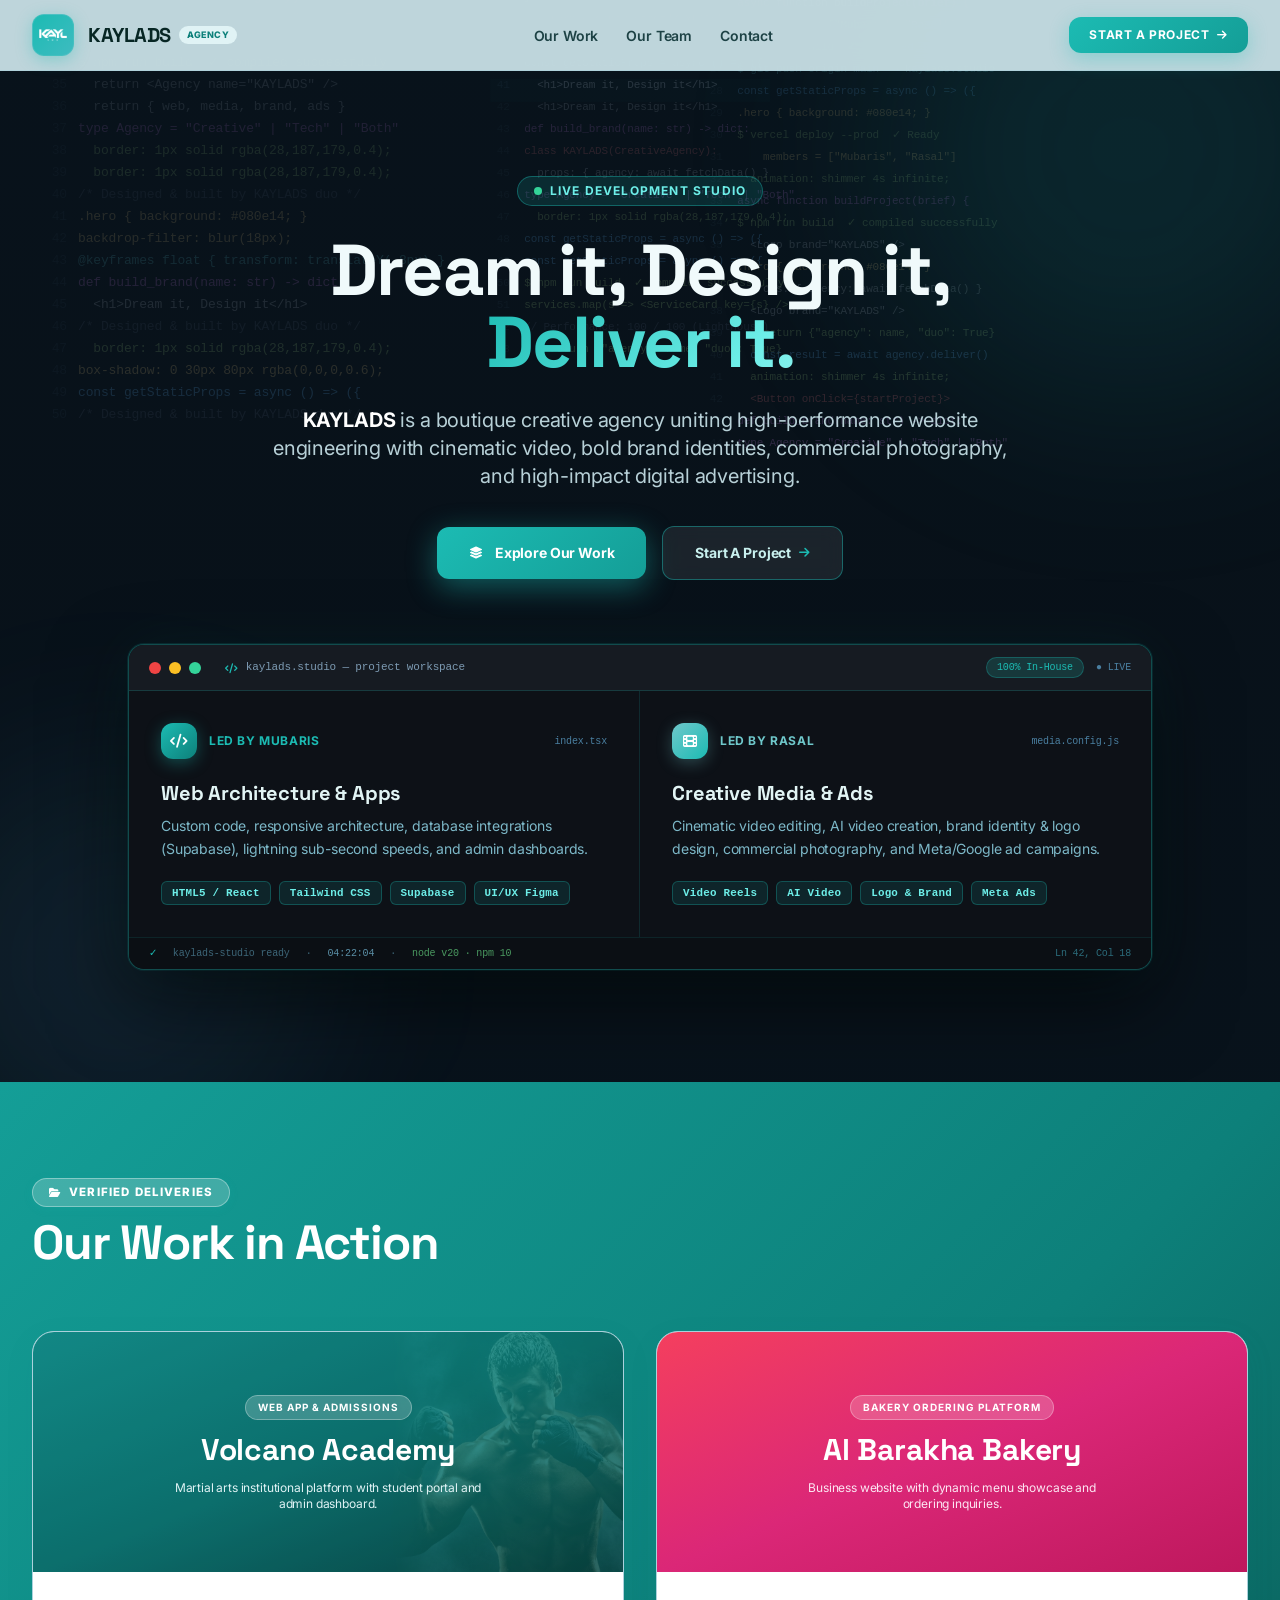
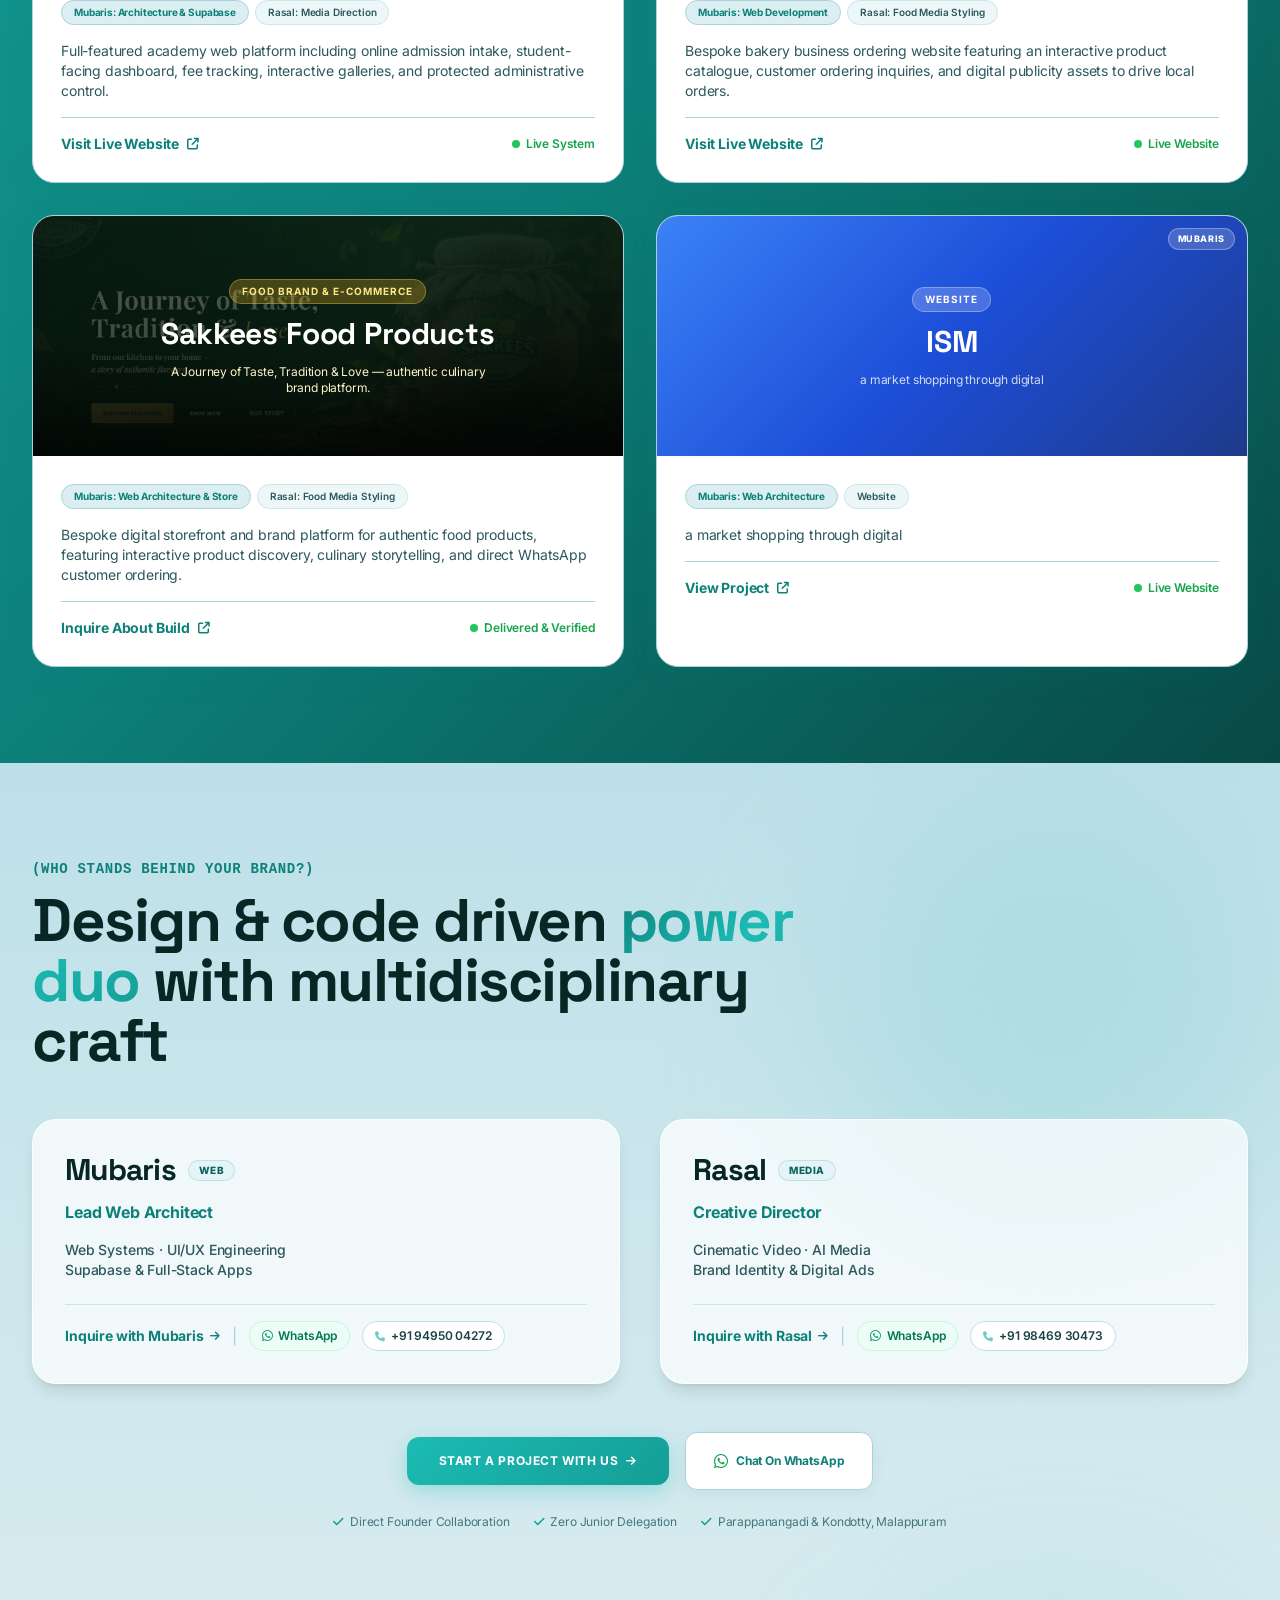
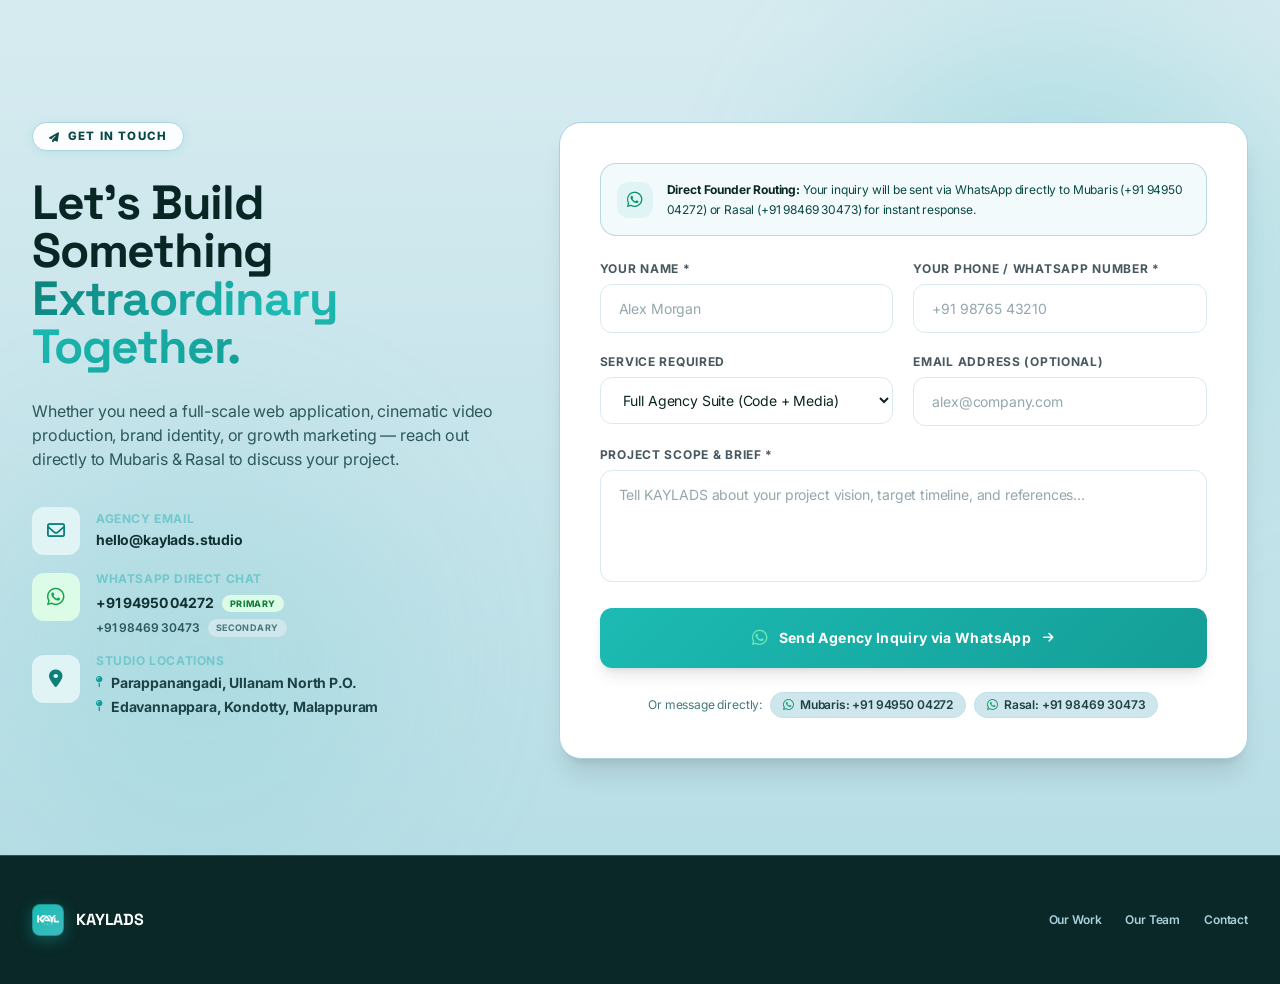
<file: index.html>
<!DOCTYPE html>
<html lang="en" class="scroll-smooth">
<head>
    <meta charset="UTF-8">
    <meta name="viewport" content="width=device-width, initial-scale=1.0">
    <meta http-equiv="X-Content-Type-Options" content="nosniff">
    <meta name="referrer" content="strict-origin-when-cross-origin">
    <link rel="icon" type="image/png" href="kaylads-logo-square-white.png">
    <title data-brand-meta-title>KAYLADS | Two-Person Creative & Digital Agency</title>
    <meta name="description" content="KAYLADS is a premium two-person creative agency founded by Mubaris (Web Architect) and Rasal (Creative Director). We engineer high-performance websites and produce cinematic video, bold brand identities, photography, and high-impact digital advertising.">

    <!-- Google Fonts: Space Grotesk (headings) + Inter (body) -->
    <link rel="preconnect" href="https://fonts.googleapis.com">
    <link rel="preconnect" href="https://fonts.gstatic.com" crossorigin>
    <link href="https://fonts.googleapis.com/css2?family=Space+Grotesk:wght@400;500;600;700;800&family=Inter:wght@300;400;500;600;700;800&display=swap" rel="stylesheet">

    <!-- FontAwesome 6 -->
    <link rel="stylesheet" href="https://cdnjs.cloudflare.com/ajax/libs/font-awesome/6.5.1/css/all.min.css">

    <!-- Pre-compiled stylesheet (offline safe) -->
    <link rel="stylesheet" href="./style.css">

    <!-- Tailwind local engine -->
    <script src="./tailwind.js"></script>
    <script>
        tailwind.config = {
            theme: {
                extend: {
                    fontFamily: {
                        sans: ['"Inter"', 'sans-serif'],
                        display: ['"Space Grotesk"', 'sans-serif']
                    },
                    colors: {
                        violet: {
                            50:  '#f0f9fa',
                            100: '#e0f3f5',
                            200: '#abd1dc',
                            300: '#6fc8cb',
                            400: '#3ebbc0',
                            500: '#1cbbb3',
                            600: '#149e97',
                            700: '#0d807a',
                            800: '#0a635e',
                            900: '#084945',
                        },
                        teal: {
                            50:  '#f0f9fa',
                            100: '#e0f3f5',
                            200: '#abd1dc',
                            300: '#6fc8cb',
                            400: '#3ebbc0',
                            500: '#1cbbb3',
                            600: '#149e97',
                            700: '#0d807a',
                            800: '#0a635e',
                            900: '#084945',
                        },
                        slate: {
                            50:  '#dceef2',
                            100: '#cfe6ec',
                            200: '#bfe0e8',
                            300: '#abd1dc',
                            400: '#71c8cc',
                            500: '#43787c',
                            600: '#2b585c',
                            700: '#1d4245',
                            800: '#123032',
                            900: '#072624',
                        }
                    },
                    animation: {
                        'float': 'float 6s ease-in-out infinite',
                        'pulse-slow': 'pulse 4s cubic-bezier(0.4, 0, 0.6, 1) infinite',
                    },
                    keyframes: {
                        float: {
                            '0%, 100%': { transform: 'translateY(0px)' },
                            '50%': { transform: 'translateY(-8px)' },
                        }
                    }
                }
            }
        }
    </script>

    <style>
        /* ================================================
           KAYLADS AGENCY DESIGN SYSTEM — Turquoise & Ice Blue Theme
           Canvas: Soft Ice Blue (#d6ebf0 / #cbe6ec)
           Soft Accent: Pastel Ice Blue (#abd1dc / #bde0e8)
           Primary Accent: Vibrant Turquoise / Cyan (#1cbbb3 / #149e97)
           Wave & Pattern Accent: Wave Teal (#71c8cc / #3ebbc0)
           Contrast Text: Deep Cyan-Slate (#072624 / #163837 / #2b585c)
        ================================================ */
        :root {
            --bg-canvas: #d6ebf0;
            --bg-surface: #cbe6ec;
            --bg-surface-subtle: #bde0e8;
            --border-light: #abd1dc;
            --border-hover: #1cbbb3;
            --text-heading: #072624;
            --text-body: #163837;
            --text-muted: #3d6062;
            --violet-primary: #1cbbb3;
            --violet-deep: #149e97;
            --violet-soft: #cbe6ec;
        }

        html { scroll-behavior: smooth; }

        body {
            background-color: var(--bg-canvas);
            color: var(--text-body);
            font-family: 'Inter', sans-serif;
            overflow-x: hidden;
            letter-spacing: -0.01em;
        }

        /* ── Custom Scrollbar ── */
        ::-webkit-scrollbar { width: 7px; }
        ::-webkit-scrollbar-track { background: #cbe6ec; }
        ::-webkit-scrollbar-thumb { background: #1cbbb3; border-radius: 4px; }
        ::-webkit-scrollbar-thumb:hover { background: #149e97; }

        /* ── Selection ── */
        ::selection { background: #1cbbb3; color: #ffffff; }

        /* ── Agency Brand Logo ── */
        .agency-logo-badge {
            width: 42px;
            height: 42px;
            border-radius: 12px;
            background: linear-gradient(135deg, #1cbbb3 0%, #3ebbc0 100%);
            display: flex;
            align-items: center;
            justify-content: center;
            box-shadow: 0 4px 16px rgba(28, 187, 179, 0.35);
            flex-shrink: 0;
            transition: transform 0.25s ease;
        }
        .agency-logo-badge:hover {
            transform: scale(1.05);
        }

        /* ── Navigation Glass ── */
        .nav-glass {
            background: rgba(207, 230, 236, 0.92);
            backdrop-filter: blur(20px);
            -webkit-backdrop-filter: blur(20px);
            border-bottom: 1px solid rgba(171, 209, 220, 0.7);
            transition: all 0.3s ease;
        }
        .nav-glass.scrolled {
            box-shadow: 0 8px 30px rgba(13, 128, 122, 0.12);
            background: rgba(195, 224, 231, 0.96);
        }
        .nav-link {
            font-size: 0.875rem;
            font-weight: 600;
            color: #1d4245;
            transition: color 0.2s ease;
        }
        .nav-link:hover { color: #0d807a; }
        .nav-link.active { color: #0d807a; }

        /* ── Primary & Secondary Buttons ── */
        .btn-violet-primary {
            background: linear-gradient(135deg, #1cbbb3 0%, #149e97 100%);
            color: #ffffff;
            font-weight: 700;
            border-radius: 12px;
            transition: all 0.25s cubic-bezier(0.16, 1, 0.3, 1);
            box-shadow: 0 6px 20px rgba(28, 187, 179, 0.32);
            display: inline-flex;
            align-items: center;
            justify-content: center;
            gap: 8px;
        }
        .btn-violet-primary:hover {
            background: linear-gradient(135deg, #149e97 0%, #0d807a 100%);
            transform: translateY(-2px);
            box-shadow: 0 10px 28px rgba(28, 187, 179, 0.42);
            color: #ffffff;
        }

        .btn-violet-secondary {
            background: #ffffff;
            color: #0d807a;
            font-weight: 700;
            border-radius: 12px;
            border: 1.5px solid #abd1dc;
            transition: all 0.25s ease;
            display: inline-flex;
            align-items: center;
            justify-content: center;
            gap: 8px;
            box-shadow: 0 4px 14px rgba(13, 128, 122, 0.08);
        }
        .btn-violet-secondary:hover {
            border-color: #1cbbb3;
            background: #e0f3f5;
            transform: translateY(-2px);
            box-shadow: 0 6px 18px rgba(28, 187, 179, 0.18);
        }

        /* ── Agency Cards ── */
        .agency-card {
            background: #ffffff;
            border: 1.5px solid #abd1dc;
            border-radius: 22px;
            box-shadow: 0 10px 30px rgba(13, 128, 122, 0.08);
            transition: all 0.35s cubic-bezier(0.16, 1, 0.3, 1);
        }
        .agency-card:hover {
            border-color: #1cbbb3;
            box-shadow: 0 18px 45px -8px rgba(28, 187, 179, 0.28);
            transform: translateY(-5px);
        }

        /* ── Featured Highlight Card ── */
        .agency-card-featured {
            background: linear-gradient(135deg, #1cbbb3 0%, #149e97 50%, #0a635e 100%);
            color: #ffffff;
            border: none;
            box-shadow: 0 16px 36px rgba(20, 158, 151, 0.28);
        }
        .agency-card-featured:hover {
            box-shadow: 0 20px 48px rgba(20, 158, 151, 0.38);
            transform: translateY(-5px);
        }

        /* ── Section Labels / Badges ── */
        .agency-label {
            display: inline-flex;
            align-items: center;
            gap: 8px;
            font-size: 0.72rem;
            font-weight: 800;
            letter-spacing: 0.1em;
            text-transform: uppercase;
            color: #084945;
            background: rgba(255, 255, 255, 0.9);
            border: 1px solid #abd1dc;
            padding: 5px 16px;
            border-radius: 9999px;
            box-shadow: 0 2px 10px rgba(28, 187, 179, 0.12);
        }

        /* ── Gradient Text ── */
        .gradient-text {
            background: linear-gradient(135deg, #0d807a 0%, #1cbbb3 50%, #149e97 100%);
            -webkit-background-clip: text;
            -webkit-text-fill-color: transparent;
            background-clip: text;
        }

        /* ── Pills & Tags ── */
        .pill-violet {
            display: inline-block;
            padding: 4px 12px;
            background: #dbeef2;
            color: #0d807a;
            border: 1px solid #abd1dc;
            border-radius: 9999px;
            font-size: 0.72rem;
            font-weight: 700;
        }
        .pill-slate {
            display: inline-block;
            padding: 4px 12px;
            background: #eef7f8;
            color: #2b585c;
            border: 1px solid #cbe6ec;
            border-radius: 9999px;
            font-size: 0.72rem;
            font-weight: 600;
        }

        /* ── Ambient Background Blobs ── */
        .ambient-blob {
            position: absolute;
            border-radius: 9999px;
            pointer-events: none;
            filter: blur(90px);
            opacity: 0.15;
        }

        /* ── Icon Box ── */
        .agency-icon-box {
            width: 54px;
            height: 54px;
            border-radius: 16px;
            display: flex;
            align-items: center;
            justify-content: center;
            font-size: 1.35rem;
            flex-shrink: 0;
            transition: transform 0.3s ease;
        }
        .agency-card:hover .agency-icon-box {
            transform: scale(1.1) rotate(2deg);
        }

        /* ── Workflow Step Numbers ── */
        .step-number {
            font-family: 'Space Grotesk', sans-serif;
            font-size: 2.8rem;
            font-weight: 800;
            background: linear-gradient(135deg, #abd1dc, #6fc8cb);
            -webkit-background-clip: text;
            -webkit-text-fill-color: transparent;
            background-clip: text;
            line-height: 1;
        }

        /* ── Form Inputs ── */
        .agency-input {
            width: 100%;
            padding: 13px 18px;
            background: #ffffff;
            border: 1.5px solid #d8eaee;
            border-radius: 12px;
            color: #0c2423;
            font-size: 0.875rem;
            font-family: 'Inter', sans-serif;
            transition: border-color 0.2s ease, box-shadow 0.2s ease;
            outline: none;
        }
        .agency-input::placeholder { color: #94a7ad; }
        .agency-input:focus {
            border-color: #1cbbb3;
            box-shadow: 0 0 0 3px rgba(28, 187, 179, 0.15);
        }
        .agency-label-text {
            display: block;
            font-size: 0.75rem;
            font-weight: 700;
            color: #47585e;
            text-transform: uppercase;
            letter-spacing: 0.06em;
            margin-bottom: 6px;
        }

        /* ── Scroll Reveal ── */
        .reveal {
            opacity: 0;
            transform: translateY(22px);
            transition: opacity 0.6s cubic-bezier(0.16, 1, 0.3, 1), transform 0.6s cubic-bezier(0.16, 1, 0.3, 1);
        }
        .reveal.visible {
            opacity: 1;
            transform: translateY(0);
        }

        /* ══════════════════════════════════════════════
           KAYLADS LIVE CODING HERO STYLES
        ══════════════════════════════════════════════ */

        /* Hero Section base */
        .kaylads-hero {
            background: #080e14;
            min-height: 100vh;
            position: relative;
        }

        /* Animated code gradient for "Deliver it." */
        .kaylads-code-gradient {
            background: linear-gradient(135deg, #1cbbb3 0%, #6deee8 40%, #a8f3f1 60%, #1cbbb3 100%);
            background-size: 200% 200%;
            -webkit-background-clip: text;
            -webkit-text-fill-color: transparent;
            background-clip: text;
            animation: kaylads-shimmer 4s ease-in-out infinite;
        }
        @keyframes kaylads-shimmer {
            0%   { background-position: 0% 50%; }
            50%  { background-position: 100% 50%; }
            100% { background-position: 0% 50%; }
        }

        /* Code tag pills inside editor mockup */
        .kaylads-code-tag {
            display: inline-block;
            padding: 3px 10px;
            border-radius: 6px;
            font-size: 0.68rem;
            font-weight: 700;
            font-family: 'Courier New', monospace;
            background: rgba(28, 187, 179, 0.12);
            color: #6deee8;
            border: 1px solid rgba(28, 187, 179, 0.3);
            letter-spacing: 0.02em;
            transition: background 0.2s ease;
        }
        .kaylads-code-tag:hover {
            background: rgba(28, 187, 179, 0.22);
        }

        /* Reduced motion: disable canvas animation, show static dark bg */
        @media (prefers-reduced-motion: reduce) {
            .kaylads-hero canvas { display: none; }
            .kaylads-code-gradient { animation: none; }
        }

        /* Mobile tweaks for hero canvas */
        @media (max-width: 640px) {
            .kaylads-hero { min-height: auto; }
        }
    </style>
</head>

<body style="background:#d6ebf0; color:#163837;">

    <!-- ============================================================ -->
    <!-- NAVIGATION BAR                                               -->
    <!-- ============================================================ -->
    <nav id="mainNav" class="nav-glass fixed top-0 left-0 right-0 z-50 py-3.5">
        <div class="max-w-7xl mx-auto px-4 sm:px-6 lg:px-8">
            <div class="flex items-center justify-between">

                <!-- Agency Logo & Wordmark -->
                <a href="#home" class="flex items-center gap-3.5 group">
                    <div class="agency-logo-badge overflow-hidden p-1.5 border border-teal-300/40">
                        <img src="kaylads-logo-white.png" alt="KAYLADS Logo" class="w-full h-full object-contain">
                    </div>
                    <div>
                        <div class="flex items-center gap-2">
                            <span class="font-display font-extrabold text-xl text-slate-900 tracking-tight leading-none" data-brand-name>KAYLADS</span>
                            <span class="text-[9px] font-extrabold bg-violet-100 text-violet-700 px-2 py-0.5 rounded-full uppercase tracking-wider">Agency</span>
                        </div>
                    </div>
                </a>

                <!-- Desktop Navigation Links -->
                <div class="hidden md:flex items-center gap-7">
                    <a href="#work" class="nav-link">Our Work</a>
                    <a href="#team" class="nav-link">Our Team</a>
                    <a href="#contact" class="nav-link">Contact</a>
                </div>

                <!-- CTA & Mobile Toggle -->
                <div class="flex items-center gap-3">
                    <a href="#contact" class="hidden sm:inline-flex btn-violet-primary px-5 py-2.5 text-xs uppercase tracking-wider">
                        <span>Start A Project</span>
                        <i class="fa-solid fa-arrow-right text-[11px]"></i>
                    </a>
                    <button id="mobileMenuBtn" class="md:hidden p-2.5 rounded-xl border border-violet-200 text-slate-600 hover:text-violet-600 hover:border-violet-300 transition" aria-label="Toggle Menu">
                        <i class="fa-solid fa-bars text-lg" id="menuIcon"></i>
                    </button>
                </div>

            </div>
        </div>

        <!-- Mobile Drawer Menu -->
        <div id="mobileMenu" class="hidden md:hidden border-t border-violet-200 px-6 py-5 space-y-4 backdrop-blur-xl" style="background:rgba(207,230,236,0.98);">
            <a href="#work" onclick="toggleMenu()" class="block text-base font-semibold text-slate-700 hover:text-violet-600 transition py-1">Our Work</a>
            <a href="#team" onclick="toggleMenu()" class="block text-base font-semibold text-slate-700 hover:text-violet-600 transition py-1">Our Team</a>
            <a href="#contact" onclick="toggleMenu()" class="block text-base font-semibold text-slate-700 hover:text-violet-600 transition py-1">Contact</a>
            <a href="#contact" onclick="toggleMenu()" class="btn-violet-primary block w-full text-center py-3 text-sm font-bold">Start A Project</a>
        </div>
    </nav>

    <!-- ============================================================ -->
    <!-- HERO SECTION — Live Coding Background                        -->
    <!-- ============================================================ -->
    <header id="home" class="kaylads-hero relative pt-32 pb-20 md:pt-44 md:pb-28 overflow-hidden">

        <!-- Live Coding Canvas (z-index:0, covers entire hero) -->
        <canvas id="codeCanvas" aria-hidden="true" style="position:absolute;inset:0;width:100%;height:100%;z-index:0;pointer-events:none;"></canvas>

        <!-- Dark Overlay for readability -->
        <div style="position:absolute;inset:0;z-index:1;background:linear-gradient(180deg,rgba(8,20,30,0.72) 0%,rgba(8,20,30,0.55) 50%,rgba(8,20,30,0.72) 100%);pointer-events:none;"></div>

        <!-- Ambient Cyan Glows -->
        <div style="position:absolute;width:500px;height:500px;border-radius:9999px;background:rgba(28,187,179,0.12);filter:blur(100px);top:-100px;right:-100px;z-index:1;pointer-events:none;"></div>
        <div style="position:absolute;width:400px;height:400px;border-radius:9999px;background:rgba(100,200,255,0.08);filter:blur(90px);bottom:-80px;left:-80px;z-index:1;pointer-events:none;"></div>

        <div class="max-w-7xl mx-auto px-4 sm:px-6 lg:px-8 relative" style="z-index:2;">

            <div class="text-center max-w-4xl mx-auto space-y-7 mb-16">

                <!-- Live Coding Label -->
                <div class="inline-flex items-center gap-2 px-4 py-1.5 rounded-full text-xs font-bold uppercase tracking-widest" style="background:rgba(28,187,179,0.15);border:1px solid rgba(28,187,179,0.4);color:#6deee8;">
                    <span class="w-2 h-2 rounded-full bg-emerald-400 animate-pulse inline-block"></span>
                    Live Development Studio
                </div>

                <!-- Agency Headline -->
                <h1 class="font-display font-extrabold text-4xl sm:text-6xl lg:text-7xl tracking-tight leading-[1.08]" style="color:#f0fafb;">
                    Dream it, Design it,<br class="hidden sm:inline">
                    <span class="kaylads-code-gradient">Deliver it.</span>
                </h1>

                <!-- Agency Sub-copy -->
                <p class="text-base sm:text-lg lg:text-xl font-normal leading-relaxed max-w-3xl mx-auto" style="color:rgba(203,230,236,0.9);">
                    <strong style="color:#ffffff;font-weight:700;">KAYLADS</strong> is a boutique creative agency uniting high-performance website engineering with cinematic video, bold brand identities, commercial photography, and high-impact digital advertising.
                </p>

                <!-- Dual Action CTAs -->
                <div class="flex flex-col sm:flex-row items-center justify-center gap-4 pt-2">
                    <a href="#work" class="btn-violet-primary w-full sm:w-auto px-8 py-4 text-sm" style="box-shadow:0 8px 30px rgba(28,187,179,0.45);">
                        <i class="fa-solid fa-layer-group text-xs mr-1"></i>
                        <span>Explore Our Work</span>
                    </a>
                    <a href="#contact" class="w-full sm:w-auto px-8 py-4 text-sm font-bold rounded-xl flex items-center justify-center gap-2 transition-all" style="background:rgba(255,255,255,0.08);color:#c8f0ee;border:1.5px solid rgba(28,187,179,0.45);backdrop-filter:blur(8px);" onmouseover="this.style.background='rgba(28,187,179,0.18)'" onmouseout="this.style.background='rgba(255,255,255,0.08)'">
                        <span>Start A Project</span>
                        <i class="fa-solid fa-arrow-right text-xs" style="color:#1cbbb3;"></i>
                    </a>
                </div>

            </div>

            <!-- Code Editor Mockup (Two-Pillar Showcase) -->
            <div class="max-w-5xl mx-auto reveal">
                <!-- Outer editor chrome -->
                <div class="rounded-2xl overflow-hidden shadow-2xl" style="background:#0d1117;border:1px solid rgba(28,187,179,0.35);box-shadow:0 30px 80px rgba(0,0,0,0.6),0 0 0 1px rgba(28,187,179,0.15),0 0 60px rgba(28,187,179,0.08);">

                    <!-- Editor Title Bar -->
                    <div class="flex items-center justify-between px-5 py-3" style="background:#161b22;border-bottom:1px solid rgba(28,187,179,0.2);">
                        <div class="flex items-center gap-2">
                            <span class="w-3 h-3 rounded-full bg-red-500 inline-block"></span>
                            <span class="w-3 h-3 rounded-full bg-amber-400 inline-block"></span>
                            <span class="w-3 h-3 rounded-full bg-emerald-400 inline-block"></span>
                            <div class="ml-4 flex items-center gap-2 text-[11px] font-mono" style="color:#7d9bb3;">
                                <i class="fa-solid fa-code text-[10px]" style="color:#1cbbb3;"></i>
                                <span>kaylads.studio — project workspace</span>
                            </div>
                        </div>
                        <div class="flex items-center gap-3 text-[10px] font-mono" style="color:#4a7fa0;">
                            <span style="background:rgba(28,187,179,0.18);color:#1cbbb3;padding:2px 10px;border-radius:20px;border:1px solid rgba(28,187,179,0.3);">100% In-House</span>
                            <span>● LIVE</span>
                        </div>
                    </div>

                    <!-- Editor Body — Dual Pillars -->
                    <div class="grid grid-cols-1 md:grid-cols-2 gap-0">

                        <!-- Pillar 1: Web Engineering -->
                        <div class="p-6 sm:p-8" style="border-right:1px solid rgba(28,187,179,0.15);">
                            <div class="flex items-center justify-between mb-5">
                                <div class="flex items-center gap-3">
                                    <div class="w-9 h-9 rounded-xl flex items-center justify-center" style="background:linear-gradient(135deg,#1cbbb3,#0d807a);box-shadow:0 4px 16px rgba(28,187,179,0.35);">
                                        <i class="fa-solid fa-code text-white text-sm"></i>
                                    </div>
                                    <span class="text-xs font-bold uppercase tracking-wider" style="color:#1cbbb3;">Led by Mubaris</span>
                                </div>
                                <span class="text-[10px] font-mono" style="color:#4a7fa0;">index.tsx</span>
                            </div>
                            <h3 class="font-display font-bold text-xl mb-2" style="color:#e2f5f5;">Web Architecture &amp; Apps</h3>
                            <p class="text-sm leading-relaxed mb-5" style="color:#7db8c8;">
                                Custom code, responsive architecture, database integrations (Supabase), lightning sub-second speeds, and admin dashboards.
                            </p>
                            <div class="flex flex-wrap gap-2">
                                <span class="kaylads-code-tag">HTML5 / React</span>
                                <span class="kaylads-code-tag">Tailwind CSS</span>
                                <span class="kaylads-code-tag">Supabase</span>
                                <span class="kaylads-code-tag">UI/UX Figma</span>
                            </div>
                        </div>

                        <!-- Pillar 2: Creative Media -->
                        <div class="p-6 sm:p-8">
                            <div class="flex items-center justify-between mb-5">
                                <div class="flex items-center gap-3">
                                    <div class="w-9 h-9 rounded-xl flex items-center justify-center" style="background:linear-gradient(135deg,#6fc8cb,#1cbbb3);box-shadow:0 4px 16px rgba(111,200,203,0.3);">
                                        <i class="fa-solid fa-film text-white text-sm"></i>
                                    </div>
                                    <span class="text-xs font-bold uppercase tracking-wider" style="color:#6fc8cb;">Led by Rasal</span>
                                </div>
                                <span class="text-[10px] font-mono" style="color:#4a7fa0;">media.config.js</span>
                            </div>
                            <h3 class="font-display font-bold text-xl mb-2" style="color:#e2f5f5;">Creative Media &amp; Ads</h3>
                            <p class="text-sm leading-relaxed mb-5" style="color:#7db8c8;">
                                Cinematic video editing, AI video creation, brand identity &amp; logo design, commercial photography, and Meta/Google ad campaigns.
                            </p>
                            <div class="flex flex-wrap gap-2">
                                <span class="kaylads-code-tag">Video Reels</span>
                                <span class="kaylads-code-tag">AI Video</span>
                                <span class="kaylads-code-tag">Logo &amp; Brand</span>
                                <span class="kaylads-code-tag">Meta Ads</span>
                            </div>
                        </div>

                    </div>

                    <!-- Terminal Status Bar -->
                    <div class="flex items-center gap-4 px-5 py-2 text-[10px] font-mono" style="background:#0b0f14;border-top:1px solid rgba(28,187,179,0.12);color:#3d6678;">
                        <span style="color:#1cbbb3;">✓</span>
                        <span>kaylads-studio ready</span>
                        <span>·</span>
                        <span id="terminalClock" style="color:#5a8fa6;"></span>
                        <span>·</span>
                        <span style="color:#4a9960;">node v20 · npm 10</span>
                        <span class="ml-auto" style="color:#2b6b7a;">Ln 42, Col 18</span>
                    </div>

                </div>
            </div>

        </div>
    </header>

    <!-- ============================================================ -->
    <!-- OUR WORK / FEATURED PROJECTS                                 -->
    <!-- ============================================================ -->
    <section id="work" class="py-24 relative z-10" style="background: linear-gradient(135deg, #149e97 0%, #0d807a 50%, #084945 100%);">
        <div class="max-w-7xl mx-auto px-4 sm:px-6 lg:px-8">

            <div class="mb-16 reveal">
                <div class="space-y-3">
                    <span class="agency-label" style="background:rgba(255,255,255,0.2); color:#ffffff; border-color:rgba(255,255,255,0.35); backdrop-blur-sm;"><i class="fa-solid fa-folder-open text-[10px]"></i> Verified Deliveries</span>
                    <h2 class="font-display font-extrabold text-3xl sm:text-5xl text-white tracking-tight">
                        Our Work in Action
                    </h2>
                </div>
            </div>

            <!-- Featured Project Cards Grid (2x2 Balanced Agency Showcase) -->
            <div id="projectsGrid" class="grid grid-cols-1 md:grid-cols-2 gap-8">

                <!-- Project 1: Volcano Martial Arts Academy -->
                <div class="agency-card overflow-hidden reveal group">
                    <a href="https://volcanoacademy.vercel.app" target="_blank" rel="noopener noreferrer" class="block h-60 bg-gradient-to-br from-violet-600 via-violet-700 to-violet-900 relative flex items-center justify-center p-6 transition group-hover:brightness-105">
                        <div class="absolute inset-0 opacity-15" style="background-image: url('hero-bg.jpg'); background-size: cover; background-position: center;"></div>
                        <div class="relative z-10 text-center space-y-3">
                            <span class="inline-block px-3 py-1 bg-white/20 border border-white/30 text-white text-[10px] font-bold uppercase tracking-widest rounded-full">Web App &amp; Admissions</span>
                            <h3 class="font-display font-bold text-2xl sm:text-3xl text-white">Volcano Academy</h3>
                            <p class="text-xs text-violet-100 max-w-xs mx-auto">Martial arts institutional platform with student portal and admin dashboard.</p>
                        </div>
                    </a>
                    <div class="p-7 space-y-4">
                        <div class="flex flex-wrap gap-1.5">
                            <span class="pill-violet text-[10px]">Mubaris: Architecture &amp; Supabase</span>
                            <span class="pill-slate text-[10px]">Rasal: Media Direction</span>
                        </div>
                        <p class="text-slate-600 text-xs sm:text-sm leading-relaxed">
                            Full-featured academy web platform including online admission intake, student-facing dashboard, fee tracking, interactive galleries, and protected administrative control.
                        </p>
                        <div class="flex items-center justify-between pt-4 border-t border-violet-200">
                            <a href="https://volcanoacademy.vercel.app" target="_blank" rel="noopener noreferrer" class="text-sm font-bold text-violet-700 hover:text-violet-900 flex items-center gap-2 transition">
                                <span>Visit Live Website</span>
                                <i class="fa-solid fa-arrow-up-right-from-square text-xs"></i>
                            </a>
                            <span class="text-xs text-green-600 font-semibold flex items-center gap-1.5">
                                <span class="w-2 h-2 rounded-full bg-green-500 animate-pulse inline-block"></span>
                                Live System
                            </span>
                        </div>
                    </div>
                </div>

                <!-- Project 2: Al Barakha Bakery -->
                <div class="agency-card overflow-hidden reveal group">
                    <a href="https://albarakhabakery.vercel.app" target="_blank" rel="noopener noreferrer" class="block h-60 bg-gradient-to-br from-rose-500 via-pink-600 to-pink-700 relative flex items-center justify-center p-6 transition group-hover:brightness-105">
                        <div class="relative z-10 text-center space-y-3">
                            <span class="inline-block px-3 py-1 bg-white/20 border border-white/30 text-white text-[10px] font-bold uppercase tracking-widest rounded-full">Bakery Ordering Platform</span>
                            <h3 class="font-display font-bold text-2xl sm:text-3xl text-white">Al Barakha Bakery</h3>
                            <p class="text-xs text-pink-100 max-w-xs mx-auto">Business website with dynamic menu showcase and ordering inquiries.</p>
                        </div>
                    </a>
                    <div class="p-7 space-y-4">
                        <div class="flex flex-wrap gap-1.5">
                            <span class="pill-violet text-[10px]">Mubaris: Web Development</span>
                            <span class="pill-slate text-[10px]">Rasal: Food Media Styling</span>
                        </div>
                        <p class="text-slate-600 text-xs sm:text-sm leading-relaxed">
                            Bespoke bakery business ordering website featuring an interactive product catalogue, customer ordering inquiries, and digital publicity assets to drive local orders.
                        </p>
                        <div class="flex items-center justify-between pt-4 border-t border-violet-200">
                            <a href="https://albarakhabakery.vercel.app" target="_blank" rel="noopener noreferrer" class="text-sm font-bold text-violet-700 hover:text-violet-900 flex items-center gap-2 transition">
                                <span>Visit Live Website</span>
                                <i class="fa-solid fa-arrow-up-right-from-square text-xs"></i>
                            </a>
                            <span class="text-xs text-green-600 font-semibold flex items-center gap-1.5">
                                <span class="w-2 h-2 rounded-full bg-green-500 animate-pulse inline-block"></span>
                                Live Website
                            </span>
                        </div>
                    </div>
                </div>

                <!-- Project 3: Sakkees Food Products -->
                <div class="agency-card overflow-hidden reveal group">
                    <div class="block h-60 relative flex items-center justify-center p-6 transition group-hover:brightness-105 overflow-hidden" style="background: linear-gradient(135deg, #0c2b1e 0%, #17422a 50%, #081c13 100%);">
                        <div class="absolute inset-0 bg-cover bg-center opacity-40 transition-transform duration-500 group-hover:scale-105" style="background-image: url('sakkees-banner.png');"></div>
                        <div class="absolute inset-0 bg-gradient-to-t from-black/85 via-black/40 to-black/25"></div>
                        <div class="relative z-10 text-center space-y-3">
                            <span class="inline-block px-3 py-1 bg-amber-400/25 border border-amber-300/35 text-amber-200 text-[10px] font-bold uppercase tracking-widest rounded-full">Food Brand &amp; E-commerce</span>
                            <h3 class="font-display font-bold text-2xl sm:text-3xl text-white">Sakkees Food Products</h3>
                            <p class="text-xs text-amber-100 max-w-xs mx-auto">A Journey of Taste, Tradition &amp; Love — authentic culinary brand platform.</p>
                        </div>
                    </div>
                    <div class="p-7 space-y-4">
                        <div class="flex flex-wrap gap-1.5">
                            <span class="pill-violet text-[10px]">Mubaris: Web Architecture &amp; Store</span>
                            <span class="pill-slate text-[10px]">Rasal: Food Media Styling</span>
                        </div>
                        <p class="text-slate-600 text-xs sm:text-sm leading-relaxed">
                            Bespoke digital storefront and brand platform for authentic food products, featuring interactive product discovery, culinary storytelling, and direct WhatsApp customer ordering.
                        </p>
                        <div class="flex items-center justify-between pt-4 border-t border-violet-200">
                            <a href="https://wa.me/919495004272?text=Hi%20KAYLADS,%20I%20saw%20the%20Sakkees%20Food%20Products%20project%20and%20would%20like%20to%20inquire%20about%20a%20similar%20build." target="_blank" rel="noopener noreferrer" class="text-sm font-bold text-violet-700 hover:text-violet-900 flex items-center gap-2 transition">
                                <span>Inquire About Build</span>
                                <i class="fa-solid fa-arrow-up-right-from-square text-xs"></i>
                            </a>
                            <span class="text-xs text-green-600 font-semibold flex items-center gap-1.5">
                                <span class="w-2 h-2 rounded-full bg-green-500 animate-pulse inline-block"></span>
                                Delivered &amp; Verified
                            </span>
                        </div>
                    </div>
                </div>

                <!-- Additional dynamic projects injected here by JS -->

            </div>

        </div>
    </section>

    <!-- ============================================================ -->
    <!-- OUR TEAM / TWO-PERSON AGENCY PROFILES                        -->
    <!-- ============================================================ -->
    <section id="team" class="py-24 relative z-10 overflow-hidden" style="background: linear-gradient(180deg, #bde0e8 0%, #cbe6ec 50%, #d6ebf0 100%);">
        <!-- Ambient subtle background blob -->
        <div class="ambient-blob w-[450px] h-[450px] bg-violet-300 top-10 right-0" style="z-index:0; opacity:0.25;"></div>

        <div class="max-w-7xl mx-auto px-4 sm:px-6 lg:px-8 relative z-10">

            <!-- Section Header -->
            <div class="mb-12 reveal max-w-3xl">
                <span class="text-teal-700 font-mono text-xs sm:text-sm font-bold uppercase tracking-wider block mb-3">
                    (Who stands behind your brand?)
                </span>
                <h2 class="font-display font-extrabold text-3xl sm:text-5xl lg:text-6xl text-slate-900 tracking-tight leading-[1.12]">
                    Design &amp; code driven <span class="gradient-text">power duo</span> with multidisciplinary craft
                </h2>

            </div>

            <!-- Two-Column Power Duo Layout: Mubaris & Rasal with Work & Contact -->
            <div class="grid grid-cols-1 lg:grid-cols-2 gap-8 lg:gap-10 items-stretch reveal">

                <!-- Member 1: Mubaris (Lead Web Architect) -->
                <div class="rounded-3xl p-6 sm:p-8 border border-white/80 shadow-lg flex flex-col justify-between space-y-6" style="background: rgba(255, 255, 255, 0.72); backdrop-filter: blur(12px);">
                    <div class="space-y-3">
                        <div class="flex items-center gap-3">
                            <h3 class="font-display font-extrabold text-2xl sm:text-3xl text-slate-900 tracking-tight">Mubaris</h3>
                            <span class="text-[10px] font-extrabold uppercase tracking-wider text-teal-800 bg-teal-100/70 border border-teal-200/60 px-2.5 py-0.5 rounded-full">WEB</span>
                        </div>
                        <p class="text-sm sm:text-base font-bold text-teal-700">Lead Web Architect</p>
                        <p class="text-xs sm:text-sm text-slate-600 font-medium leading-relaxed pt-1">
                            Web Systems · UI/UX Engineering<br>
                            Supabase &amp; Full-Stack Apps
                        </p>

                    </div>

                    <div class="pt-4 border-t border-slate-200/80 flex flex-wrap items-center gap-3">
                        <a href="https://wa.me/919495004272?text=Hi%20Mubaris,%20I%20would%20like%20to%20discuss%20a%20web%20project." target="_blank" rel="noopener noreferrer" class="inline-flex items-center gap-1.5 text-xs sm:text-sm font-bold text-teal-700 hover:text-teal-900 transition group">
                            <span>Inquire with Mubaris</span>
                            <i class="fa-solid fa-arrow-right text-[11px] group-hover:translate-x-1 transition-transform"></i>
                        </a>
                        <span class="text-slate-300">|</span>
                        <a href="https://wa.me/919495004272?text=Hi%20Mubaris,%20I%20would%20like%20to%20discuss%20a%20web%20project." target="_blank" rel="noopener noreferrer" class="inline-flex items-center gap-1.5 px-3 py-1.5 rounded-full text-xs font-semibold bg-emerald-50 text-emerald-700 hover:bg-emerald-100 border border-emerald-200/60 transition">
                            <i class="fa-brands fa-whatsapp text-emerald-600"></i>
                            <span>WhatsApp</span>
                        </a>
                        <a href="tel:+919495004272" class="inline-flex items-center gap-1.5 px-3 py-1.5 rounded-full text-xs font-semibold bg-white text-slate-700 hover:bg-slate-50 border border-slate-200 transition">
                            <i class="fa-solid fa-phone text-slate-400 text-[10px]"></i>
                            <span>+91 94950 04272</span>
                        </a>
                    </div>
                </div>

                <!-- Member 2: Rasal (Creative Director) -->
                <div class="rounded-3xl p-6 sm:p-8 border border-white/80 shadow-lg flex flex-col justify-between space-y-6" style="background: rgba(255, 255, 255, 0.72); backdrop-filter: blur(12px);">
                    <div class="space-y-3">
                        <div class="flex items-center gap-3">
                            <h3 class="font-display font-extrabold text-2xl sm:text-3xl text-slate-900 tracking-tight">Rasal</h3>
                            <span class="text-[10px] font-extrabold uppercase tracking-wider text-teal-800 bg-teal-100/70 border border-teal-200/60 px-2.5 py-0.5 rounded-full">MEDIA</span>
                        </div>
                        <p class="text-sm sm:text-base font-bold text-teal-700">Creative Director</p>
                        <p class="text-xs sm:text-sm text-slate-600 font-medium leading-relaxed pt-1">
                            Cinematic Video · AI Media<br>
                            Brand Identity &amp; Digital Ads
                        </p>

                    </div>

                    <div class="pt-4 border-t border-slate-200/80 flex flex-wrap items-center gap-3">
                        <a href="https://wa.me/919846930473?text=Hi%20Rasal,%20I%20would%20like%20to%20discuss%20a%20creative%20or%20media%20project." target="_blank" rel="noopener noreferrer" class="inline-flex items-center gap-1.5 text-xs sm:text-sm font-bold text-teal-700 hover:text-teal-900 transition group">
                            <span>Inquire with Rasal</span>
                            <i class="fa-solid fa-arrow-right text-[11px] group-hover:translate-x-1 transition-transform"></i>
                        </a>
                        <span class="text-slate-300">|</span>
                        <a href="https://wa.me/919846930473?text=Hi%20Rasal,%20I%20would%20like%20to%20discuss%20a%20creative%20or%20media%20project." target="_blank" rel="noopener noreferrer" class="inline-flex items-center gap-1.5 px-3 py-1.5 rounded-full text-xs font-semibold bg-emerald-50 text-emerald-700 hover:bg-emerald-100 border border-emerald-200/60 transition">
                            <i class="fa-brands fa-whatsapp text-emerald-600"></i>
                            <span>WhatsApp</span>
                        </a>
                        <a href="tel:+919846930473" class="inline-flex items-center gap-1.5 px-3 py-1.5 rounded-full text-xs font-semibold bg-white text-slate-700 hover:bg-slate-50 border border-slate-200 transition">
                            <i class="fa-solid fa-phone text-slate-400 text-[10px]"></i>
                            <span>+91 98469 30473</span>
                        </a>
                    </div>
                </div>

            </div>

            <!-- Bottom Studio Action Buttons (Matching Given Image 1) -->
            <div class="pt-12 flex flex-col sm:flex-row items-center justify-center gap-4 reveal">
                <a href="#contact" class="btn-violet-primary w-full sm:w-auto px-8 py-4 text-xs font-bold uppercase tracking-wider">
                    <span>START A PROJECT WITH US</span>
                    <i class="fa-solid fa-arrow-right text-[11px]"></i>
                </a>
                <a href="https://wa.me/919495004272?text=Hi%20KAYLADS%20team,%20I'd%20like%20to%20discuss%20a%20project." target="_blank" rel="noopener noreferrer" class="btn-violet-secondary w-full sm:w-auto px-7 py-4 text-xs font-bold">
                    <i class="fa-brands fa-whatsapp text-green-600 text-base"></i>
                    <span>Chat On WhatsApp</span>
                </a>
            </div>

            <!-- Trust Assurance Tags -->
            <div class="flex flex-wrap items-center justify-center gap-6 pt-6 text-xs text-slate-500 reveal">
                <span class="flex items-center gap-1.5"><i class="fa-solid fa-check text-teal-600"></i> Direct Founder Collaboration</span>
                <span class="flex items-center gap-1.5"><i class="fa-solid fa-check text-teal-600"></i> Zero Junior Delegation</span>
                <span class="flex items-center gap-1.5"><i class="fa-solid fa-check text-teal-600"></i> Parappanangadi &amp; Kondotty, Malappuram</span>
            </div>

        </div>
    </section>


    <!-- ============================================================ -->
    <!-- CONTACT SECTION                                              -->
    <!-- ============================================================ -->
    <section id="contact" class="py-24 relative z-10" style="background: linear-gradient(180deg, #d6ebf0 0%, #b8dee6 100%);">

        <!-- Ambient Blobs -->
        <div class="ambient-blob w-[450px] h-[450px] bg-violet-400 top-0 right-0" style="z-index:0; opacity:0.22;"></div>
        <div class="ambient-blob w-[400px] h-[400px] bg-violet-300 bottom-0 left-0" style="z-index:0; opacity:0.2;"></div>

        <div class="max-w-7xl mx-auto px-4 sm:px-6 lg:px-8 relative z-10">

            <div class="grid grid-cols-1 lg:grid-cols-12 gap-12 items-start">

                <!-- Left Column: Agency Contact Details -->
                <div class="lg:col-span-5 space-y-7 reveal">
                    <span class="agency-label"><i class="fa-solid fa-paper-plane text-[10px]"></i> Get in Touch</span>
                    <h2 class="font-display font-extrabold text-3xl sm:text-5xl text-slate-900 tracking-tight leading-tight">
                        Let's Build Something <br><span class="gradient-text">Extraordinary Together.</span>
                    </h2>
                    <p class="text-slate-600 text-sm sm:text-base leading-relaxed">
                        Whether you need a full-scale web application, cinematic video production, brand identity, or growth marketing — reach out directly to Mubaris &amp; Rasal to discuss your project.
                    </p>

                    <div class="space-y-4 pt-2">

                        <!-- Email Card -->
                        <div class="flex items-center gap-4">
                            <div class="w-12 h-12 rounded-xl bg-violet-100 text-violet-700 flex items-center justify-center text-lg flex-shrink-0">
                                <i class="fa-regular fa-envelope"></i>
                            </div>
                            <div>
                                <span class="text-xs text-slate-400 font-bold uppercase tracking-wider block">Agency Email</span>
                                <a href="mailto:hello@kaylads.studio" data-brand-email class="text-sm font-bold text-slate-800 hover:text-violet-700 transition">hello@kaylads.studio</a>
                            </div>
                        </div>

                        <!-- WhatsApp Direct Chat Card -->
                        <div class="flex items-start gap-4">
                            <div class="w-12 h-12 rounded-xl bg-green-100 text-green-600 flex items-center justify-center text-lg flex-shrink-0 mt-0.5">
                                <i class="fa-brands fa-whatsapp text-xl"></i>
                            </div>
                            <div class="space-y-1.5">
                                <span class="text-xs text-slate-400 font-bold uppercase tracking-wider block">WhatsApp Direct Chat</span>
                                <div class="flex items-center gap-2">
                                    <a href="https://wa.me/919495004272" target="_blank" rel="noopener noreferrer" data-brand-whatsapp-primary class="text-sm font-bold text-slate-800 hover:text-green-600 transition">+91 94950 04272</a>
                                    <span class="text-[9px] font-extrabold uppercase tracking-wider bg-green-100 text-green-700 px-2 py-0.5 rounded-full">Primary</span>
                                </div>
                                <div class="flex items-center gap-2">
                                    <a href="https://wa.me/919846930473" target="_blank" rel="noopener noreferrer" data-brand-whatsapp-secondary class="text-xs font-semibold text-slate-600 hover:text-green-600 transition">+91 98469 30473</a>
                                    <span class="text-[9px] font-bold uppercase tracking-wider bg-slate-100 text-slate-500 px-2 py-0.5 rounded-full">Secondary</span>
                                </div>
                            </div>
                        </div>

                        <!-- Location Card -->
                        <div class="flex items-start gap-4">
                            <div class="w-12 h-12 rounded-xl bg-violet-100 text-violet-700 flex items-center justify-center text-lg flex-shrink-0 mt-0.5">
                                <i class="fa-solid fa-location-dot"></i>
                            </div>
                            <div class="space-y-1">
                                <span class="text-xs text-slate-400 font-bold uppercase tracking-wider block">Studio Locations</span>
                                <div class="text-sm font-bold text-slate-700 flex items-center gap-2">
                                    <i class="fa-solid fa-map-pin text-[11px] text-violet-600"></i>
                                    <span data-brand-location-primary>Parappanangadi, Ullanam North P.O.</span>
                                </div>
                                <div class="text-sm font-bold text-slate-700 flex items-center gap-2">
                                    <i class="fa-solid fa-map-pin text-[11px] text-violet-600"></i>
                                    <span data-brand-location-secondary>Edavannappara, Kondotty, Malappuram</span>
                                </div>
                            </div>
                        </div>

                    </div>
                </div>

                <!-- Right Column: Interactive Project Inquiry Form -->
                <div class="lg:col-span-7 reveal">
                    <div class="agency-card p-8 sm:p-10 shadow-xl border-violet-200" style="background:#ffffff;">

                        <!-- WhatsApp Direct Inquiry Note -->
                        <div class="mb-6 p-4 rounded-2xl bg-teal-50/80 border border-teal-200/80 text-teal-900 text-xs flex items-center gap-3.5">
                            <div class="w-9 h-9 rounded-xl bg-teal-100 text-teal-700 flex items-center justify-center shrink-0">
                                <i class="fa-brands fa-whatsapp text-lg text-emerald-600"></i>
                            </div>
                            <div class="leading-relaxed">
                                <strong class="font-bold text-slate-900 block sm:inline">Direct Founder Routing:</strong>
                                <span>Your inquiry will be sent via WhatsApp directly to Mubaris (+91 94950 04272) or Rasal (+91 98469 30473) for instant response.</span>
                            </div>
                        </div>

                        <form id="contactForm" onsubmit="handleFormSubmit(event)" class="space-y-5">

                            <div class="grid grid-cols-1 sm:grid-cols-2 gap-5">
                                <div>
                                    <label class="agency-label-text">Your Name *</label>
                                    <input type="text" name="name" id="contactName" required placeholder="Alex Morgan" class="agency-input">
                                </div>
                                <div>
                                    <label class="agency-label-text">Your Phone / WhatsApp Number *</label>
                                    <input type="tel" name="phone" id="contactPhone" required placeholder="+91 98765 43210" class="agency-input">
                                </div>
                            </div>

                            <div class="grid grid-cols-1 sm:grid-cols-2 gap-5">
                                <div>
                                    <label class="agency-label-text">Service Required</label>
                                    <select name="service" id="contactService" class="agency-input" style="appearance:auto;">
                                        <option value="Full Agency Suite">Full Agency Suite (Code + Media)</option>
                                        <option value="Website & App Development">Website &amp; Web App Development</option>
                                        <option value="UI/UX Design">UI/UX Design &amp; Prototyping</option>
                                        <option value="Branding & Logo">Branding &amp; Logo Design</option>
                                        <option value="Video Editing & Reels">Video Editing &amp; Cinematic Reels</option>
                                        <option value="AI Video Creation">AI Video Creation</option>
                                        <option value="Commercial Photography">Commercial Photography</option>
                                        <option value="Posters & Digital Ads">Posters &amp; Digital Advertising</option>
                                    </select>
                                </div>
                                <div>
                                    <label class="agency-label-text">Email Address (Optional)</label>
                                    <input type="email" name="email" id="contactEmail" placeholder="alex@company.com" class="agency-input">
                                </div>
                            </div>

                            <div>
                                <label class="agency-label-text">Project Scope &amp; Brief *</label>
                                <textarea rows="4" name="message" id="contactMessage" required placeholder="Tell KAYLADS about your project vision, target timeline, and references..." class="agency-input resize-none"></textarea>
                            </div>

                            <button type="submit" id="submitBtn" class="btn-violet-primary w-full py-4 text-sm font-bold tracking-wide flex items-center justify-center gap-2.5 cursor-pointer shadow-lg hover:shadow-xl transition-all">
                                <i class="fa-brands fa-whatsapp text-lg text-emerald-300"></i>
                                <span>Send Agency Inquiry via WhatsApp</span>
                                <i class="fa-solid fa-arrow-right text-xs ml-0.5"></i>
                            </button>

                            <!-- Direct WhatsApp Quick Links -->
                            <div class="pt-1 flex flex-wrap items-center justify-center gap-2 text-xs text-slate-500">
                                <span>Or message directly:</span>
                                <a href="https://wa.me/919495004272?text=Hi%20Mubaris,%20I'd%20like%20to%20discuss%20a%20web%20project." target="_blank" rel="noopener noreferrer" class="inline-flex items-center gap-1.5 px-3 py-1 rounded-full bg-slate-100 hover:bg-emerald-50 hover:text-emerald-700 text-slate-700 transition font-semibold border border-slate-200">
                                    <i class="fa-brands fa-whatsapp text-emerald-600"></i>
                                    <span>Mubaris: +91 94950 04272</span>
                                </a>
                                <a href="https://wa.me/919846930473?text=Hi%20Rasal,%20I'd%20like%20to%20discuss%20a%20creative%20project." target="_blank" rel="noopener noreferrer" class="inline-flex items-center gap-1.5 px-3 py-1 rounded-full bg-slate-100 hover:bg-emerald-50 hover:text-emerald-700 text-slate-700 transition font-semibold border border-slate-200">
                                    <i class="fa-brands fa-whatsapp text-emerald-600"></i>
                                    <span>Rasal: +91 98469 30473</span>
                                </a>
                            </div>

                            <!-- Submission Notice Status -->
                            <div id="formSuccess" class="hidden p-4 rounded-xl border border-teal-200 text-teal-900 text-sm font-semibold text-center" style="background:#e0f3f5;">
                                <i class="fa-solid fa-circle-check mr-2 text-teal-600"></i>Opening WhatsApp with your formatted inquiry...
                            </div>

                        </form>

                    </div>
                </div>

            </div>

        </div>
    </section>

    <!-- ============================================================ -->
    <!-- FOOTER                                                       -->
    <!-- ============================================================ -->
    <footer class="py-12 border-t border-teal-800 relative z-10 text-teal-200 text-xs" style="background:#092827;">
        <div class="max-w-7xl mx-auto px-4 sm:px-6 lg:px-8">
            <div class="flex flex-col sm:flex-row items-center justify-between gap-6">

                <!-- Brand -->
                <div class="flex items-center gap-3">
                    <div class="agency-logo-badge !w-8 !h-8 !rounded-lg overflow-hidden p-1 border border-teal-700/60">
                        <img src="kaylads-logo-white.png" alt="KAYLADS Logo" class="w-full h-full object-contain">
                    </div>
                    <span class="font-display font-bold text-white text-base" data-brand-name>KAYLADS</span>
                </div>

                <!-- Footer Navigation -->
                <div class="flex flex-wrap items-center justify-center gap-6 font-semibold text-teal-200">
                    <a href="#work" class="hover:text-white transition">Our Work</a>
                    <a href="#team" class="hover:text-white transition">Our Team</a>
                    <a href="#contact" class="hover:text-white transition">Contact</a>
                </div>
            </div>
        </div>
    </footer>

    <!-- ============================================================ -->
    <!-- SCRIPTS & CENTRALISED BRAND SETTINGS                         -->
    <!-- ============================================================ -->
    <script>
        /**
         * ──────────────────────────────────────────────────────────────
         * BRAND CONFIGURATION OBJECT
         * Update these values to change brand details across the site.
         * ──────────────────────────────────────────────────────────────
         */
        const BRAND_CONFIG = {
            brandName:           "KAYLADS",
            brandTagline:        "",
            brandDomain:         "kaylads.studio",
            email:               "hello@kaylads.studio",
            whatsappPrimary:     "+91 94950 04272",
            whatsappPrimaryUrl:  "https://wa.me/919495004272",
            whatsappSecondary:   "+91 98469 30473",
            whatsappSecondaryUrl:"https://wa.me/919846930473",
            whatsapp:            "+91 94950 04272",
            whatsappUrl:         "https://wa.me/919495004272",
            locationPrimary:     "Parappanangadi, Ullanam North P.O.",
            locationSecondary:   "Edavannappara, Kondotty, Malappuram",
            location:            "Parappanangadi & Kondotty, Malappuram",
            year:                new Date().getFullYear().toString(),
            metaTitle:           "KAYLADS | Two-Person Creative & Digital Agency"
        };

        // Apply brand settings to all matching [data-brand-*] elements
        function applyBrandSettings() {
            const q = (sel) => document.querySelectorAll(sel);
            q('[data-brand-name]').forEach(el => el.textContent = BRAND_CONFIG.brandName);
            q('[data-brand-tagline]').forEach(el => el.textContent = BRAND_CONFIG.brandTagline);
            q('[data-brand-domain]').forEach(el => el.textContent = BRAND_CONFIG.brandDomain);
            q('[data-brand-year]').forEach(el => el.textContent = BRAND_CONFIG.year);
            q('[data-brand-location-primary]').forEach(el => el.textContent = BRAND_CONFIG.locationPrimary);
            q('[data-brand-location-secondary]').forEach(el => el.textContent = BRAND_CONFIG.locationSecondary);
            q('[data-brand-location]').forEach(el => el.textContent = BRAND_CONFIG.location);
            q('[data-brand-email]').forEach(el => {
                el.textContent = BRAND_CONFIG.email;
                if (el.tagName === 'A') el.href = `mailto:${BRAND_CONFIG.email}`;
            });
            q('[data-brand-whatsapp-primary]').forEach(el => {
                el.textContent = BRAND_CONFIG.whatsappPrimary;
                if (el.tagName === 'A') el.href = BRAND_CONFIG.whatsappPrimaryUrl;
            });
            q('[data-brand-whatsapp-secondary]').forEach(el => {
                el.textContent = BRAND_CONFIG.whatsappSecondary;
                if (el.tagName === 'A') el.href = BRAND_CONFIG.whatsappSecondaryUrl;
            });
            q('[data-brand-whatsapp]').forEach(el => {
                el.textContent = BRAND_CONFIG.whatsappPrimary;
                if (el.tagName === 'A') el.href = BRAND_CONFIG.whatsappPrimaryUrl;
            });
            const metaTitle = document.querySelector('[data-brand-meta-title]');
            if (metaTitle) metaTitle.textContent = BRAND_CONFIG.metaTitle;
        }
        applyBrandSettings();

        // ── Mobile Drawer Toggle ──
        function toggleMenu() {
            const menu = document.getElementById('mobileMenu');
            const icon = document.getElementById('menuIcon');
            if (menu.classList.contains('hidden')) {
                menu.classList.remove('hidden');
                icon.className = 'fa-solid fa-xmark text-lg';
            } else {
                menu.classList.add('hidden');
                icon.className = 'fa-solid fa-bars text-lg';
            }
        }
        document.getElementById('mobileMenuBtn').addEventListener('click', toggleMenu);

        // ── Navbar Scroll Styling ──
        window.addEventListener('scroll', () => {
            const nav = document.getElementById('mainNav');
            if (window.scrollY > 30) {
                nav.classList.add('scrolled');
            } else {
                nav.classList.remove('scrolled');
            }
        });

        // ── Active Nav Link on Scroll ──
        const sections = document.querySelectorAll('section[id], header[id]');
        const navLinks = document.querySelectorAll('.nav-link');
        const observer = new IntersectionObserver((entries) => {
            entries.forEach(entry => {
                if (entry.isIntersecting) {
                    navLinks.forEach(l => l.classList.remove('active'));
                    const active = document.querySelector(`.nav-link[href="#${entry.target.id}"]`);
                    if (active) active.classList.add('active');
                }
            });
        }, { rootMargin: '-40% 0px -55% 0px' });
        sections.forEach(s => observer.observe(s));

        // ── Scroll Reveal Animation ──
        const revealObserver = new IntersectionObserver((entries) => {
            entries.forEach(entry => {
                if (entry.isIntersecting) {
                    entry.target.classList.add('visible');
                    revealObserver.unobserve(entry.target);
                }
            });
        }, { threshold: 0.1, rootMargin: '0px 0px -50px 0px' });
        document.querySelectorAll('.reveal').forEach(el => revealObserver.observe(el));

        // ── Form Submission Handler (Direct WhatsApp Routing) ──
        function handleFormSubmit(e) {
            e.preventDefault();
            const form = e.target;
            const btn = document.getElementById('submitBtn');
            const success = document.getElementById('formSuccess');

            const name = (form.querySelector('#contactName')?.value || '').trim();
            const phone = (form.querySelector('#contactPhone')?.value || '').trim();
            const email = (form.querySelector('#contactEmail')?.value || '').trim();
            const service = (form.querySelector('#contactService')?.value || 'General Inquiry').trim();
            const message = (form.querySelector('#contactMessage')?.value || '').trim();

            if (!name || !phone || !message) {
                alert('Please enter your name, phone number, and project brief.');
                return;
            }

            // Route to Rasal if video/branding/media; otherwise route to Mubaris (primary)
            let recipient = '9495004272'; // Mubaris (Primary)
            let recipientName = 'Mubaris';
            let recipientNumber = '+91 94950 04272';

            if (service.includes('Video') || service.includes('Photography') || service.includes('Posters') || service.includes('Branding')) {
                recipient = '919846930473'; // Rasal
                recipientName = 'Rasal';
                recipientNumber = '+91 98469 30473';
            }

            btn.disabled = true;
            btn.innerHTML = '<i class="fa-solid fa-spinner fa-spin mr-2"></i>Connecting to WhatsApp...';

            // Build clean formatted message for WhatsApp
            let text = `*New Project Inquiry — KAYLADS*\n\n`;
            text += `👤 *Client Name:* ${name}\n`;
            text += `📞 *Phone / WhatsApp:* ${phone}\n`;
            if (email) text += `📧 *Email:* ${email}\n`;
            text += `🎯 *Service Required:* ${service}\n`;
            text += `📬 *Routed To:* ${recipientName} (${recipientNumber})\n\n`;
            text += `📝 *Project Scope & Brief:*\n${message}\n\n`;
            text += `_Sent via kaylads.studio portfolio_`;

            const encodedText = encodeURIComponent(text);
            const whatsappUrl = `https://wa.me/${recipient}?text=${encodedText}`;

            setTimeout(() => {
                // Open WhatsApp
                window.open(whatsappUrl, '_blank');

                if (success) {
                    success.innerHTML = `
                        <div class="flex items-center justify-center gap-2 mb-1">
                            <i class="fa-brands fa-whatsapp text-lg text-emerald-600"></i>
                            <span class="font-bold text-teal-950">Inquiry Ready to Send!</span>
                        </div>
                        <p class="text-xs text-teal-800">
                            Opening WhatsApp to connect with <strong>${recipientName}</strong> (${recipientNumber}).
                        </p>
                        <p class="text-xs pt-1">
                            If WhatsApp didn't open automatically, <a href="${whatsappUrl}" target="_blank" rel="noopener noreferrer" class="underline font-bold text-teal-900 hover:text-black">click here to open WhatsApp directly</a>.
                        </p>
                    `;
                    success.classList.remove('hidden');
                }

                btn.disabled = false;
                btn.innerHTML = '<i class="fa-brands fa-whatsapp text-lg mr-2 text-emerald-300"></i><span>Inquiry Sent to WhatsApp</span>';
            }, 300);
        }

        // ── Load Admin-Added Projects into Our Work section (Global projects.json + Local Drafts) ──
        (async function loadAdminProjects() {
            const STORAGE_KEY = 'kaylads_portfolio_v2';
            const BACKUP_KEY  = 'kaylads_portfolio_backup';
            const DELETED_KEY = 'kaylads_portfolio_deleted_v2';
            let localProjects = [];
            let deleted = new Set();

            try {
                const rawDel = localStorage.getItem(DELETED_KEY);
                if (rawDel) {
                    const arr = JSON.parse(rawDel);
                    if (Array.isArray(arr)) {
                        // Self-healing: Never block active official projects
                        const protectedKeys = new Set(['ism', 'proj-ism-web', 'volcano academy', 'proj-volcano', 'al barakha bakery', 'proj-albarakha', 'sakkees food products', 'proj-sakkees']);
                        const filtered = arr.filter(k => !protectedKeys.has(String(k).trim().toLowerCase()));
                        if (filtered.length !== arr.length) {
                            localStorage.setItem(DELETED_KEY, JSON.stringify(filtered));
                        }
                        deleted = new Set(filtered);
                    }
                }
            } catch(e) {}

            try {
                const raw = localStorage.getItem(STORAGE_KEY) || localStorage.getItem(BACKUP_KEY);
                if (raw) localProjects = JSON.parse(raw);
            } catch(e) {
                console.warn('Portfolio storage read notice:', e);
            }

            let remoteProjects = [];
            try {
                const res = await fetch('projects.json?t=' + Date.now());
                if (res.ok) {
                    remoteProjects = await res.json();
                }
            } catch(e) {
                console.warn('Remote projects fetch notice:', e);
            }

            // Built-in hardcoded projects in index.html — these are permanent and must NEVER be removed by deletion sync
            const hardcodedTitles = new Set([
                'volcano academy',
                'al barakha bakery',
                'sakkees food products'
            ]);

            // The deletion tombstone only applies to DYNAMICALLY added projects (from admin localStorage/JSON)
            // Hardcoded cards in the HTML are permanent — they are removed from the code only, never by the tombstone

            const dynamicProjects = [];
            const seenTitles = new Set();

            // 1. Add remote projects from projects.json
            if (Array.isArray(remoteProjects)) {
                remoteProjects.forEach(p => {
                    if (p && p.title) {
                        const low = p.title.trim().toLowerCase();
                        if (deleted.has(p.id) || deleted.has(low)) return;
                        if (!hardcodedTitles.has(low) && !seenTitles.has(low)) {
                            dynamicProjects.push(p);
                            seenTitles.add(low);
                        }
                    }
                });
            }

            // 2. Add local draft projects from localStorage
            if (Array.isArray(localProjects)) {
                localProjects.forEach(p => {
                    if (p && p.title) {
                        const low = p.title.trim().toLowerCase();
                        if (deleted.has(p.id) || deleted.has(low)) return;
                        if (!hardcodedTitles.has(low) && !seenTitles.has(low)) {
                            dynamicProjects.push(p);
                            seenTitles.add(low);
                        }
                    }
                });
            }

            if (!dynamicProjects.length) return;

            const grid = document.getElementById('projectsGrid');
            if (!grid) return;

            const CATEGORY_ICONS = {
                'Web App':'fa-globe','Website':'fa-browser','UI/UX Design':'fa-pen-nib',
                'Supabase System':'fa-database','E-commerce':'fa-cart-shopping',
                'Dashboard':'fa-chart-line','Landing Page':'fa-file-code',
                'Brand Film':'fa-clapperboard','Logo & Identity':'fa-signature',
                'AI Video':'fa-robot','Social Media Campaign':'fa-hashtag',
                'Commercial Photography':'fa-camera','Poster & Ad Design':'fa-image',
                'Cinematic Reel':'fa-film','Product Video':'fa-video'
            };

            function esc(str) {
                return (str || '').replace(/[&<>"']/g, function(m) {
                    return ({ '&': '&amp;', '<': '&lt;', '>': '&gt;', '"': '&quot;', "'": '&#039;' })[m];
                });
            }

            function safeUrl(u) {
                if (!u) return '';
                const trimmed = u.trim();
                return /^https?:\/\//i.test(trimmed) ? esc(trimmed) : '';
            }

            dynamicProjects.forEach(p => {
                const isLive = p.status === 'live';
                const personLabel = p.person === 'mubaris' ? 'Mubaris' : 'Rasal';
                const personRole  = p.person === 'mubaris' ? 'Web Architecture' : 'Creative Direction';
                const iconClass   = CATEGORY_ICONS[p.category] || 'fa-folder';
                const cleanTitle  = esc(p.title);
                const cleanDesc   = esc(p.description);
                const cleanCat    = esc(p.category);
                const cleanGrad   = esc(p.gradient || 'linear-gradient(135deg, #149e97, #084945)');
                const projectUrl  = safeUrl(p.url);

                const statusDot   = isLive
                    ? '<span class="w-2 h-2 rounded-full bg-green-500 animate-pulse inline-block"></span><span>' + (p.person==='mubaris'?'Live Website':'Delivered') + '</span>'
                    : '<span class="w-2 h-2 rounded-full bg-yellow-400 inline-block"></span><span>' + (p.status==='in-progress'?'In Progress':'Upcoming') + '</span>';

                const card = document.createElement('div');
                card.className = 'agency-card overflow-hidden reveal group';
                card.innerHTML = `
                    ${projectUrl ? `<a href="${projectUrl}" target="_blank" rel="noopener noreferrer"` : '<div'} class="block h-60 relative flex items-center justify-center p-6 transition group-hover:brightness-105" style="background:${cleanGrad};">
                        <div class="relative z-10 text-center space-y-3">
                            <span class="inline-block px-3 py-1 bg-white/20 border border-white/30 text-white text-[10px] font-bold uppercase tracking-widest rounded-full">${cleanCat}</span>
                            <h3 class="font-display font-bold text-2xl sm:text-3xl text-white">${cleanTitle}</h3>
                            <p class="text-xs text-white/80 max-w-xs mx-auto">${cleanDesc.substring(0,80)}${cleanDesc.length>80?'…':''}</p>
                        </div>
                        <span style="position:absolute;top:12px;right:12px;background:rgba(255,255,255,0.18);border:1px solid rgba(255,255,255,0.3);color:#fff;font-size:9px;font-weight:800;text-transform:uppercase;letter-spacing:0.07em;border-radius:20px;padding:3px 9px;">${personLabel}</span>
                    ${projectUrl ? '</a>' : '</div>'}
                    <div class="p-7 space-y-4">
                        <div class="flex flex-wrap gap-1.5">
                            <span class="pill-violet text-[10px]">${personLabel}: ${personRole}</span>
                            <span class="pill-slate text-[10px]">${cleanCat}</span>
                        </div>
                        <p class="text-slate-600 text-xs sm:text-sm leading-relaxed">${cleanDesc}</p>
                        <div class="flex items-center justify-between pt-4 border-t border-violet-200">
                            ${projectUrl
                                ? `<a href="${projectUrl}" target="_blank" rel="noopener noreferrer" class="text-sm font-bold text-violet-700 hover:text-violet-900 flex items-center gap-2 transition"><span>View Project</span><i class="fa-solid fa-arrow-up-right-from-square text-xs"></i></a>`
                                : `<span class="text-sm font-medium text-slate-400">${personLabel} · ${cleanCat}</span>`}
                            <span class="text-xs text-green-600 font-semibold flex items-center gap-1.5">${statusDot}</span>
                        </div>
                    </div>
                `;
                grid.appendChild(card);
            });

            // Re-trigger reveal observer for newly added cards
            document.querySelectorAll('.reveal:not(.visible)').forEach(el => {
                if (typeof revealObserver !== 'undefined') revealObserver.observe(el);
            });
        })();

        // ── Offline Warning for Inquiries ──
        window.addEventListener('offline', () => {
            const formSuccess = document.getElementById('formSuccess');
            if (formSuccess) {
                formSuccess.innerHTML = '<i class="fa-solid fa-wifi-slash mr-2 text-amber-600"></i>You are currently offline. Please reconnect your internet to send inquiries directly via WhatsApp.';
                formSuccess.style.background = '#fef3c7';
                formSuccess.style.color = '#78350f';
                formSuccess.style.borderColor = '#fde68a';
                formSuccess.classList.remove('hidden');
            }
        });
    </script>

    <!-- ============================================================ -->
    <!-- LIVE CODING CANVAS ANIMATION ENGINE                          -->
    <!-- ============================================================ -->
    <script>
    (function() {
        'use strict';

        // ── Respect prefers-reduced-motion ──
        if (window.matchMedia('(prefers-reduced-motion: reduce)').matches) return;

        const canvas = document.getElementById('codeCanvas');
        if (!canvas) return;
        const ctx = canvas.getContext('2d');

        // ── Code snippets pool (realistic syntax-highlighted lines) ──
        const CODE_LINES = [
            // HTML/JSX
            { text: '<div className="hero-section">', color: '#e06c75' },
            { text: '  <h1>Dream it, Design it</h1>', color: '#abb2bf' },
            { text: '  <Button onClick={startProject}>', color: '#e06c75' },
            { text: 'export default function KAYLADS() {', color: '#c678dd' },
            { text: '  return <Agency name="KAYLADS" />', color: '#abb2bf' },
            { text: 'import React, { useState } from "react"', color: '#c678dd' },
            { text: 'const [isLive, setIsLive] = useState(true)', color: '#61afef' },
            { text: '<nav className="nav-glass fixed top-0">', color: '#e06c75' },
            { text: '  <Logo brand="KAYLADS" />', color: '#abb2bf' },
            // CSS/Tailwind
            { text: '.hero { background: #080e14; }', color: '#e5c07b' },
            { text: '  animation: shimmer 4s infinite;', color: '#98c379' },
            { text: '@keyframes float { transform: translateY(-8px) }', color: '#56b6c2' },
            { text: 'backdrop-filter: blur(18px);', color: '#e5c07b' },
            { text: '  border: 1px solid rgba(28,187,179,0.4);', color: '#98c379' },
            { text: 'box-shadow: 0 30px 80px rgba(0,0,0,0.6);', color: '#e5c07b' },
            // JavaScript
            { text: 'const agency = new KAYLADS({ duo: true })', color: '#61afef' },
            { text: 'async function buildProject(brief) {', color: '#c678dd' },
            { text: '  const result = await agency.deliver()', color: '#61afef' },
            { text: '  return { web, media, brand, ads }', color: '#abb2bf' },
            { text: '}', color: '#abb2bf' },
            { text: 'const services = ["Web", "Video", "Brand"]', color: '#e5c07b' },
            { text: 'services.map(s => <ServiceCard key={s} />', color: '#98c379' },
            { text: 'window.addEventListener("scroll", onScroll)', color: '#61afef' },
            { text: 'document.querySelector("#contact").focus()', color: '#56b6c2' },
            // TypeScript / Next.js
            { text: 'interface Project { name: string; live: boolean }', color: '#56b6c2' },
            { text: 'type Agency = "Creative" | "Tech" | "Both"', color: '#c678dd' },
            { text: 'export const metadata = { title: "KAYLADS" }', color: '#e5c07b' },
            { text: 'const getStaticProps = async () => ({', color: '#61afef' },
            { text: '  props: { agency: await fetchData() }', color: '#abb2bf' },
            // Python
            { text: 'def build_brand(name: str) -> dict:', color: '#c678dd' },
            { text: '    return {"agency": name, "duo": True}', color: '#98c379' },
            { text: 'class KAYLADS(CreativeAgency):', color: '#e06c75' },
            { text: '    members = ["Mubaris", "Rasal"]', color: '#e5c07b' },
            // Terminal / Shell
            { text: '$ npm run build  ✓ compiled successfully', color: '#98c379' },
            { text: '$ git push origin main  → kaylads.studio', color: '#56b6c2' },
            { text: '$ vercel deploy --prod  ✓ Ready', color: '#98c379' },
            { text: '// Performance: 100 / 100 (Lighthouse)', color: '#4a5568' },
            { text: '/* Designed & built by KAYLADS duo */', color: '#4a5568' },
        ];

        // ── Column configuration ──
        let cols = [];
        let W = 0, H = 0;

        function initCols() {
            cols = [];
            const isMobile = W < 640;
            const isTablet = W < 1024;
            const NUM_COLS = isMobile ? 2 : isTablet ? 4 : 6;
            const BASE_FONT = isMobile ? 9 : 11;
            const BASE_LINE_H = isMobile ? 28 : 22;

            for (let i = 0; i < NUM_COLS; i++) {
                const segment = W / NUM_COLS;
                cols.push({
                    x: segment * i + Math.random() * (segment * 0.3),
                    y: Math.random() * -800,
                    speed: isMobile ? 0.2 + Math.random() * 0.25 : 0.35 + Math.random() * 0.55,
                    fontSize: BASE_FONT + Math.floor(Math.random() * (isMobile ? 2 : 4)),
                    lineHeight: BASE_LINE_H,
                    opacity: isMobile ? 0.18 + Math.random() * 0.22 : 0.28 + Math.random() * 0.38,
                    lines: buildColumnLines(),
                    lineOffset: 0,
                    cursorLine: Math.floor(Math.random() * 8),
                    cursorBlink: 0,
                    lineNumStart: Math.floor(Math.random() * 40) + 1,
                    typingLineIdx: 0,
                    typingCharPos: 0,
                    typingTimer: 0,
                });
            }
        }

        function buildColumnLines() {
            const arr = [];
            const n = 18 + Math.floor(Math.random() * 10);
            for (let i = 0; i < n; i++) {
                arr.push(CODE_LINES[Math.floor(Math.random() * CODE_LINES.length)]);
            }
            return arr;
        }

        function resize() {
            const hero = document.getElementById('home');
            W = hero ? hero.offsetWidth : window.innerWidth;
            H = hero ? hero.offsetHeight : window.innerHeight;
            canvas.width  = W;
            canvas.height = H;
            initCols();
        }

        // ── Draw ──
        let lastTime = 0;
        let rafId = null;
        let paused = false;

        function draw(ts) {
            if (paused) { rafId = requestAnimationFrame(draw); return; }
            const dt = Math.min(ts - lastTime, 50); // cap delta
            lastTime = ts;

            ctx.clearRect(0, 0, W, H);

            cols.forEach(col => {
                // Scroll column downward
                col.y += col.speed * (dt / 16);
                const totalH = col.lines.length * col.lineHeight;
                if (col.y > H + 40) {
                    col.y = -totalH;
                    col.lines = buildColumnLines();
                    col.lineNumStart = Math.floor(Math.random() * 40) + 1;
                    col.cursorLine = Math.floor(Math.random() * 8);
                }

                // Advance typing animation
                col.typingTimer += dt;
                if (col.typingTimer > 60) {
                    col.typingTimer = 0;
                    const curLine = col.lines[col.typingLineIdx % col.lines.length];
                    col.typingCharPos++;
                    if (col.typingCharPos > (curLine ? curLine.text.length : 20) + 8) {
                        col.typingCharPos = 0;
                        col.typingLineIdx = (col.typingLineIdx + 1) % col.lines.length;
                    }
                }

                // Blink cursor
                col.cursorBlink = (col.cursorBlink + dt * 0.001) % 1;

                ctx.font = `${col.fontSize}px 'Courier New', monospace`;
                ctx.textBaseline = 'top';

                col.lines.forEach((line, idx) => {
                    const ly = col.y + idx * col.lineHeight;
                    if (ly < -col.lineHeight || ly > H + col.lineHeight) return;

                    const lineNum = col.lineNumStart + idx;
                    const isTypingLine = (idx === col.typingLineIdx % col.lines.length);
                    const isCursorLine = (idx === col.cursorLine);
                    const lineOpacity = col.opacity * (isCursorLine ? 1.4 : isTypingLine ? 1.2 : 1.0);

                    // Line number gutter
                    ctx.globalAlpha = Math.min(lineOpacity * 0.55, 0.6);
                    ctx.fillStyle = '#3d566a';
                    ctx.fillText(String(lineNum).padStart(3, ' '), col.x, ly);

                    // Code text
                    const textX = col.x + 34;
                    let displayText = line.text;
                    if (isTypingLine) {
                        displayText = line.text.slice(0, col.typingCharPos);
                    }
                    ctx.globalAlpha = Math.min(lineOpacity, 0.85);
                    ctx.fillStyle = line.color;
                    ctx.fillText(displayText, textX, ly);

                    // Blinking cursor on typing line
                    if (isTypingLine && col.cursorBlink < 0.5) {
                        const charW = col.fontSize * 0.6;
                        const cursorX = textX + ctx.measureText(displayText).width + 1;
                        ctx.globalAlpha = Math.min(lineOpacity * 1.5, 0.9);
                        ctx.fillStyle = '#1cbbb3';
                        ctx.fillRect(cursorX, ly + 1, 2, col.fontSize - 2);
                    }

                    // Glow on active cursor line
                    if (isCursorLine) {
                        ctx.globalAlpha = lineOpacity * 0.08;
                        ctx.fillStyle = '#1cbbb3';
                        ctx.fillRect(col.x, ly - 1, Math.min(280, W * 0.4), col.lineHeight + 1);
                    }
                });
            });

            ctx.globalAlpha = 1;
            rafId = requestAnimationFrame(draw);
        }

        // ── Pause when tab is hidden ──
        document.addEventListener('visibilitychange', () => {
            paused = document.hidden;
        });

        // ── Terminal clock ──
        function tickClock() {
            const el = document.getElementById('terminalClock');
            if (!el) return;
            const now = new Date();
            const h = String(now.getHours()).padStart(2,'0');
            const m = String(now.getMinutes()).padStart(2,'0');
            const s = String(now.getSeconds()).padStart(2,'0');
            el.textContent = `${h}:${m}:${s}`;
        }
        tickClock();
        setInterval(tickClock, 1000);

        // ── Init ──
        resize();
        let resizeTimer;
        window.addEventListener('resize', () => {
            clearTimeout(resizeTimer);
            resizeTimer = setTimeout(resize, 200);
        });

        lastTime = performance.now();
        rafId = requestAnimationFrame(draw);

    })();
    </script>

</body>
</html>
</file>
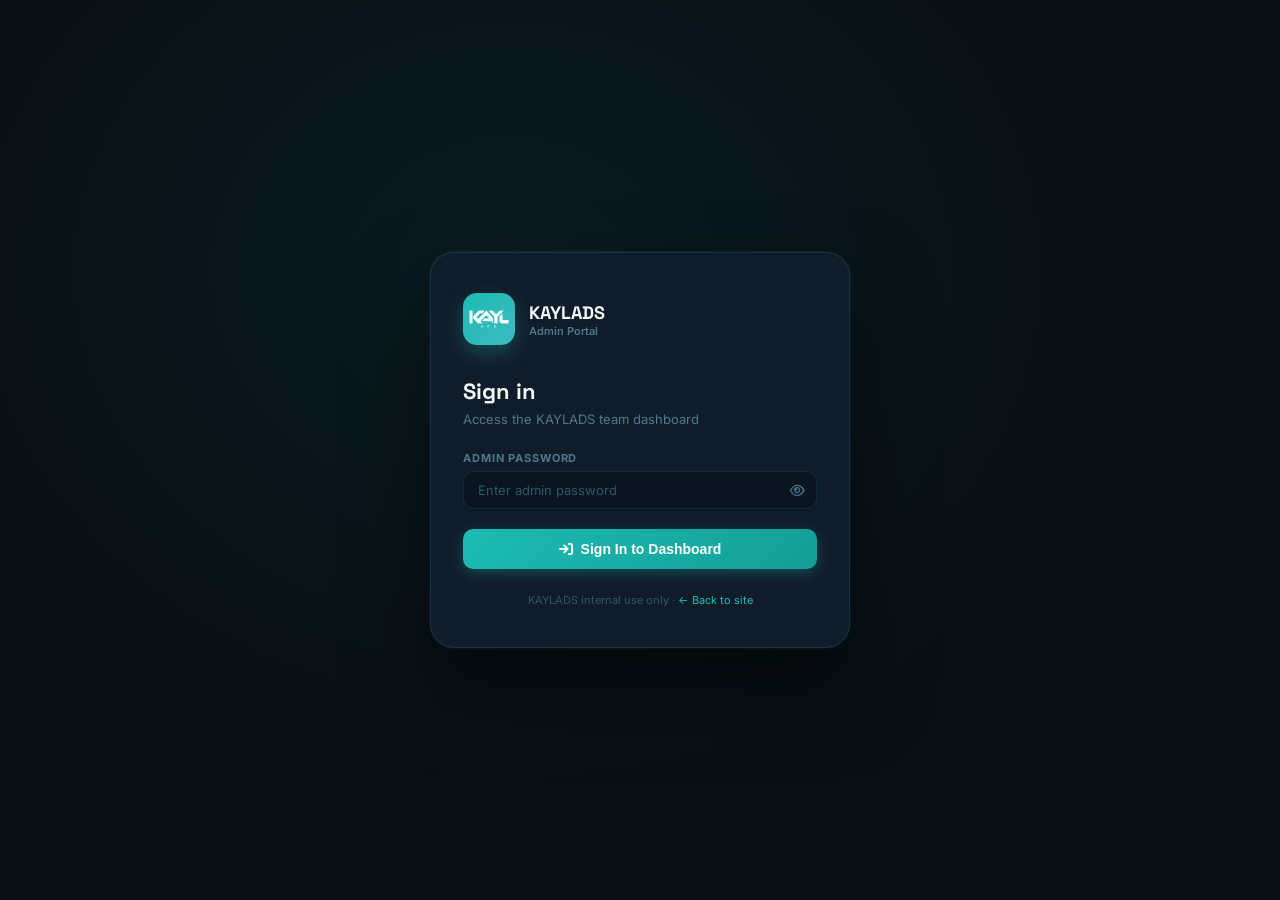
<file: admin/index.html>
<!DOCTYPE html>
<html lang="en" class="scroll-smooth">
<head>
    <meta charset="UTF-8">
    <meta name="viewport" content="width=device-width, initial-scale=1.0">
    <meta http-equiv="X-Content-Type-Options" content="nosniff">
    <meta name="referrer" content="strict-origin-when-cross-origin">
    <link rel="icon" type="image/png" href="/kaylads-logo-square-white.png">
    <title>KAYLADS Admin Portal</title>
    <link rel="preconnect" href="https://fonts.googleapis.com">
    <link rel="preconnect" href="https://fonts.gstatic.com" crossorigin>
    <link href="https://fonts.googleapis.com/css2?family=Space+Grotesk:wght@400;500;600;700;800&family=Inter:wght@300;400;500;600;700;800&display=swap" rel="stylesheet">
    <link rel="stylesheet" href="https://cdnjs.cloudflare.com/ajax/libs/font-awesome/6.5.1/css/all.min.css">
    <style>
        *, *::before, *::after { box-sizing: border-box; margin: 0; padding: 0; }

        :root {
            --bg-base:    #080e14;
            --bg-surface: #0d1520;
            --bg-card:    #111c2a;
            --bg-input:   #0a1520;
            --border:     rgba(28,187,179,0.15);
            --border-hov: rgba(28,187,179,0.4);
            --teal:       #1cbbb3;
            --teal-dim:   #149e97;
            --teal-glow:  rgba(28,187,179,0.12);
            --accent:     #3ebbc0;
            --white:      #f0f9fa;
            --text-muted: #4d7a8a;
            --text-dim:   #2d5868;
            --red:        #e05c6a;
            --red-dim:    rgba(224,92,106,0.15);
            --green:      #4ade80;
            --green-dim:  rgba(74,222,128,0.12);
            --yellow:     #fbbf24;
            --mubaris:    #3b82f6;
            --mubaris-dim:rgba(59,130,246,0.12);
            --rasal:      #a855f7;
            --rasal-dim:  rgba(168,85,247,0.12);
        }

        html, body { height: 100%; font-family: 'Inter', sans-serif; background: var(--bg-base); color: var(--white); }
        .font-display { font-family: 'Space Grotesk', sans-serif; }

        /* ── Login Screen ── */
        #loginScreen {
            position: fixed; inset: 0; z-index: 9999;
            background: radial-gradient(ellipse at 40% 30%, rgba(28,187,179,0.08) 0%, transparent 60%), var(--bg-base);
            display: flex; align-items: center; justify-content: center; padding: 1rem;
        }
        .login-card {
            background: var(--bg-card);
            border: 1px solid var(--border);
            border-radius: 24px;
            padding: 2.5rem 2rem;
            width: 100%;
            max-width: 420px;
            box-shadow: 0 40px 80px rgba(0,0,0,0.5), 0 0 0 1px rgba(28,187,179,0.08);
        }
        .login-logo {
            width: 52px; height: 52px; border-radius: 14px;
            background: linear-gradient(135deg, var(--teal), var(--teal-dim));
            display: flex; align-items: center; justify-content: center;
            box-shadow: 0 8px 20px rgba(28,187,179,0.3);
        }

        /* ── Layout ── */
        #adminShell { display: flex; min-height: 100vh; }
        #sidebar {
            width: 240px; min-width: 240px; background: var(--bg-surface);
            border-right: 1px solid var(--border);
            display: flex; flex-direction: column;
            position: sticky; top: 0; height: 100vh; overflow-y: auto;
        }
        #mainArea { flex: 1; overflow-y: auto; background: var(--bg-base); }

        /* ── Sidebar ── */
        .sidebar-logo {
            padding: 1.5rem 1.25rem;
            border-bottom: 1px solid var(--border);
        }
        .sidebar-logo-badge {
            width: 34px; height: 34px; border-radius: 10px;
            background: linear-gradient(135deg, var(--teal), var(--teal-dim));
            display: flex; align-items: center; justify-content: center;
            box-shadow: 0 4px 12px rgba(28,187,179,0.25);
        }
        .nav-section-label {
            font-size: 9px; font-weight: 700; text-transform: uppercase;
            letter-spacing: 0.12em; color: var(--text-dim);
            padding: 0.75rem 1.25rem 0.375rem;
        }
        .nav-item {
            display: flex; align-items: center; gap: 0.75rem;
            padding: 0.625rem 1.25rem;
            font-size: 13px; font-weight: 500; color: var(--text-muted);
            cursor: pointer; transition: all 0.15s;
            border-left: 2px solid transparent;
            text-decoration: none;
        }
        .nav-item:hover { color: var(--white); background: rgba(28,187,179,0.06); border-left-color: rgba(28,187,179,0.3); }
        .nav-item.active { color: var(--teal); background: var(--teal-glow); border-left-color: var(--teal); }
        .nav-item .icon { width: 16px; text-align: center; font-size: 13px; }
        .sidebar-footer {
            margin-top: auto; padding: 1rem 1.25rem;
            border-top: 1px solid var(--border);
        }

        /* ── Content Area ── */
        .page-section { display: none; }
        .page-section.active { display: block; }
        .admin-header {
            padding: 1.5rem 2rem;
            border-bottom: 1px solid var(--border);
            background: var(--bg-surface);
            position: sticky; top: 0; z-index: 10;
            display: flex; align-items: center; justify-content: space-between;
        }

        /* ── Stat Cards ── */
        .stat-grid { display: grid; grid-template-columns: repeat(auto-fit, minmax(180px, 1fr)); gap: 1rem; }
        .stat-card {
            background: var(--bg-card); border: 1px solid var(--border);
            border-radius: 16px; padding: 1.25rem 1.5rem;
            transition: border-color 0.2s;
        }
        .stat-card:hover { border-color: var(--border-hov); }
        .stat-icon {
            width: 40px; height: 40px; border-radius: 12px;
            display: flex; align-items: center; justify-content: center;
            font-size: 16px; margin-bottom: 0.75rem;
        }
        .stat-value { font-size: 28px; font-weight: 800; font-family: 'Space Grotesk', sans-serif; line-height: 1; }
        .stat-label { font-size: 12px; color: var(--text-muted); margin-top: 0.375rem; }

        /* ── Project Cards ── */
        .project-card {
            background: var(--bg-card); border: 1px solid var(--border);
            border-radius: 16px; padding: 1rem 1.25rem;
            display: flex; align-items: flex-start; gap: 1rem;
            transition: all 0.2s;
        }
        .project-card:hover { border-color: var(--border-hov); background: rgba(17,28,42,0.9); }
        .project-icon {
            width: 42px; height: 42px; border-radius: 12px;
            display: flex; align-items: center; justify-content: center;
            font-size: 16px; flex-shrink: 0;
        }

        /* ── Pill Badges ── */
        .badge {
            display: inline-flex; align-items: center; gap: 4px;
            font-size: 10px; font-weight: 700; text-transform: uppercase;
            letter-spacing: 0.06em; border-radius: 20px;
            padding: 2px 8px; border: 1px solid;
        }
        .badge-teal   { color: var(--teal);    background: var(--teal-glow);   border-color: rgba(28,187,179,0.25); }
        .badge-mubaris{ color: var(--mubaris); background: var(--mubaris-dim); border-color: rgba(59,130,246,0.25); }
        .badge-rasal  { color: var(--rasal);   background: var(--rasal-dim);   border-color: rgba(168,85,247,0.25); }
        .badge-green  { color: var(--green);   background: var(--green-dim);   border-color: rgba(74,222,128,0.25); }
        .badge-yellow { color: var(--yellow);  background: rgba(251,191,36,0.1); border-color: rgba(251,191,36,0.25); }

        /* ── Form Inputs ── */
        .admin-input {
            width: 100%;
            background: var(--bg-input); border: 1px solid var(--border);
            border-radius: 10px; padding: 0.625rem 0.875rem;
            color: var(--white); font-size: 13px; font-family: 'Inter', sans-serif;
            outline: none; transition: border-color 0.2s;
        }
        .admin-input:focus { border-color: var(--teal); box-shadow: 0 0 0 3px rgba(28,187,179,0.1); }
        .admin-input::placeholder { color: var(--text-dim); }
        .admin-label {
            font-size: 11px; font-weight: 700; text-transform: uppercase;
            letter-spacing: 0.08em; color: var(--text-muted);
            display: block; margin-bottom: 0.375rem;
        }
        select.admin-input option { background: var(--bg-card); color: var(--white); }

        /* ── Buttons ── */
        .btn-primary {
            display: inline-flex; align-items: center; gap: 0.5rem;
            background: linear-gradient(135deg, var(--teal), var(--teal-dim));
            color: #fff; font-weight: 700; font-size: 13px;
            border: none; border-radius: 10px; padding: 0.625rem 1.25rem;
            cursor: pointer; transition: all 0.2s;
            box-shadow: 0 4px 14px rgba(28,187,179,0.3);
        }
        .btn-primary:hover { filter: brightness(1.1); transform: translateY(-1px); box-shadow: 0 6px 20px rgba(28,187,179,0.4); }
        .btn-danger {
            display: inline-flex; align-items: center; gap: 0.4rem;
            background: var(--red-dim); color: var(--red); font-size: 12px; font-weight: 600;
            border: 1px solid rgba(224,92,106,0.25); border-radius: 8px;
            padding: 0.375rem 0.625rem; cursor: pointer; transition: all 0.2s;
        }
        .btn-danger:hover { background: rgba(224,92,106,0.25); }
        .btn-ghost {
            display: inline-flex; align-items: center; gap: 0.5rem;
            background: transparent; color: var(--text-muted); font-size: 13px; font-weight: 600;
            border: 1px solid var(--border); border-radius: 10px;
            padding: 0.5rem 1rem; cursor: pointer; transition: all 0.2s;
        }
        .btn-ghost:hover { color: var(--white); border-color: var(--border-hov); }

        /* ── Form Panel ── */
        .add-panel {
            background: var(--bg-card); border: 1px solid var(--border);
            border-radius: 20px; padding: 1.75rem 1.5rem;
        }

        /* ── Tab bar ── */
        .tab-bar { display: flex; gap: 0.25rem; background: var(--bg-card); border: 1px solid var(--border); border-radius: 12px; padding: 4px; }
        .tab-btn {
            flex: 1; padding: 0.5rem 0.75rem; border-radius: 9px;
            font-size: 13px; font-weight: 600; cursor: pointer;
            background: transparent; border: none;
            color: var(--text-muted); transition: all 0.2s;
        }
        .tab-btn.active { background: var(--bg-surface); color: var(--white); box-shadow: 0 2px 8px rgba(0,0,0,0.3); }
        .tab-btn.mubaris.active { color: var(--mubaris); }
        .tab-btn.rasal.active   { color: var(--rasal); }

        /* ── Scrollbar ── */
        ::-webkit-scrollbar { width: 6px; height: 6px; }
        ::-webkit-scrollbar-track { background: var(--bg-base); }
        ::-webkit-scrollbar-thumb { background: var(--text-dim); border-radius: 4px; }

        /* ── Divider ── */
        .divider { border: none; border-top: 1px solid var(--border); margin: 1.5rem 0; }

        /* ── Responsive ── */
        @media (max-width: 768px) {
            #sidebar { width: 100%; min-width: 0; height: auto; position: relative; border-right: none; border-bottom: 1px solid var(--border); flex-direction: row; overflow-x: auto; }
            #adminShell { flex-direction: column; }
            .sidebar-logo { padding: 0.875rem 1rem; }
            .sidebar-footer { display: none; }
        }

        /* ── Toast ── */
        #toast {
            position: fixed; bottom: 1.5rem; right: 1.5rem; z-index: 9998;
            background: var(--bg-card); border: 1px solid var(--border);
            border-radius: 14px; padding: 0.875rem 1.25rem;
            display: flex; align-items: center; gap: 0.75rem;
            font-size: 13px; font-weight: 600; color: var(--white);
            box-shadow: 0 12px 40px rgba(0,0,0,0.5);
            transform: translateY(120%); transition: transform 0.3s;
        }
        #toast.show { transform: translateY(0); }
        #toast.success { border-color: rgba(74,222,128,0.4); }
        #toast.error   { border-color: rgba(224,92,106,0.4); }

        /* ── Activity feed ── */
        .activity-item { display: flex; align-items: flex-start; gap: 0.875rem; padding: 0.875rem 0; border-bottom: 1px solid rgba(28,187,179,0.08); }
        .activity-dot { width: 8px; height: 8px; border-radius: 50%; margin-top: 5px; flex-shrink: 0; }

        /* ── Aesthetic Horizontal Form Model ── */
        .form-horizontal-grid {
            display: grid;
            grid-template-columns: repeat(12, 1fr);
            gap: 1.125rem 1.25rem;
            align-items: start;
        }
        .col-span-12 { grid-column: span 12; }
        .col-span-8  { grid-column: span 8; }
        .col-span-6  { grid-column: span 6; }
        .col-span-4  { grid-column: span 4; }
        .col-span-3  { grid-column: span 3; }
        
        @media (max-width: 860px) {
            .form-horizontal-grid {
                gap: 0.875rem 0.75rem;
            }
            .col-span-6, .col-span-4, .col-span-3, .col-span-8 {
                grid-column: span 12 !important;
            }
        }

        /* ── Aesthetic Modal Notification ── */
        #confirmModal {
            display: none;
            position: fixed;
            inset: 0;
            z-index: 99999;
            align-items: center;
            justify-content: center;
            padding: 1.5rem;
        }
        #confirmModal.active {
            display: flex;
        }
        .modal-backdrop-blur {
            position: absolute;
            inset: 0;
            background: rgba(4, 10, 18, 0.78);
            backdrop-filter: blur(12px);
            -webkit-backdrop-filter: blur(12px);
            opacity: 0;
            transition: opacity 0.25s ease;
        }
        #confirmModal.active .modal-backdrop-blur {
            opacity: 1;
        }
        .modal-aesthetic-card {
            position: relative;
            z-index: 10;
            width: 100%;
            max-width: 440px;
            background: linear-gradient(160deg, #0e1e2d 0%, #0a141e 100%);
            border: 1px solid rgba(28, 187, 179, 0.25);
            border-radius: 24px;
            box-shadow: 0 35px 80px rgba(0,0,0,0.8), 0 0 40px rgba(28,187,179,0.12);
            padding: 2.25rem 1.875rem;
            text-align: center;
            transform: scale(0.92) translateY(10px);
            opacity: 0;
            transition: all 0.25s cubic-bezier(0.16, 1, 0.3, 1);
        }
        #confirmModal.active .modal-aesthetic-card {
            transform: scale(1) translateY(0);
            opacity: 1;
        }

        .section-content { padding: 2rem; max-width: 1100px; }

        .grid-2 { display: grid; grid-template-columns: 1fr 1fr; gap: 1.5rem; }
        @media (max-width: 860px) { .grid-2 { grid-template-columns: 1fr; } }
    </style>
</head>
<body>

<!-- Offline Network Alert Banner -->
<div id="offlineBanner" style="display:none;background:#78350f;color:#fef3c7;padding:0.625rem 1.5rem;font-size:12px;font-weight:600;text-align:center;border-bottom:1px solid #b45309;z-index:99999;position:sticky;top:0;">
    <i class="fa-solid fa-wifi-slash mr-2"></i>
    <span>Network connection lost. Offline protection active: your work and additions remain safely saved in offline storage.</span>
</div>

<!-- ═══════════════════════════════════════════════════ -->
<!--  AESTHETIC NOTIFICATION & CONFIRMATION MODAL        -->
<!-- ═══════════════════════════════════════════════════ -->
<div id="confirmModal">
    <div id="confirmBackdrop" class="modal-backdrop-blur"></div>
    <div id="confirmCard" class="modal-aesthetic-card">
        <!-- Glowing Alert Icon Badge -->
        <div id="confirmIconBadge" style="width:58px;height:58px;margin:0 auto 1.25rem;border-radius:18px;background:rgba(224,92,106,0.12);border:1px solid rgba(224,92,106,0.3);display:flex;align-items:center;justify-content:center;color:#e05c6a;font-size:22px;box-shadow:0 8px 24px rgba(224,92,106,0.25);">
            <i id="confirmIcon" class="fa-solid fa-trash-can"></i>
        </div>

        <!-- Title -->
        <h3 id="confirmTitle" class="font-display" style="font-size:19px;font-weight:800;color:#f0f9fa;margin-bottom:0.5rem;letter-spacing:-0.02em;">
            Remove Project?
        </h3>

        <!-- Description -->
        <p id="confirmDesc" style="font-size:13px;color:var(--text-muted);line-height:1.6;margin-bottom:1.75rem;">
            Are you sure you want to remove this project from your portfolio? This action will remove it from the live site.
        </p>

        <!-- Action Buttons -->
        <div style="display:flex;gap:0.75rem;justify-content:center;">
            <button id="confirmCancelBtn" type="button" class="btn-ghost" style="flex:1;justify-content:center;padding:0.75rem 1.25rem;border-radius:12px;font-weight:600;font-size:13px;">
                Cancel
            </button>
            <button id="confirmActionBtn" type="button" class="btn-danger" style="flex:1;justify-content:center;padding:0.75rem 1.25rem;border-radius:12px;font-weight:700;font-size:13px;background:linear-gradient(135deg,#e05c6a,#c0392b);color:#fff;border:none;box-shadow:0 4px 18px rgba(224,92,106,0.35);">
                <i class="fa-solid fa-trash-can mr-1.5"></i>
                <span id="confirmActionText">Yes, Remove</span>
            </button>
        </div>
    </div>
</div>

<!-- ═══════════════════════════════════════════════════ -->
<!--  LOGIN SCREEN                                      -->
<!-- ═══════════════════════════════════════════════════ -->
<div id="loginScreen">
    <div class="login-card">
        <div style="display:flex;align-items:center;gap:0.875rem;margin-bottom:2rem;">
            <div class="login-logo" style="overflow:hidden;padding:6px;background:linear-gradient(135deg,#1cbbb3,#3ebbc0);border:none;">
                <img src="/kaylads-logo-white.png" alt="KAYLADS Logo" style="width:100%;height:100%;object-fit:contain;">
            </div>
            <div>
                <div class="font-display" style="font-weight:800;font-size:18px;color:#f0f9fa;">KAYLADS</div>
                <div style="font-size:11px;color:var(--text-muted);font-weight:600;">Admin Portal</div>
            </div>
        </div>

        <div style="margin-bottom:1.5rem;">
            <h1 class="font-display" style="font-size:22px;font-weight:800;color:var(--white);margin-bottom:0.375rem;">Sign in</h1>
            <p style="font-size:13px;color:var(--text-muted);">Access the KAYLADS team dashboard</p>
        </div>

        <form id="loginForm" onsubmit="handleLogin(event)" style="display:flex;flex-direction:column;gap:1rem;">
            <div>
                <label class="admin-label">Admin Password</label>
                <div style="position:relative;">
                    <input type="password" id="loginPass" class="admin-input" placeholder="Enter admin password" autocomplete="current-password" style="padding-right:2.5rem;">
                    <button type="button" onclick="togglePassVis()" style="position:absolute;right:0.75rem;top:50%;transform:translateY(-50%);background:none;border:none;color:var(--text-muted);cursor:pointer;">
                        <i id="passEyeIcon" class="fa-regular fa-eye" style="font-size:13px;"></i>
                    </button>
                </div>
            </div>
            <div id="loginError" style="display:none;color:var(--red);font-size:12px;font-weight:600;padding:0.5rem 0.75rem;background:var(--red-dim);border-radius:8px;">
                <i class="fa-solid fa-circle-exclamation mr-1"></i> Incorrect password. Try again.
            </div>
            <button type="submit" id="loginSubmitBtn" class="btn-primary" style="width:100%;justify-content:center;padding:0.75rem 1rem;font-size:14px;margin-top:0.25rem;">
                <i class="fa-solid fa-arrow-right-to-bracket"></i>
                <span>Sign In to Dashboard</span>
            </button>
        </form>

        <p style="margin-top:1.5rem;font-size:11px;color:var(--text-dim);text-align:center;">
            KAYLADS internal use only · <a href="/" style="color:var(--teal);text-decoration:none;">← Back to site</a>
        </p>
    </div>
</div>

<!-- ═══════════════════════════════════════════════════ -->
<!--  ADMIN SHELL                                       -->
<!-- ═══════════════════════════════════════════════════ -->
<div id="adminShell" style="display:none;">

    <!-- SIDEBAR -->
    <nav id="sidebar">
        <div class="sidebar-logo">
            <div style="display:flex;align-items:center;gap:0.75rem;">
                <div class="sidebar-logo-badge" style="overflow:hidden;padding:5px;background:linear-gradient(135deg,#1cbbb3,#3ebbc0);border:none;">
                    <img src="/kaylads-logo-white.png" alt="KAYLADS Logo" style="width:100%;height:100%;object-fit:contain;">
                </div>
                <div>
                    <div class="font-display" style="font-size:15px;font-weight:800;color:var(--white);">KAYLADS</div>
                    <div style="font-size:10px;color:var(--text-dim);font-weight:600;">Admin Portal</div>
                </div>
            </div>
        </div>

        <div style="flex:1;padding:0.5rem 0;">
            <div class="nav-section-label">Navigation</div>
            <div class="nav-item active" onclick="showSection('dashboard',this)" data-section="dashboard">
                <span class="icon"><i class="fa-solid fa-chart-pie"></i></span>
                <span>Dashboard</span>
            </div>
            <div class="nav-item" onclick="showSection('mubaris',this)" data-section="mubaris">
                <span class="icon" style="color:var(--mubaris);"><i class="fa-solid fa-code"></i></span>
                <span>Mubaris — Web</span>
            </div>
            <div class="nav-item" onclick="showSection('rasal',this)" data-section="rasal">
                <span class="icon" style="color:var(--rasal);"><i class="fa-solid fa-video"></i></span>
                <span>Rasal — Media</span>
            </div>
            <div class="nav-item" onclick="showSection('allprojects',this)" data-section="allprojects">
                <span class="icon"><i class="fa-solid fa-folder-open"></i></span>
                <span>All Projects</span>
            </div>

            <div class="nav-section-label" style="margin-top:0.5rem;">Site</div>
            <a href="/" class="nav-item" target="_blank">
                <span class="icon"><i class="fa-solid fa-arrow-up-right-from-square"></i></span>
                <span>View Live Site</span>
            </a>
        </div>

        <div class="sidebar-footer">
            <button onclick="handleLogout()" class="btn-ghost" style="width:100%;justify-content:center;font-size:12px;padding:0.5rem;">
                <i class="fa-solid fa-right-from-bracket text-xs"></i>
                <span>Sign Out</span>
            </button>
        </div>
    </nav>

    <!-- MAIN AREA -->
    <div id="mainArea">

        <!-- ── DASHBOARD ── -->
        <div id="sec-dashboard" class="page-section active">
            <div class="admin-header">
                <div>
                    <h1 class="font-display" style="font-size:20px;font-weight:800;">Dashboard</h1>
                    <p style="font-size:12px;color:var(--text-muted);margin-top:2px;">Welcome back, KAYLADS team.</p>
                </div>
                <div style="display:flex;align-items:center;gap:0.75rem;">
                    <span id="dashDate" style="font-size:12px;color:var(--text-muted);"></span>
                    <span class="badge badge-green"><i class="fa-solid fa-circle" style="font-size:7px;"></i> Live</span>
                </div>
            </div>

            <div class="section-content">
                <!-- Stats -->
                <div class="stat-grid" style="margin-bottom:1.75rem;">
                    <div class="stat-card">
                        <div class="stat-icon" style="background:var(--teal-glow);color:var(--teal);">
                            <i class="fa-solid fa-folder"></i>
                        </div>
                        <div class="stat-value" id="statTotal" style="color:var(--teal);">0</div>
                        <div class="stat-label">Total Projects</div>
                    </div>
                    <div class="stat-card">
                        <div class="stat-icon" style="background:var(--mubaris-dim);color:var(--mubaris);">
                            <i class="fa-solid fa-code"></i>
                        </div>
                        <div class="stat-value" id="statMubaris" style="color:var(--mubaris);">0</div>
                        <div class="stat-label">Mubaris Projects</div>
                    </div>
                    <div class="stat-card">
                        <div class="stat-icon" style="background:var(--rasal-dim);color:var(--rasal);">
                            <i class="fa-solid fa-video"></i>
                        </div>
                        <div class="stat-value" id="statRasal" style="color:var(--rasal);">0</div>
                        <div class="stat-label">Rasal Projects</div>
                    </div>
                    <div class="stat-card">
                        <div class="stat-icon" style="background:var(--green-dim);color:var(--green);">
                            <i class="fa-solid fa-globe"></i>
                        </div>
                        <div class="stat-value" id="statLive" style="color:var(--green);">3</div>
                        <div class="stat-label">Live Deployments</div>
                    </div>
                </div>

                <!-- Two column: Recent + Activity -->
                <div class="grid-2">
                    <!-- Recent Projects -->
                    <div>
                        <h2 class="font-display" style="font-size:14px;font-weight:700;margin-bottom:1rem;color:var(--white);">Recent Projects</h2>
                        <div id="dashRecentList" style="display:flex;flex-direction:column;gap:0.625rem;">
                            <div style="font-size:13px;color:var(--text-dim);padding:1.5rem 0;text-align:center;">
                                <i class="fa-solid fa-folder-open" style="font-size:24px;display:block;margin-bottom:0.5rem;opacity:0.4;"></i>
                                No projects added yet. Use the sidebar to add work.
                            </div>
                        </div>
                    </div>

                    <!-- Quick Actions -->
                    <div>
                        <h2 class="font-display" style="font-size:14px;font-weight:700;margin-bottom:1rem;color:var(--white);">Quick Actions</h2>
                        <div style="display:flex;flex-direction:column;gap:0.625rem;">
                            <button onclick="showSection('mubaris',null)" style="background:var(--mubaris-dim);border:1px solid rgba(59,130,246,0.25);border-radius:14px;padding:1rem 1.25rem;cursor:pointer;text-align:left;transition:all 0.2s;" onmouseover="this.style.borderColor='rgba(59,130,246,0.5)'" onmouseout="this.style.borderColor='rgba(59,130,246,0.25)'">
                                <div style="display:flex;align-items:center;gap:0.75rem;margin-bottom:0.375rem;">
                                    <i class="fa-solid fa-code" style="color:var(--mubaris);font-size:14px;"></i>
                                    <span style="font-weight:700;font-size:14px;color:var(--white);">Add Mubaris Project</span>
                                </div>
                                <p style="font-size:12px;color:var(--text-muted);">Web apps, UI/UX, Supabase deployments</p>
                            </button>
                            <button onclick="showSection('rasal',null)" style="background:var(--rasal-dim);border:1px solid rgba(168,85,247,0.25);border-radius:14px;padding:1rem 1.25rem;cursor:pointer;text-align:left;transition:all 0.2s;" onmouseover="this.style.borderColor='rgba(168,85,247,0.5)'" onmouseout="this.style.borderColor='rgba(168,85,247,0.25)'">
                                <div style="display:flex;align-items:center;gap:0.75rem;margin-bottom:0.375rem;">
                                    <i class="fa-solid fa-video" style="color:var(--rasal);font-size:14px;"></i>
                                    <span style="font-weight:700;font-size:14px;color:var(--white);">Add Rasal Project</span>
                                </div>
                                <p style="font-size:12px;color:var(--text-muted);">Video production, branding, media campaigns</p>
                            </button>
                            <a href="/" target="_blank" style="background:var(--teal-glow);border:1px solid rgba(28,187,179,0.25);border-radius:14px;padding:1rem 1.25rem;text-decoration:none;display:block;transition:all 0.2s;" onmouseover="this.style.borderColor='rgba(28,187,179,0.5)'" onmouseout="this.style.borderColor='rgba(28,187,179,0.25)'">
                                <div style="display:flex;align-items:center;gap:0.75rem;margin-bottom:0.375rem;">
                                    <i class="fa-solid fa-arrow-up-right-from-square" style="color:var(--teal);font-size:14px;"></i>
                                    <span style="font-weight:700;font-size:14px;color:var(--white);">Preview Live Site</span>
                                </div>
                                <p style="font-size:12px;color:var(--text-muted);">See how projects appear on kaylads.vercel.app</p>
                            </a>
                        </div>
                    </div>
                </div>

                <!-- Data Protection & Disaster Recovery Box -->
                <div style="margin-top:2rem;background:var(--bg-card);border:1px solid var(--border);border-radius:18px;padding:1.5rem;">
                    <div style="display:flex;align-items:center;justify-content:space-between;flex-wrap:wrap;gap:1rem;margin-bottom:0.875rem;">
                        <div style="display:flex;align-items:center;gap:0.75rem;">
                            <div style="width:36px;height:36px;border-radius:10px;background:var(--teal-glow);display:flex;align-items:center;justify-content:center;color:var(--teal);border:1px solid rgba(28,187,179,0.25);">
                                <i class="fa-solid fa-shield-halved"></i>
                            </div>
                            <div>
                                <h3 class="font-display" style="font-size:15px;font-weight:700;color:var(--white);">Security &amp; Disaster Recovery</h3>
                                <p style="font-size:12px;color:var(--text-muted);">Protect against network outages, cache clearance, or GitHub sync interruptions.</p>
                            </div>
                        </div>
                        <div id="connStatusBadge" class="badge badge-green" style="font-size:11px;padding:4px 10px;">
                            <i class="fa-solid fa-wifi" style="font-size:10px;"></i>
                            <span id="connStatusText">Network Online</span>
                        </div>
                    </div>

                    <div style="display:grid;grid-template-columns:repeat(auto-fit, minmax(220px, 1fr));gap:0.875rem;margin-top:1rem;">
                        <!-- Export Backup -->
                        <button type="button" onclick="exportDataBackup()" class="btn-ghost" style="padding:0.875rem 1rem;justify-content:flex-start;background:rgba(28,187,179,0.04);border-color:var(--border);">
                            <div style="width:32px;height:32px;border-radius:8px;background:var(--teal-glow);color:var(--teal);display:flex;align-items:center;justify-content:center;margin-right:0.625rem;flex-shrink:0;">
                                <i class="fa-solid fa-download"></i>
                            </div>
                            <div style="text-align:left;">
                                <div style="font-size:13px;font-weight:700;color:var(--white);">Export Backup (JSON)</div>
                                <div style="font-size:11px;color:var(--text-muted);">Save local offline copy to PC</div>
                            </div>
                        </button>

                        <!-- Copy projects.json -->
                        <button type="button" onclick="copyProjectsJson()" class="btn-ghost" style="padding:0.875rem 1rem;justify-content:flex-start;background:rgba(168,85,247,0.04);border-color:rgba(168,85,247,0.25);">
                            <div style="width:32px;height:32px;border-radius:8px;background:var(--rasal-dim);color:var(--rasal);display:flex;align-items:center;justify-content:center;margin-right:0.625rem;flex-shrink:0;">
                                <i class="fa-solid fa-copy"></i>
                            </div>
                            <div style="text-align:left;">
                                <div style="font-size:13px;font-weight:700;color:var(--white);">Copy projects.json</div>
                                <div style="font-size:11px;color:var(--text-muted);">Copy clean data to clipboard</div>
                            </div>
                        </button>

                        <!-- Restore Backup -->
                        <label class="btn-ghost" style="padding:0.875rem 1rem;justify-content:flex-start;background:rgba(59,130,246,0.04);border-color:rgba(59,130,246,0.2);cursor:pointer;">
                            <div style="width:32px;height:32px;border-radius:8px;background:var(--mubaris-dim);color:var(--mubaris);display:flex;align-items:center;justify-content:center;margin-right:0.625rem;flex-shrink:0;">
                                <i class="fa-solid fa-upload"></i>
                            </div>
                            <div style="text-align:left;">
                                <div style="font-size:13px;font-weight:700;color:var(--white);">Restore from Backup</div>
                                <div style="font-size:11px;color:var(--text-muted);">Import saved JSON file</div>
                            </div>
                            <input type="file" id="restoreFileInput" accept=".json" onchange="importDataBackup(event)" style="display:none;">
                        </label>
                    </div>
                </div>
            </div>
        </div>

        <!-- ── MUBARIS ── -->
        <div id="sec-mubaris" class="page-section">
            <div class="admin-header">
                <div style="display:flex;align-items:center;gap:0.875rem;">
                    <div style="width:36px;height:36px;background:var(--mubaris-dim);border-radius:10px;display:flex;align-items:center;justify-content:center;border:1px solid rgba(59,130,246,0.25);">
                        <i class="fa-solid fa-code" style="color:var(--mubaris);font-size:14px;"></i>
                    </div>
                    <div>
                        <h1 class="font-display" style="font-size:18px;font-weight:800;">Mubaris — Web Projects</h1>
                        <p style="font-size:12px;color:var(--text-muted);">Websites, web apps, UI/UX & Supabase deployments</p>
                    </div>
                </div>
            </div>

            <div class="section-content" style="max-width: 1200px;">
                <!-- ── Horizontal Add New Project Panel ── -->
                <div style="margin-bottom: 2.5rem;">
                    <div style="display:flex;align-items:center;justify-content:space-between;margin-bottom:1rem;flex-wrap:wrap;gap:0.75rem;">
                        <h2 class="font-display" style="font-size:15px;font-weight:700;color:var(--mubaris);display:flex;align-items:center;gap:0.5rem;">
                            <i class="fa-solid fa-plus-circle"></i>
                            <span>Add New Web Project</span>
                        </h2>
                        <span style="font-size:11px;color:var(--text-muted);background:rgba(59,130,246,0.1);border:1px solid rgba(59,130,246,0.2);padding:3px 10px;border-radius:20px;display:flex;align-items:center;gap:5px;">
                            <i class="fa-solid fa-table-columns text-blue-400"></i> Horizontal Studio Form
                        </span>
                    </div>
                    <div class="add-panel">
                        <form id="mubarisForm" onsubmit="handleAddProject(event,'mubaris')" class="form-horizontal-grid">
                            <div class="col-span-6">
                                <label class="admin-label">Project Title *</label>
                                <input type="text" name="title" class="admin-input" placeholder="e.g. Apex Fitness Dashboard" required>
                            </div>
                            <div class="col-span-3">
                                <label class="admin-label">Category</label>
                                <select name="category" class="admin-input">
                                    <option value="Web App">Web App</option>
                                    <option value="Website">Website</option>
                                    <option value="UI/UX Design">UI/UX Design</option>
                                    <option value="Supabase System">Supabase System</option>
                                    <option value="E-commerce">E-commerce</option>
                                    <option value="Dashboard">Dashboard</option>
                                    <option value="Landing Page">Landing Page</option>
                                </select>
                            </div>
                            <div class="col-span-3">
                                <label class="admin-label">Status</label>
                                <select name="status" class="admin-input">
                                    <option value="live">✅ Live Website</option>
                                    <option value="upcoming">🔜 Upcoming</option>
                                    <option value="in-progress">⚙️ In Progress</option>
                                </select>
                            </div>
                            <div class="col-span-6">
                                <label class="admin-label">Live URL / Preview Link</label>
                                <input type="url" name="url" class="admin-input" placeholder="https://yourproject.vercel.app">
                            </div>
                            <div class="col-span-6">
                                <label class="admin-label">Card Gradient (CSS)</label>
                                <input type="text" name="gradient" class="admin-input" placeholder="linear-gradient(135deg, #3b82f6, #1d4ed8)" value="linear-gradient(135deg, #3b82f6 0%, #1d4ed8 50%, #1e3a8a 100%)">
                            </div>
                            <div class="col-span-12">
                                <label class="admin-label">Short Description *</label>
                                <textarea name="description" class="admin-input" placeholder="Brief summary of the project, features delivered, and technology stack..." rows="2" required style="resize:vertical;min-height:54px;"></textarea>
                            </div>
                            <div class="col-span-12" style="display:flex;align-items:center;justify-content:flex-end;gap:1rem;margin-top:0.25rem;">
                                <button type="submit" class="btn-primary" style="padding:0.75rem 1.75rem;background:linear-gradient(135deg,var(--mubaris),#1d4ed8);box-shadow:0 4px 16px rgba(59,130,246,0.35);">
                                    <i class="fa-solid fa-plus"></i>
                                    <span>Add to Portfolio</span>
                                </button>
                            </div>
                        </form>
                    </div>
                </div>

                <!-- ── Existing Projects Horizontal Grid ── -->
                <div>
                    <h2 class="font-display" style="font-size:15px;font-weight:700;margin-bottom:1rem;color:var(--white);display:flex;align-items:center;gap:0.5rem;">
                        <i class="fa-solid fa-layer-group text-slate-400"></i>
                        <span>Mubaris Projects (<span id="mubarisCount">0</span>)</span>
                    </h2>
                    <div id="mubarisProjectList" style="display:grid;grid-template-columns:repeat(auto-fill, minmax(320px, 1fr));gap:1rem;">
                        <div style="font-size:13px;color:var(--text-dim);padding:2rem 0;text-align:center;background:var(--bg-card);border:1px dashed var(--border);border-radius:14px;grid-column:1/-1;">
                            No projects yet — add your first one above!
                        </div>
                    </div>
                </div>
            </div>
        </div>

        <!-- ── RASAL ── -->
        <div id="sec-rasal" class="page-section">
            <div class="admin-header">
                <div style="display:flex;align-items:center;gap:0.875rem;">
                    <div style="width:36px;height:36px;background:var(--rasal-dim);border-radius:10px;display:flex;align-items:center;justify-content:center;border:1px solid rgba(168,85,247,0.25);">
                        <i class="fa-solid fa-video" style="color:var(--rasal);font-size:14px;"></i>
                    </div>
                    <div>
                        <h1 class="font-display" style="font-size:18px;font-weight:800;">Rasal — Media Projects</h1>
                        <p style="font-size:12px;color:var(--text-muted);">Video production, brand identity & creative campaigns</p>
                    </div>
                </div>
            </div>

            <div class="section-content" style="max-width: 1200px;">
                <!-- ── Horizontal Add New Project Panel ── -->
                <div style="margin-bottom: 2.5rem;">
                    <div style="display:flex;align-items:center;justify-content:space-between;margin-bottom:1rem;flex-wrap:wrap;gap:0.75rem;">
                        <h2 class="font-display" style="font-size:15px;font-weight:700;color:var(--rasal);display:flex;align-items:center;gap:0.5rem;">
                            <i class="fa-solid fa-plus-circle"></i>
                            <span>Add New Media Project</span>
                        </h2>
                        <span style="font-size:11px;color:var(--text-muted);background:rgba(168,85,247,0.1);border:1px solid rgba(168,85,247,0.2);padding:3px 10px;border-radius:20px;display:flex;align-items:center;gap:5px;">
                            <i class="fa-solid fa-table-columns text-purple-400"></i> Horizontal Studio Form
                        </span>
                    </div>
                    <div class="add-panel">
                        <form id="rasalForm" onsubmit="handleAddProject(event,'rasal')" class="form-horizontal-grid">
                            <div class="col-span-6">
                                <label class="admin-label">Project Title *</label>
                                <input type="text" name="title" class="admin-input" placeholder="e.g. Luxe Cafe Brand Film" required>
                            </div>
                            <div class="col-span-3">
                                <label class="admin-label">Category</label>
                                <select name="category" class="admin-input">
                                    <option value="Brand Film">Brand Film</option>
                                    <option value="Logo & Identity">Logo & Identity</option>
                                    <option value="AI Video">AI Video</option>
                                    <option value="Social Media Campaign">Social Media Campaign</option>
                                    <option value="Commercial Photography">Commercial Photography</option>
                                    <option value="Poster & Ad Design">Poster & Ad Design</option>
                                    <option value="Cinematic Reel">Cinematic Reel</option>
                                    <option value="Product Video">Product Video</option>
                                </select>
                            </div>
                            <div class="col-span-3">
                                <label class="admin-label">Status</label>
                                <select name="status" class="admin-input">
                                    <option value="live">✅ Delivered</option>
                                    <option value="upcoming">🔜 Upcoming</option>
                                    <option value="in-progress">⚙️ In Production</option>
                                </select>
                            </div>
                            <div class="col-span-6">
                                <label class="admin-label">Live URL / Drive / Behance Link</label>
                                <input type="url" name="url" class="admin-input" placeholder="https://drive.google.com/...">
                            </div>
                            <div class="col-span-6">
                                <label class="admin-label">Card Gradient (CSS)</label>
                                <input type="text" name="gradient" class="admin-input" placeholder="linear-gradient(135deg, #a855f7, #7c3aed)" value="linear-gradient(135deg, #a855f7 0%, #7c3aed 50%, #4c1d95 100%)">
                            </div>
                            <div class="col-span-12">
                                <label class="admin-label">Short Description *</label>
                                <textarea name="description" class="admin-input" placeholder="Brief summary of the creative campaign, deliverables produced, and styling..." rows="2" required style="resize:vertical;min-height:54px;"></textarea>
                            </div>
                            <div class="col-span-12" style="display:flex;align-items:center;justify-content:flex-end;gap:1rem;margin-top:0.25rem;">
                                <button type="submit" class="btn-primary" style="padding:0.75rem 1.75rem;background:linear-gradient(135deg,var(--rasal),#7c3aed);box-shadow:0 4px 16px rgba(168,85,247,0.35);">
                                    <i class="fa-solid fa-plus"></i>
                                    <span>Add to Portfolio</span>
                                </button>
                            </div>
                        </form>
                    </div>
                </div>

                <!-- ── Existing Projects Horizontal Grid ── -->
                <div>
                    <h2 class="font-display" style="font-size:15px;font-weight:700;margin-bottom:1rem;color:var(--white);display:flex;align-items:center;gap:0.5rem;">
                        <i class="fa-solid fa-layer-group text-slate-400"></i>
                        <span>Rasal Projects (<span id="rasalCount">0</span>)</span>
                    </h2>
                    <div id="rasalProjectList" style="display:grid;grid-template-columns:repeat(auto-fill, minmax(320px, 1fr));gap:1rem;">
                        <div style="font-size:13px;color:var(--text-dim);padding:2rem 0;text-align:center;background:var(--bg-card);border:1px dashed var(--border);border-radius:14px;grid-column:1/-1;">
                            No projects yet — add your first one above!
                        </div>
                    </div>
                </div>
            </div>
        </div>

        <!-- ── ALL PROJECTS ── -->
        <div id="sec-allprojects" class="page-section">
            <div class="admin-header">
                <div>
                    <h1 class="font-display" style="font-size:18px;font-weight:800;">All Projects</h1>
                    <p style="font-size:12px;color:var(--text-muted);">Complete overview of all portfolio entries</p>
                </div>
                <div style="display:flex;gap:0.5rem;">
                    <div class="tab-bar" style="border:none;background:transparent;padding:0;">
                        <button class="tab-btn active" onclick="filterProjects('all',this)">All</button>
                        <button class="tab-btn mubaris" onclick="filterProjects('mubaris',this)">Mubaris</button>
                        <button class="tab-btn rasal" onclick="filterProjects('rasal',this)">Rasal</button>
                    </div>
                </div>
            </div>

            <div class="section-content">
                <div id="allProjectsGrid" style="display:grid;grid-template-columns:repeat(auto-fill,minmax(300px,1fr));gap:1rem;">
                    <div style="font-size:13px;color:var(--text-dim);padding:3rem;text-align:center;grid-column:1/-1;background:var(--bg-card);border:1px dashed var(--border);border-radius:16px;">
                        <i class="fa-solid fa-folder-open" style="font-size:32px;display:block;margin-bottom:0.75rem;opacity:0.3;"></i>
                        No projects added yet.
                    </div>
                </div>
            </div>
        </div>

    </div><!-- /mainArea -->
</div><!-- /adminShell -->

<!-- Toast -->
<div id="toast">
    <i id="toastIcon" class="fa-solid fa-circle-check" style="color:var(--green);font-size:16px;"></i>
    <span id="toastMsg">Done!</span>
</div>

<script>
/* ══════════════════════════════════════════════════
   KAYLADS Admin Portal — Core Logic (Hardened Security)
══════════════════════════════════════════════════ */

// SHA-256 hash of 'kaylads2026' (Cleartext password is never stored in source)
const ADMIN_PASS_HASH = '87e4063bcc9d9d6136bc16929a81896e4ee62ef20010ef5f5e347ac2d3b06cb2';
const STORAGE_KEY     = 'kaylads_portfolio_v2';
const BACKUP_KEY      = 'kaylads_portfolio_backup';
const DELETED_KEY     = 'kaylads_portfolio_deleted_v2';
const SESSION_KEY     = 'kaylads_admin_session_v2';
const LOCKOUT_KEY     = 'kaylads_admin_lockout';
const ATTEMPTS_KEY    = 'kaylads_admin_attempts';

/* ── Deletion Persistence Management (Prevents Reappearance on Refresh) ── */
function getDeletedIds() {
    try {
        const raw = localStorage.getItem(DELETED_KEY);
        if (raw) {
            const arr = JSON.parse(raw);
            if (Array.isArray(arr)) {
                // Self-healing: Never block active official projects
                const protectedKeys = new Set(['ism', 'proj-ism-web', 'volcano academy', 'proj-volcano', 'al barakha bakery', 'proj-albarakha', 'sakkees food products', 'proj-sakkees']);
                const filtered = arr.filter(k => !protectedKeys.has(String(k).trim().toLowerCase()));
                if (filtered.length !== arr.length) {
                    localStorage.setItem(DELETED_KEY, JSON.stringify(filtered));
                }
                return new Set(filtered);
            }
        }
    } catch(e) {}
    return new Set();
}

function markProjectDeleted(id, title) {
    try {
        const set = getDeletedIds();
        if (id) set.add(id);
        if (title) set.add(title.trim().toLowerCase());
        localStorage.setItem(DELETED_KEY, JSON.stringify([...set]));
    } catch(e) {}
}

function unmarkProjectDeleted(id, title) {
    try {
        const set = getDeletedIds();
        if (id) set.delete(id);
        if (title) set.delete(title.trim().toLowerCase());
        localStorage.setItem(DELETED_KEY, JSON.stringify([...set]));
    } catch(e) {}
}

/* ── Web Crypto SHA-256 ── */
async function computeSha256(str) {
    if (window.crypto && crypto.subtle) {
        try {
            const buf = new TextEncoder().encode(str);
            const digest = await crypto.subtle.digest('SHA-256', buf);
            return Array.from(new Uint8Array(digest)).map(b => b.toString(16).padStart(2, '0')).join('');
        } catch(e) {}
    }
    // Fallback if SubtleCrypto unavailable
    let hash = 0;
    for (let i = 0; i < str.length; i++) {
        hash = ((hash << 5) - hash) + str.charCodeAt(i);
        hash |= 0;
    }
    return String(hash);
}

/* ── Rate Limiting & Lockout Check ── */
function checkLockout() {
    try {
        const lockoutUntil = parseInt(localStorage.getItem(LOCKOUT_KEY) || '0', 10);
        const now = Date.now();
        const err = document.getElementById('loginError');
        const submitBtn = document.getElementById('loginSubmitBtn');
        const passInp = document.getElementById('loginPass');

        if (lockoutUntil > now) {
            const remainingSec = Math.ceil((lockoutUntil - now) / 1000);
            const mins = Math.floor(remainingSec / 60);
            const secs = remainingSec % 60;
            if (submitBtn) submitBtn.disabled = true;
            if (passInp) passInp.disabled = true;
            if (err) {
                err.style.display = 'block';
                err.innerHTML = `<i class="fa-solid fa-shield-halved mr-1"></i> Security Lockout active: too many failed attempts. Try again in <strong>${mins}m ${secs}s</strong>.`;
            }
            setTimeout(checkLockout, 1000);
            return true;
        } else if (lockoutUntil > 0) {
            localStorage.removeItem(LOCKOUT_KEY);
            localStorage.removeItem(ATTEMPTS_KEY);
            if (submitBtn) submitBtn.disabled = false;
            if (passInp) passInp.disabled = false;
            if (err) err.style.display = 'none';
        }
    } catch(e) {}
    return false;
}

/* ── Auth ── */
async function handleLogin(e) {
    e.preventDefault();
    if (checkLockout()) return;

    const passInp = document.getElementById('loginPass');
    const pass = passInp.value;
    const err  = document.getElementById('loginError');
    const submitBtn = document.getElementById('loginSubmitBtn');

    if (!pass) return;

    if (submitBtn) submitBtn.innerHTML = '<i class="fa-solid fa-spinner fa-spin mr-2"></i>Verifying...';

    const inputHash = await computeSha256(pass);

    if (inputHash === ADMIN_PASS_HASH) {
        // Success: Reset rate limits
        localStorage.removeItem(ATTEMPTS_KEY);
        localStorage.removeItem(LOCKOUT_KEY);

        // Session valid for 2 hours
        const sessionPayload = {
            authenticated: true,
            expiresAt: Date.now() + 2 * 60 * 60 * 1000
        };
        sessionStorage.setItem(SESSION_KEY, JSON.stringify(sessionPayload));

        document.getElementById('loginScreen').style.display = 'none';
        document.getElementById('adminShell').style.display = 'flex';
        initDashboard();
        showToast('🔒 Signed in securely.', 'success');
    } else {
        // Increment failed attempts
        let attempts = parseInt(localStorage.getItem(ATTEMPTS_KEY) || '0', 10) + 1;
        localStorage.setItem(ATTEMPTS_KEY, attempts.toString());

        if (attempts >= 5) {
            const lockoutUntil = Date.now() + 5 * 60 * 1000; // 5 min lockout
            localStorage.setItem(LOCKOUT_KEY, lockoutUntil.toString());
            checkLockout();
        } else {
            err.style.display = 'block';
            err.innerHTML = `<i class="fa-solid fa-circle-exclamation mr-1"></i> Incorrect password. ${5 - attempts} attempt(s) remaining before security lockout.`;
            passInp.value = '';
            passInp.focus();
        }
    }

    if (submitBtn) submitBtn.innerHTML = '<i class="fa-solid fa-arrow-right-to-bracket"></i><span>Sign In to Dashboard</span>';
}

function isSessionValid() {
    try {
        const raw = sessionStorage.getItem(SESSION_KEY);
        if (!raw) return false;
        const session = JSON.parse(raw);
        if (session && session.authenticated && session.expiresAt > Date.now()) {
            return true;
        }
        sessionStorage.removeItem(SESSION_KEY);
    } catch(e) {}
    return false;
}

function handleLogout() {
    sessionStorage.removeItem(SESSION_KEY);
    location.reload();
}

function togglePassVis() {
    const inp = document.getElementById('loginPass');
    const ico = document.getElementById('passEyeIcon');
    if (inp.type === 'password') {
        inp.type = 'text';
        ico.className = 'fa-regular fa-eye-slash';
    } else {
        inp.type = 'password';
        ico.className = 'fa-regular fa-eye';
    }
}

// Auto-login check on page load
if (isSessionValid()) {
    document.getElementById('loginScreen').style.display = 'none';
    document.getElementById('adminShell').style.display = 'flex';
} else {
    checkLockout();
}

/* ── Navigation ── */
function showSection(name, el) {
    document.querySelectorAll('.page-section').forEach(s => s.classList.remove('active'));
    document.querySelectorAll('.nav-item').forEach(n => n.classList.remove('active'));
    document.getElementById('sec-' + name).classList.add('active');
    if (el) el.classList.add('active');
    else {
        const nav = document.querySelector(`[data-section="${name}"]`);
        if (nav) nav.classList.add('active');
    }
    if (name === 'dashboard')   renderDashboard();
    if (name === 'mubaris')     renderPersonList('mubaris');
    if (name === 'rasal')       renderPersonList('rasal');
    if (name === 'allprojects') renderAllProjects('all');
}

/* ── Default Official Agency Projects (Synchronized with projects.json) ── */
const DEFAULT_PROJECTS = [
    {
        "id": "proj-ism-web",
        "title": "ISM",
        "category": "Website",
        "person": "mubaris",
        "status": "live",
        "url": "https://ism-web-blue.vercel.app",
        "description": "a market shopping through digital",
        "gradient": "linear-gradient(135deg, #3b82f6 0%, #1d4ed8 50%, #1e3a8a 100%)",
        "createdAt": "2026-10-31T20:00:00.000Z"
    },
    {
        "id": "proj-sakkees",
        "title": "Sakkees Food Products",
        "category": "E-commerce",
        "person": "mubaris",
        "status": "live",
        "url": "",
        "description": "A Journey of Taste, Tradition & Love. Bespoke digital storefront and brand platform for authentic food products with culinary storytelling, product showcase, and customer ordering.",
        "gradient": "linear-gradient(135deg, #0c2b1e 0%, #17422a 50%, #081c13 100%)",
        "image": "sakkees-banner.png",
        "createdAt": "2026-10-31T04:00:00.000Z"
    },
    {
        "id": "proj-volcano",
        "title": "Volcano Academy",
        "category": "Web App",
        "person": "mubaris",
        "status": "live",
        "url": "https://volcanoacademy.vercel.app",
        "description": "Full-featured academy web platform including online admission intake, student-facing dashboard, fee tracking, interactive galleries, and protected administrative control.",
        "gradient": "linear-gradient(135deg, #7c3aed 0%, #6d28d9 50%, #4c1d95 100%)",
        "createdAt": "2026-10-15T10:00:00.000Z"
    },
    {
        "id": "proj-albarakha",
        "title": "Al Barakha Bakery",
        "category": "Website",
        "person": "mubaris",
        "status": "live",
        "url": "https://albarakhabakery.vercel.app",
        "description": "Bespoke bakery business ordering website featuring an interactive product catalogue, customer ordering inquiries, and digital publicity assets to drive local orders.",
        "gradient": "linear-gradient(135deg, #f43f5e 0%, #db2777 50%, #be185d 100%)",
        "createdAt": "2026-10-16T10:00:00.000Z"
    }
];

/* ── Storage with Redundant Mirror Backup & Deletion Protection ── */
function getProjects() {
    const deleted = getDeletedIds();
    try {
        const primary = localStorage.getItem(STORAGE_KEY);
        if (primary !== null) {
            const list = JSON.parse(primary);
            if (Array.isArray(list)) {
                return list.filter(p => !deleted.has(p.id) && !deleted.has((p.title || '').trim().toLowerCase()));
            }
        }

        // Fallback to secondary mirror if primary was cleared
        const mirror = localStorage.getItem(BACKUP_KEY);
        if (mirror !== null) {
            const list = JSON.parse(mirror);
            if (Array.isArray(list)) {
                localStorage.setItem(STORAGE_KEY, mirror);
                return list.filter(p => !deleted.has(p.id) && !deleted.has((p.title || '').trim().toLowerCase()));
            }
        }
    } catch(e) {
        console.warn('LocalStorage access warning:', e);
    }
    return DEFAULT_PROJECTS.filter(p => !deleted.has(p.id) && !deleted.has((p.title || '').trim().toLowerCase()));
}

function saveProjects(list) {
    try {
        const json = JSON.stringify(list);
        localStorage.setItem(STORAGE_KEY, json);
        localStorage.setItem(BACKUP_KEY, json); // Mirror copy for disaster recovery
    } catch(e) {
        showToast('⚠️ Storage quota or offline restriction: could not write to disk.', 'error');
    }
}

/* ── Export & Import Data Backup (Disaster Recovery) ── */
function exportDataBackup() {
    const list = getProjects();
    const payload = {
        app: 'KAYLADS_PORTFOLIO',
        version: '2.0',
        exportedAt: new Date().toISOString(),
        totalCount: list.length,
        projects: list
    };
    const blob = new Blob([JSON.stringify(payload, null, 2)], { type: 'application/json' });
    const url = URL.createObjectURL(blob);
    const a = document.createElement('a');
    const dateStr = new Date().toISOString().split('T')[0];
    a.href = url;
    a.download = `kaylads-portfolio-backup-${dateStr}.json`;
    document.body.appendChild(a);
    a.click();
    document.body.removeChild(a);
    URL.revokeObjectURL(url);
    showToast('💾 Backup downloaded successfully!', 'success');
}

function copyProjectsJson() {
    const list = getProjects();
    const str = JSON.stringify(list, null, 2);
    if (navigator.clipboard && navigator.clipboard.writeText) {
        navigator.clipboard.writeText(str).then(() => {
            showToast('📋 Copied projects.json to clipboard!', 'success');
        }).catch(() => {
            prompt('Copy this projects.json data:', str);
        });
    } else {
        prompt('Copy this projects.json data:', str);
    }
}

/* ── Aesthetic Notification & Confirmation Modal ── */
function showAestheticConfirm({
    title = 'Remove Project?',
    desc = 'Are you sure you want to remove this project from the portfolio?',
    icon = 'fa-trash-can',
    actionText = 'Yes, Remove',
    actionType = 'danger'
} = {}) {
    return new Promise(resolve => {
        const modal = document.getElementById('confirmModal');
        const titleEl = document.getElementById('confirmTitle');
        const descEl  = document.getElementById('confirmDesc');
        const iconEl  = document.getElementById('confirmIcon');
        const iconBadge = document.getElementById('confirmIconBadge');
        const actionBtn = document.getElementById('confirmActionBtn');
        const actionTextEl = document.getElementById('confirmActionText');
        const cancelBtn = document.getElementById('confirmCancelBtn');
        const backdrop = document.getElementById('confirmBackdrop');

        titleEl.textContent = title;
        descEl.textContent = desc;
        iconEl.className = 'fa-solid ' + icon;
        actionTextEl.textContent = actionText;

        if (actionType === 'danger') {
            iconBadge.style.background = 'rgba(224,92,106,0.12)';
            iconBadge.style.borderColor = 'rgba(224,92,106,0.3)';
            iconBadge.style.color = '#e05c6a';
            iconBadge.style.boxShadow = '0 8px 24px rgba(224,92,106,0.25)';
            actionBtn.style.background = 'linear-gradient(135deg,#e05c6a,#c0392b)';
            actionBtn.style.boxShadow = '0 4px 18px rgba(224,92,106,0.35)';
        } else {
            iconBadge.style.background = 'var(--teal-glow)';
            iconBadge.style.borderColor = 'rgba(28,187,179,0.3)';
            iconBadge.style.color = 'var(--teal)';
            iconBadge.style.boxShadow = '0 8px 24px rgba(28,187,179,0.25)';
            actionBtn.style.background = 'linear-gradient(135deg,var(--teal),var(--teal-dim))';
            actionBtn.style.boxShadow = '0 4px 18px rgba(28,187,179,0.35)';
        }

        modal.classList.add('active');

        function cleanup(result) {
            modal.classList.remove('active');
            actionBtn.onclick = null;
            cancelBtn.onclick = null;
            backdrop.onclick = null;
            window.removeEventListener('keydown', onKey);
            resolve(result);
        }

        function onKey(e) {
            if (e.key === 'Escape') cleanup(false);
            if (e.key === 'Enter') cleanup(true);
        }

        actionBtn.onclick = () => cleanup(true);
        cancelBtn.onclick = () => cleanup(false);
        backdrop.onclick  = () => cleanup(false);
        window.addEventListener('keydown', onKey);
    });
}

async function importDataBackup(event) {
    const file = event.target.files && event.target.files[0];
    if (!file) return;

    const reader = new FileReader();
    reader.onload = async function(e) {
        try {
            const data = JSON.parse(e.target.result);
            let importedProjects = [];
            if (Array.isArray(data)) {
                importedProjects = data;
            } else if (data && Array.isArray(data.projects)) {
                importedProjects = data.projects;
            } else {
                throw new Error('Invalid backup structure');
            }

            const confirmed = await showAestheticConfirm({
                title: 'Restore Projects Backup?',
                desc: `Restore ${importedProjects.length} project(s) from this backup? Your current portfolio entries will be synchronized.`,
                icon: 'fa-cloud-arrow-up',
                actionText: 'Restore Now',
                actionType: 'primary'
            });
            if (!confirmed) {
                event.target.value = '';
                return;
            }

            // Unmark any restored project from deletion list
            importedProjects.forEach(p => {
                if (p && p.id) unmarkProjectDeleted(p.id, p.title);
            });

            saveProjects(importedProjects);
            renderDashboard();
            renderPersonList('mubaris');
            renderPersonList('rasal');
            renderAllProjects(currentFilter);
            showToast(`✅ Successfully restored ${importedProjects.length} project(s)!`, 'success');
        } catch(err) {
            showToast('❌ Invalid backup file. Please select a valid JSON backup.', 'error');
        }
        event.target.value = '';
    };
    reader.readAsText(file);
}

/* ── Network Connection Monitoring ── */
function setupNetworkMonitor() {
    const banner = document.getElementById('offlineBanner');
    const badge  = document.getElementById('connStatusBadge');
    const text   = document.getElementById('connStatusText');

    function updateStatus(isOnline) {
        if (!isOnline) {
            if (banner) banner.style.display = 'block';
            if (badge) {
                badge.className = 'badge badge-yellow';
                badge.innerHTML = '<i class="fa-solid fa-wifi-slash"></i> Offline Mode';
            }
            if (text) text.textContent = 'Offline Mode';
            showToast('⚠️ Network connection lost. Offline protection active.', 'error');
        } else {
            if (banner) banner.style.display = 'none';
            if (badge) {
                badge.className = 'badge badge-green';
                badge.innerHTML = '<i class="fa-solid fa-wifi"></i> Network Online';
            }
            if (text) text.textContent = 'Network Online';
        }
    }

    window.addEventListener('online', () => updateStatus(true));
    window.addEventListener('offline', () => updateStatus(false));
    if (!navigator.onLine) updateStatus(false);
}

/* ── Add Project ── */
function handleAddProject(e, person) {
    e.preventDefault();
    const form = e.target;
    const fd   = new FormData(form);

    const rawUrl = (fd.get('url') || '').trim();
    // Validate and sanitize URL (enforce http/https or blank)
    let sanitizedUrl = '';
    if (rawUrl) {
        if (/^https?:\/\//i.test(rawUrl)) {
            sanitizedUrl = rawUrl;
        } else {
            sanitizedUrl = 'https://' + rawUrl;
        }
    }

    const project = {
        id:          'proj_' + Date.now() + '_' + Math.random().toString(36).substr(2,6),
        person:      person,
        title:       fd.get('title').trim(),
        description: fd.get('description').trim(),
        url:         sanitizedUrl,
        category:    fd.get('category'),
        status:      fd.get('status'),
        gradient:    fd.get('gradient').trim() || 'linear-gradient(135deg, #3b82f6, #1d4ed8)',
        createdAt:   new Date().toISOString()
    };

    unmarkProjectDeleted(project.id, project.title);

    const list = getProjects();
    list.unshift(project);
    saveProjects(list);

    form.reset();
    // restore gradient defaults
    const gradInput = form.querySelector('[name="gradient"]');
    if (gradInput) gradInput.value = person === 'mubaris'
        ? 'linear-gradient(135deg, #3b82f6 0%, #1d4ed8 50%, #1e3a8a 100%)'
        : 'linear-gradient(135deg, #a855f7 0%, #7c3aed 50%, #4c1d95 100%)';

    renderPersonList(person);
    renderDashboard();
    showToast('✅ Project added to portfolio!', 'success');
}

/* ── Delete Project (Aesthetic Modal) ── */
async function deleteProject(id) {
    const project = getProjects().find(p => p.id === id);
    const projName = project ? `"${project.title}"` : 'this project';

    const confirmed = await showAestheticConfirm({
        title: 'Remove Project?',
        desc: `Are you sure you want to remove ${projName} from the portfolio? This will remove it from the live showcase.`,
        icon: 'fa-trash-can',
        actionText: 'Yes, Remove',
        actionType: 'danger'
    });
    if (!confirmed) return;

    if (project) {
        markProjectDeleted(project.id, project.title);
    } else {
        markProjectDeleted(id, null);
    }

    const list = getProjects().filter(p => p.id !== id);
    saveProjects(list);
    renderDashboard();
    renderPersonList('mubaris');
    renderPersonList('rasal');
    renderAllProjects(currentFilter);
    showToast('🗑️ Project removed.', 'error');
}

/* ── Render: Dashboard ── */
async function initDashboard() {
    const d = new Date();
    const el = document.getElementById('dashDate');
    if (el) el.textContent = d.toLocaleDateString('en-IN', { weekday:'short', day:'numeric', month:'short', year:'numeric' });
    setupNetworkMonitor();

    try {
        const res = await fetch('projects.json?t=' + Date.now());
        if (res.ok) {
            const list = await res.json();
            if (Array.isArray(list) && list.length > 0) {
                const deleted = getDeletedIds();
                const current = getProjects();
                const currentIds = new Set(current.map(p => p.id));
                const currentTitles = new Set(current.map(p => (p.title || '').trim().toLowerCase()));
                let updated = false;
                list.forEach(p => {
                    if (!p || !p.title) return;
                    const pId = p.id;
                    const pTitle = (p.title || '').trim().toLowerCase();
                    // Never restore projects that have been removed by the user
                    if (deleted.has(pId) || deleted.has(pTitle)) return;
                    if (!currentIds.has(pId) && !currentTitles.has(pTitle)) {
                        current.push(p);
                        currentIds.add(pId);
                        currentTitles.add(pTitle);
                        updated = true;
                    }
                });
                if (updated || !localStorage.getItem(STORAGE_KEY)) {
                    saveProjects(current);
                }
            }
        }
    } catch(e) {}

    renderDashboard();
}

function renderDashboard() {
    const all      = getProjects();
    const mubaris  = all.filter(p => p.person === 'mubaris');
    const rasal    = all.filter(p => p.person === 'rasal');
    const live     = all.filter(p => p.status === 'live');

    document.getElementById('statTotal').textContent   = all.length;
    document.getElementById('statMubaris').textContent = mubaris.length;
    document.getElementById('statRasal').textContent   = rasal.length;
    document.getElementById('statLive').textContent    = live.length;

    // Recent list
    const container = document.getElementById('dashRecentList');
    if (!all.length) {
        container.innerHTML = `<div style="font-size:13px;color:var(--text-dim);padding:1.5rem 0;text-align:center;">
            <i class="fa-solid fa-folder-open" style="font-size:24px;display:block;margin-bottom:0.5rem;opacity:0.4;"></i>
            No projects added yet. Use the sidebar to add work.
        </div>`;
        return;
    }
    container.innerHTML = all.slice(0,6).map(p => `
        <div class="project-card">
            <div class="project-icon" style="background:${p.person==='mubaris'?'var(--mubaris-dim)':'var(--rasal-dim)'};">
                <i class="fa-solid ${p.person==='mubaris'?'fa-code':'fa-video'}" style="color:${p.person==='mubaris'?'var(--mubaris)':'var(--rasal)'};font-size:14px;"></i>
            </div>
            <div style="flex:1;min-width:0;">
                <div style="font-weight:700;font-size:13px;color:var(--white);white-space:nowrap;overflow:hidden;text-overflow:ellipsis;">${esc(p.title)}</div>
                <div style="font-size:11px;color:var(--text-muted);margin-top:2px;">${esc(p.category)} · ${new Date(p.createdAt).toLocaleDateString('en-IN',{day:'numeric',month:'short'})}</div>
            </div>
            <span class="badge ${p.person==='mubaris'?'badge-mubaris':'badge-rasal'}">${p.person.charAt(0).toUpperCase()+p.person.slice(1)}</span>
        </div>
    `).join('');
}

/* ── Render: Person List ── */
function renderPersonList(person) {
    const projects = getProjects().filter(p => p.person === person);
    const listEl   = document.getElementById(person + 'ProjectList');
    const countEl  = document.getElementById(person + 'Count');
    if (countEl) countEl.textContent = projects.length;
    if (!listEl) return;

    if (!projects.length) {
        listEl.innerHTML = `<div style="font-size:13px;color:var(--text-dim);padding:2rem 0;text-align:center;background:var(--bg-card);border:1px dashed var(--border);border-radius:14px;grid-column:1/-1;">No projects yet — add your first one above!</div>`;
        return;
    }

    listEl.innerHTML = projects.map(p => `
        <div class="project-card">
            <div class="project-icon" style="background:${p.person==='mubaris'?'var(--mubaris-dim)':'var(--rasal-dim)'}; background:${p.gradient.replace(/,\s*[^,]+\s*\d+%\s*\)$/,')')};">
                <i class="fa-solid ${getCategoryIcon(p.category)}" style="color:#fff;font-size:14px;"></i>
            </div>
            <div style="flex:1;min-width:0;">
                <div style="font-weight:700;font-size:13px;color:var(--white);margin-bottom:2px;">${esc(p.title)}</div>
                <div style="font-size:11px;color:var(--text-muted);margin-bottom:6px;overflow:hidden;text-overflow:ellipsis;white-space:nowrap;">${esc(p.description)}</div>
                <div style="display:flex;gap:0.5rem;flex-wrap:wrap;align-items:center;">
                    <span class="badge badge-teal">${esc(p.category)}</span>
                    ${statusBadge(p.status)}
                    ${p.url ? `<a href="${esc(p.url)}" target="_blank" rel="noopener noreferrer" style="font-size:10px;color:var(--teal);text-decoration:none;font-weight:600;"><i class="fa-solid fa-arrow-up-right-from-square mr-1"></i>View</a>` : ''}
                </div>
            </div>
            <button onclick="deleteProject('${p.id}')" class="btn-danger" style="flex-shrink:0;align-self:flex-start;">
                <i class="fa-solid fa-trash-can"></i>
            </button>
        </div>
    `).join('');
}

/* ── Render: All Projects ── */
let currentFilter = 'all';
function renderAllProjects(filter) {
    currentFilter = filter;
    let projects = getProjects();
    if (filter !== 'all') projects = projects.filter(p => p.person === filter);
    const grid = document.getElementById('allProjectsGrid');
    if (!projects.length) {
        grid.innerHTML = `<div style="font-size:13px;color:var(--text-dim);padding:3rem;text-align:center;grid-column:1/-1;background:var(--bg-card);border:1px dashed var(--border);border-radius:16px;">
            <i class="fa-solid fa-folder-open" style="font-size:32px;display:block;margin-bottom:0.75rem;opacity:0.3;"></i>
            No projects found.
        </div>`;
        return;
    }
    grid.innerHTML = projects.map(p => `
        <div style="background:var(--bg-card);border:1px solid var(--border);border-radius:18px;overflow:hidden;transition:border-color 0.2s;" onmouseover="this.style.borderColor=getComputedStyle(document.documentElement).getPropertyValue('--border-hov')" onmouseout="this.style.borderColor=getComputedStyle(document.documentElement).getPropertyValue('--border')">
            <div style="height:110px;background:${esc(p.gradient)};display:flex;align-items:center;justify-content:center;position:relative;">
                <i class="fa-solid ${getCategoryIcon(p.category)}" style="color:rgba(255,255,255,0.9);font-size:32px;"></i>
                <span style="position:absolute;top:10px;right:10px;" class="badge ${p.person==='mubaris'?'badge-mubaris':'badge-rasal'}">${p.person.charAt(0).toUpperCase()+p.person.slice(1)}</span>
            </div>
            <div style="padding:1rem;">
                <div style="font-weight:700;font-size:14px;color:var(--white);margin-bottom:4px;">${esc(p.title)}</div>
                <div style="font-size:12px;color:var(--text-muted);margin-bottom:0.75rem;line-height:1.5;overflow:hidden;display:-webkit-box;-webkit-line-clamp:2;-webkit-box-orient:vertical;">${esc(p.description)}</div>
                <div style="display:flex;justify-content:space-between;align-items:center;flex-wrap:wrap;gap:0.5rem;">
                    <div style="display:flex;gap:0.4rem;flex-wrap:wrap;">
                        <span class="badge badge-teal">${esc(p.category)}</span>
                        ${statusBadge(p.status)}
                    </div>
                    <div style="display:flex;gap:0.4rem;">
                        ${p.url ? `<a href="${esc(p.url)}" target="_blank" rel="noopener noreferrer" class="btn-ghost" style="font-size:11px;padding:0.25rem 0.625rem;"><i class="fa-solid fa-arrow-up-right-from-square" style="font-size:10px;"></i></a>` : ''}
                        <button onclick="deleteProject('${p.id}')" class="btn-danger" style="font-size:11px;padding:0.25rem 0.625rem;"><i class="fa-solid fa-trash-can"></i></button>
                    </div>
                </div>
            </div>
        </div>
    `).join('');
}

function filterProjects(f, btn) {
    document.querySelectorAll('#sec-allprojects .tab-btn').forEach(b => b.classList.remove('active'));
    btn.classList.add('active');
    renderAllProjects(f);
}

/* ── Helpers & XSS Sanitization ── */
function esc(str) {
    return (str||'').replace(/[&<>"']/g, m => ({'&':'&amp;','<':'&lt;','>':'&gt;','"':'&quot;',"'":'&#039;'})[m]);
}
function statusBadge(s) {
    if (s==='live')        return `<span class="badge badge-green">Live</span>`;
    if (s==='in-progress') return `<span class="badge badge-yellow">In Progress</span>`;
    return `<span class="badge" style="color:var(--text-muted);background:rgba(255,255,255,0.05);border-color:rgba(255,255,255,0.1);">Upcoming</span>`;
}
function getCategoryIcon(cat) {
    const map = {
        'Web App':'fa-globe','Website':'fa-browser','UI/UX Design':'fa-pen-nib',
        'Supabase System':'fa-database','E-commerce':'fa-cart-shopping',
        'Dashboard':'fa-chart-line','Landing Page':'fa-file-code',
        'Brand Film':'fa-clapperboard','Logo & Identity':'fa-signature',
        'AI Video':'fa-robot','Social Media Campaign':'fa-hashtag',
        'Commercial Photography':'fa-camera','Poster & Ad Design':'fa-image',
        'Cinematic Reel':'fa-film','Product Video':'fa-video'
    };
    return map[cat] || 'fa-folder';
}

let toastTimer;
function showToast(msg, type) {
    const toast = document.getElementById('toast');
    const icon  = document.getElementById('toastIcon');
    const text  = document.getElementById('toastMsg');
    text.textContent = msg;
    icon.style.color = type==='error' ? 'var(--red)' : 'var(--green)';
    icon.className = 'fa-solid ' + (type==='error' ? 'fa-triangle-exclamation' : 'fa-circle-check');
    toast.className = 'show ' + type;
    clearTimeout(toastTimer);
    toastTimer = setTimeout(() => toast.className = '', 3000);
}

/* ── Init ── */
document.addEventListener('DOMContentLoaded', () => {
    setupNetworkMonitor();
    if (isSessionValid()) initDashboard();
});
</script>
</body>
</html>
</file>
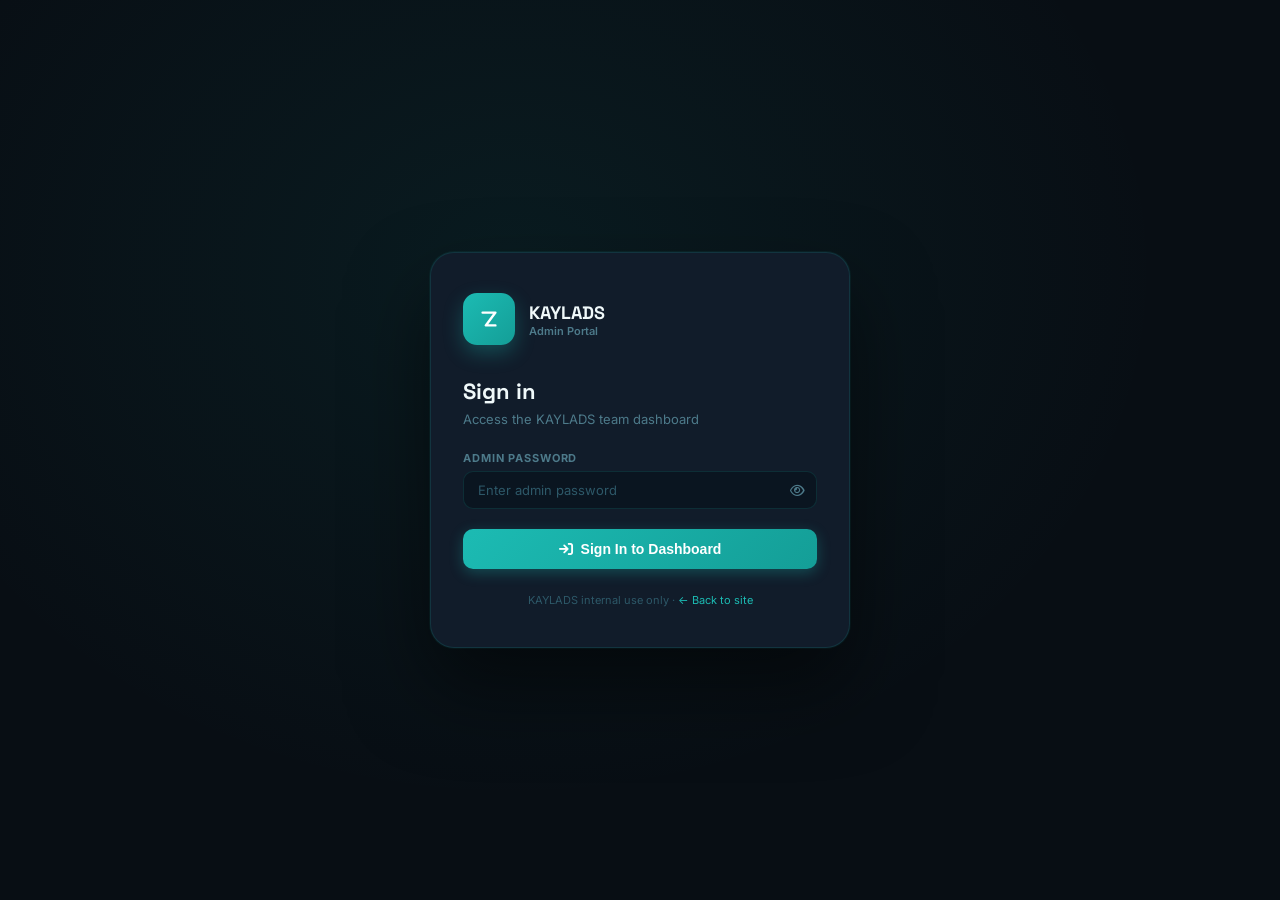
<file: admin.html>
<!DOCTYPE html>
<html lang="en" class="scroll-smooth">
<head>
    <meta charset="UTF-8">
    <meta name="viewport" content="width=device-width, initial-scale=1.0">
    <title>KAYLADS Admin Portal</title>
    <link rel="preconnect" href="https://fonts.googleapis.com">
    <link rel="preconnect" href="https://fonts.gstatic.com" crossorigin>
    <link href="https://fonts.googleapis.com/css2?family=Space+Grotesk:wght@400;500;600;700;800&family=Inter:wght@300;400;500;600;700;800&display=swap" rel="stylesheet">
    <link rel="stylesheet" href="https://cdnjs.cloudflare.com/ajax/libs/font-awesome/6.5.1/css/all.min.css">
    <style>
        *, *::before, *::after { box-sizing: border-box; margin: 0; padding: 0; }

        :root {
            --bg-base:    #080e14;
            --bg-surface: #0d1520;
            --bg-card:    #111c2a;
            --bg-input:   #0a1520;
            --border:     rgba(28,187,179,0.15);
            --border-hov: rgba(28,187,179,0.4);
            --teal:       #1cbbb3;
            --teal-dim:   #149e97;
            --teal-glow:  rgba(28,187,179,0.12);
            --accent:     #3ebbc0;
            --white:      #f0f9fa;
            --text-muted: #4d7a8a;
            --text-dim:   #2d5868;
            --red:        #e05c6a;
            --red-dim:    rgba(224,92,106,0.15);
            --green:      #4ade80;
            --green-dim:  rgba(74,222,128,0.12);
            --yellow:     #fbbf24;
            --mubaris:    #3b82f6;
            --mubaris-dim:rgba(59,130,246,0.12);
            --rasal:      #a855f7;
            --rasal-dim:  rgba(168,85,247,0.12);
        }

        html, body { height: 100%; font-family: 'Inter', sans-serif; background: var(--bg-base); color: var(--white); }
        .font-display { font-family: 'Space Grotesk', sans-serif; }

        /* ── Login Screen ── */
        #loginScreen {
            position: fixed; inset: 0; z-index: 9999;
            background: radial-gradient(ellipse at 40% 30%, rgba(28,187,179,0.08) 0%, transparent 60%), var(--bg-base);
            display: flex; align-items: center; justify-content: center; padding: 1rem;
        }
        .login-card {
            background: var(--bg-card);
            border: 1px solid var(--border);
            border-radius: 24px;
            padding: 2.5rem 2rem;
            width: 100%;
            max-width: 420px;
            box-shadow: 0 40px 80px rgba(0,0,0,0.5), 0 0 0 1px rgba(28,187,179,0.08);
        }
        .login-logo {
            width: 52px; height: 52px; border-radius: 14px;
            background: linear-gradient(135deg, var(--teal), var(--teal-dim));
            display: flex; align-items: center; justify-content: center;
            box-shadow: 0 8px 20px rgba(28,187,179,0.3);
        }

        /* ── Layout ── */
        #adminShell { display: flex; min-height: 100vh; }
        #sidebar {
            width: 240px; min-width: 240px; background: var(--bg-surface);
            border-right: 1px solid var(--border);
            display: flex; flex-direction: column;
            position: sticky; top: 0; height: 100vh; overflow-y: auto;
        }
        #mainArea { flex: 1; overflow-y: auto; background: var(--bg-base); }

        /* ── Sidebar ── */
        .sidebar-logo {
            padding: 1.5rem 1.25rem;
            border-bottom: 1px solid var(--border);
        }
        .sidebar-logo-badge {
            width: 34px; height: 34px; border-radius: 10px;
            background: linear-gradient(135deg, var(--teal), var(--teal-dim));
            display: flex; align-items: center; justify-content: center;
            box-shadow: 0 4px 12px rgba(28,187,179,0.25);
        }
        .nav-section-label {
            font-size: 9px; font-weight: 700; text-transform: uppercase;
            letter-spacing: 0.12em; color: var(--text-dim);
            padding: 0.75rem 1.25rem 0.375rem;
        }
        .nav-item {
            display: flex; align-items: center; gap: 0.75rem;
            padding: 0.625rem 1.25rem;
            font-size: 13px; font-weight: 500; color: var(--text-muted);
            cursor: pointer; transition: all 0.15s;
            border-left: 2px solid transparent;
            text-decoration: none;
        }
        .nav-item:hover { color: var(--white); background: rgba(28,187,179,0.06); border-left-color: rgba(28,187,179,0.3); }
        .nav-item.active { color: var(--teal); background: var(--teal-glow); border-left-color: var(--teal); }
        .nav-item .icon { width: 16px; text-align: center; font-size: 13px; }
        .sidebar-footer {
            margin-top: auto; padding: 1rem 1.25rem;
            border-top: 1px solid var(--border);
        }

        /* ── Content Area ── */
        .page-section { display: none; }
        .page-section.active { display: block; }
        .admin-header {
            padding: 1.5rem 2rem;
            border-bottom: 1px solid var(--border);
            background: var(--bg-surface);
            position: sticky; top: 0; z-index: 10;
            display: flex; align-items: center; justify-content: space-between;
        }

        /* ── Stat Cards ── */
        .stat-grid { display: grid; grid-template-columns: repeat(auto-fit, minmax(180px, 1fr)); gap: 1rem; }
        .stat-card {
            background: var(--bg-card); border: 1px solid var(--border);
            border-radius: 16px; padding: 1.25rem 1.5rem;
            transition: border-color 0.2s;
        }
        .stat-card:hover { border-color: var(--border-hov); }
        .stat-icon {
            width: 40px; height: 40px; border-radius: 12px;
            display: flex; align-items: center; justify-content: center;
            font-size: 16px; margin-bottom: 0.75rem;
        }
        .stat-value { font-size: 28px; font-weight: 800; font-family: 'Space Grotesk', sans-serif; line-height: 1; }
        .stat-label { font-size: 12px; color: var(--text-muted); margin-top: 0.375rem; }

        /* ── Project Cards ── */
        .project-card {
            background: var(--bg-card); border: 1px solid var(--border);
            border-radius: 16px; padding: 1rem 1.25rem;
            display: flex; align-items: flex-start; gap: 1rem;
            transition: all 0.2s;
        }
        .project-card:hover { border-color: var(--border-hov); background: rgba(17,28,42,0.9); }
        .project-icon {
            width: 42px; height: 42px; border-radius: 12px;
            display: flex; align-items: center; justify-content: center;
            font-size: 16px; flex-shrink: 0;
        }

        /* ── Pill Badges ── */
        .badge {
            display: inline-flex; align-items: center; gap: 4px;
            font-size: 10px; font-weight: 700; text-transform: uppercase;
            letter-spacing: 0.06em; border-radius: 20px;
            padding: 2px 8px; border: 1px solid;
        }
        .badge-teal   { color: var(--teal);    background: var(--teal-glow);   border-color: rgba(28,187,179,0.25); }
        .badge-mubaris{ color: var(--mubaris); background: var(--mubaris-dim); border-color: rgba(59,130,246,0.25); }
        .badge-rasal  { color: var(--rasal);   background: var(--rasal-dim);   border-color: rgba(168,85,247,0.25); }
        .badge-green  { color: var(--green);   background: var(--green-dim);   border-color: rgba(74,222,128,0.25); }
        .badge-yellow { color: var(--yellow);  background: rgba(251,191,36,0.1); border-color: rgba(251,191,36,0.25); }

        /* ── Form Inputs ── */
        .admin-input {
            width: 100%;
            background: var(--bg-input); border: 1px solid var(--border);
            border-radius: 10px; padding: 0.625rem 0.875rem;
            color: var(--white); font-size: 13px; font-family: 'Inter', sans-serif;
            outline: none; transition: border-color 0.2s;
        }
        .admin-input:focus { border-color: var(--teal); box-shadow: 0 0 0 3px rgba(28,187,179,0.1); }
        .admin-input::placeholder { color: var(--text-dim); }
        .admin-label {
            font-size: 11px; font-weight: 700; text-transform: uppercase;
            letter-spacing: 0.08em; color: var(--text-muted);
            display: block; margin-bottom: 0.375rem;
        }
        select.admin-input option { background: var(--bg-card); color: var(--white); }

        /* ── Buttons ── */
        .btn-primary {
            display: inline-flex; align-items: center; gap: 0.5rem;
            background: linear-gradient(135deg, var(--teal), var(--teal-dim));
            color: #fff; font-weight: 700; font-size: 13px;
            border: none; border-radius: 10px; padding: 0.625rem 1.25rem;
            cursor: pointer; transition: all 0.2s;
            box-shadow: 0 4px 14px rgba(28,187,179,0.3);
        }
        .btn-primary:hover { filter: brightness(1.1); transform: translateY(-1px); box-shadow: 0 6px 20px rgba(28,187,179,0.4); }
        .btn-danger {
            display: inline-flex; align-items: center; gap: 0.4rem;
            background: var(--red-dim); color: var(--red); font-size: 12px; font-weight: 600;
            border: 1px solid rgba(224,92,106,0.25); border-radius: 8px;
            padding: 0.375rem 0.625rem; cursor: pointer; transition: all 0.2s;
        }
        .btn-danger:hover { background: rgba(224,92,106,0.25); }
        .btn-ghost {
            display: inline-flex; align-items: center; gap: 0.5rem;
            background: transparent; color: var(--text-muted); font-size: 13px; font-weight: 600;
            border: 1px solid var(--border); border-radius: 10px;
            padding: 0.5rem 1rem; cursor: pointer; transition: all 0.2s;
        }
        .btn-ghost:hover { color: var(--white); border-color: var(--border-hov); }

        /* ── Form Panel ── */
        .add-panel {
            background: var(--bg-card); border: 1px solid var(--border);
            border-radius: 20px; padding: 1.75rem 1.5rem;
        }

        /* ── Tab bar ── */
        .tab-bar { display: flex; gap: 0.25rem; background: var(--bg-card); border: 1px solid var(--border); border-radius: 12px; padding: 4px; }
        .tab-btn {
            flex: 1; padding: 0.5rem 0.75rem; border-radius: 9px;
            font-size: 13px; font-weight: 600; cursor: pointer;
            background: transparent; border: none;
            color: var(--text-muted); transition: all 0.2s;
        }
        .tab-btn.active { background: var(--bg-surface); color: var(--white); box-shadow: 0 2px 8px rgba(0,0,0,0.3); }
        .tab-btn.mubaris.active { color: var(--mubaris); }
        .tab-btn.rasal.active   { color: var(--rasal); }

        /* ── Scrollbar ── */
        ::-webkit-scrollbar { width: 6px; height: 6px; }
        ::-webkit-scrollbar-track { background: var(--bg-base); }
        ::-webkit-scrollbar-thumb { background: var(--text-dim); border-radius: 4px; }

        /* ── Divider ── */
        .divider { border: none; border-top: 1px solid var(--border); margin: 1.5rem 0; }

        /* ── Responsive ── */
        @media (max-width: 768px) {
            #sidebar { width: 100%; min-width: 0; height: auto; position: relative; border-right: none; border-bottom: 1px solid var(--border); flex-direction: row; overflow-x: auto; }
            #adminShell { flex-direction: column; }
            .sidebar-logo { padding: 0.875rem 1rem; }
            .sidebar-footer { display: none; }
        }

        /* ── Toast ── */
        #toast {
            position: fixed; bottom: 1.5rem; right: 1.5rem; z-index: 9998;
            background: var(--bg-card); border: 1px solid var(--border);
            border-radius: 14px; padding: 0.875rem 1.25rem;
            display: flex; align-items: center; gap: 0.75rem;
            font-size: 13px; font-weight: 600; color: var(--white);
            box-shadow: 0 12px 40px rgba(0,0,0,0.5);
            transform: translateY(120%); transition: transform 0.3s;
        }
        #toast.show { transform: translateY(0); }
        #toast.success { border-color: rgba(74,222,128,0.4); }
        #toast.error   { border-color: rgba(224,92,106,0.4); }

        /* ── Activity feed ── */
        .activity-item { display: flex; align-items: flex-start; gap: 0.875rem; padding: 0.875rem 0; border-bottom: 1px solid rgba(28,187,179,0.08); }
        .activity-dot { width: 8px; height: 8px; border-radius: 50%; margin-top: 5px; flex-shrink: 0; }

        .section-content { padding: 2rem; max-width: 1100px; }

        .grid-2 { display: grid; grid-template-columns: 1fr 1fr; gap: 1.5rem; }
        @media (max-width: 860px) { .grid-2 { grid-template-columns: 1fr; } }
    </style>
</head>
<body>

<!-- ═══════════════════════════════════════════════════ -->
<!--  LOGIN SCREEN                                      -->
<!-- ═══════════════════════════════════════════════════ -->
<div id="loginScreen">
    <div class="login-card">
        <div style="display:flex;align-items:center;gap:0.875rem;margin-bottom:2rem;">
            <div class="login-logo">
                <svg viewBox="0 0 24 24" fill="none" style="width:22px;height:22px;">
                    <path d="M5 5H19L8.5 19H19" stroke="white" stroke-width="2.6" stroke-linecap="round" stroke-linejoin="round"/>
                </svg>
            </div>
            <div>
                <div class="font-display" style="font-weight:800;font-size:18px;color:#f0f9fa;">KAYLADS</div>
                <div style="font-size:11px;color:var(--text-muted);font-weight:600;">Admin Portal</div>
            </div>
        </div>

        <div style="margin-bottom:1.5rem;">
            <h1 class="font-display" style="font-size:22px;font-weight:800;color:var(--white);margin-bottom:0.375rem;">Sign in</h1>
            <p style="font-size:13px;color:var(--text-muted);">Access the KAYLADS team dashboard</p>
        </div>

        <form id="loginForm" onsubmit="handleLogin(event)" style="display:flex;flex-direction:column;gap:1rem;">
            <div>
                <label class="admin-label">Admin Password</label>
                <div style="position:relative;">
                    <input type="password" id="loginPass" class="admin-input" placeholder="Enter admin password" autocomplete="current-password" style="padding-right:2.5rem;">
                    <button type="button" onclick="togglePassVis()" style="position:absolute;right:0.75rem;top:50%;transform:translateY(-50%);background:none;border:none;color:var(--text-muted);cursor:pointer;">
                        <i id="passEyeIcon" class="fa-regular fa-eye" style="font-size:13px;"></i>
                    </button>
                </div>
            </div>
            <div id="loginError" style="display:none;color:var(--red);font-size:12px;font-weight:600;padding:0.5rem 0.75rem;background:var(--red-dim);border-radius:8px;">
                <i class="fa-solid fa-circle-exclamation mr-1"></i> Incorrect password. Try again.
            </div>
            <button type="submit" class="btn-primary" style="width:100%;justify-content:center;padding:0.75rem 1rem;font-size:14px;margin-top:0.25rem;">
                <i class="fa-solid fa-arrow-right-to-bracket"></i>
                <span>Sign In to Dashboard</span>
            </button>
        </form>

        <p style="margin-top:1.5rem;font-size:11px;color:var(--text-dim);text-align:center;">
            KAYLADS internal use only · <a href="/" style="color:var(--teal);text-decoration:none;">← Back to site</a>
        </p>
    </div>
</div>

<!-- ═══════════════════════════════════════════════════ -->
<!--  ADMIN SHELL                                       -->
<!-- ═══════════════════════════════════════════════════ -->
<div id="adminShell" style="display:none;">

    <!-- SIDEBAR -->
    <nav id="sidebar">
        <div class="sidebar-logo">
            <div style="display:flex;align-items:center;gap:0.75rem;">
                <div class="sidebar-logo-badge">
                    <svg viewBox="0 0 24 24" fill="none" style="width:16px;height:16px;">
                        <path d="M5 5H19L8.5 19H19" stroke="white" stroke-width="2.6" stroke-linecap="round" stroke-linejoin="round"/>
                    </svg>
                </div>
                <div>
                    <div class="font-display" style="font-size:15px;font-weight:800;color:var(--white);">KAYLADS</div>
                    <div style="font-size:10px;color:var(--text-dim);font-weight:600;">Admin Portal</div>
                </div>
            </div>
        </div>

        <div style="flex:1;padding:0.5rem 0;">
            <div class="nav-section-label">Navigation</div>
            <div class="nav-item active" onclick="showSection('dashboard',this)" data-section="dashboard">
                <span class="icon"><i class="fa-solid fa-chart-pie"></i></span>
                <span>Dashboard</span>
            </div>
            <div class="nav-item" onclick="showSection('mubaris',this)" data-section="mubaris">
                <span class="icon" style="color:var(--mubaris);"><i class="fa-solid fa-code"></i></span>
                <span>Mubaris — Web</span>
            </div>
            <div class="nav-item" onclick="showSection('rasal',this)" data-section="rasal">
                <span class="icon" style="color:var(--rasal);"><i class="fa-solid fa-video"></i></span>
                <span>Rasal — Media</span>
            </div>
            <div class="nav-item" onclick="showSection('allprojects',this)" data-section="allprojects">
                <span class="icon"><i class="fa-solid fa-folder-open"></i></span>
                <span>All Projects</span>
            </div>

            <div class="nav-section-label" style="margin-top:0.5rem;">Site</div>
            <a href="/" class="nav-item" target="_blank">
                <span class="icon"><i class="fa-solid fa-arrow-up-right-from-square"></i></span>
                <span>View Live Site</span>
            </a>
        </div>

        <div class="sidebar-footer">
            <button onclick="handleLogout()" class="btn-ghost" style="width:100%;justify-content:center;font-size:12px;padding:0.5rem;">
                <i class="fa-solid fa-right-from-bracket text-xs"></i>
                <span>Sign Out</span>
            </button>
        </div>
    </nav>

    <!-- MAIN AREA -->
    <div id="mainArea">

        <!-- ── DASHBOARD ── -->
        <div id="sec-dashboard" class="page-section active">
            <div class="admin-header">
                <div>
                    <h1 class="font-display" style="font-size:20px;font-weight:800;">Dashboard</h1>
                    <p style="font-size:12px;color:var(--text-muted);margin-top:2px;">Welcome back, KAYLADS team.</p>
                </div>
                <div style="display:flex;align-items:center;gap:0.75rem;">
                    <span id="dashDate" style="font-size:12px;color:var(--text-muted);"></span>
                    <span class="badge badge-green"><i class="fa-solid fa-circle" style="font-size:7px;"></i> Live</span>
                </div>
            </div>

            <div class="section-content">
                <!-- Stats -->
                <div class="stat-grid" style="margin-bottom:1.75rem;">
                    <div class="stat-card">
                        <div class="stat-icon" style="background:var(--teal-glow);color:var(--teal);">
                            <i class="fa-solid fa-folder"></i>
                        </div>
                        <div class="stat-value" id="statTotal" style="color:var(--teal);">0</div>
                        <div class="stat-label">Total Projects</div>
                    </div>
                    <div class="stat-card">
                        <div class="stat-icon" style="background:var(--mubaris-dim);color:var(--mubaris);">
                            <i class="fa-solid fa-code"></i>
                        </div>
                        <div class="stat-value" id="statMubaris" style="color:var(--mubaris);">0</div>
                        <div class="stat-label">Mubaris Projects</div>
                    </div>
                    <div class="stat-card">
                        <div class="stat-icon" style="background:var(--rasal-dim);color:var(--rasal);">
                            <i class="fa-solid fa-video"></i>
                        </div>
                        <div class="stat-value" id="statRasal" style="color:var(--rasal);">0</div>
                        <div class="stat-label">Rasal Projects</div>
                    </div>
                    <div class="stat-card">
                        <div class="stat-icon" style="background:var(--green-dim);color:var(--green);">
                            <i class="fa-solid fa-globe"></i>
                        </div>
                        <div class="stat-value" id="statLive" style="color:var(--green);">3</div>
                        <div class="stat-label">Live Deployments</div>
                    </div>
                </div>

                <!-- Two column: Recent + Activity -->
                <div class="grid-2">
                    <!-- Recent Projects -->
                    <div>
                        <h2 class="font-display" style="font-size:14px;font-weight:700;margin-bottom:1rem;color:var(--white);">Recent Projects</h2>
                        <div id="dashRecentList" style="display:flex;flex-direction:column;gap:0.625rem;">
                            <div style="font-size:13px;color:var(--text-dim);padding:1.5rem 0;text-align:center;">
                                <i class="fa-solid fa-folder-open" style="font-size:24px;display:block;margin-bottom:0.5rem;opacity:0.4;"></i>
                                No projects added yet. Use the sidebar to add work.
                            </div>
                        </div>
                    </div>

                    <!-- Quick Actions -->
                    <div>
                        <h2 class="font-display" style="font-size:14px;font-weight:700;margin-bottom:1rem;color:var(--white);">Quick Actions</h2>
                        <div style="display:flex;flex-direction:column;gap:0.625rem;">
                            <button onclick="showSection('mubaris',null)" style="background:var(--mubaris-dim);border:1px solid rgba(59,130,246,0.25);border-radius:14px;padding:1rem 1.25rem;cursor:pointer;text-align:left;transition:all 0.2s;" onmouseover="this.style.borderColor='rgba(59,130,246,0.5)'" onmouseout="this.style.borderColor='rgba(59,130,246,0.25)'">
                                <div style="display:flex;align-items:center;gap:0.75rem;margin-bottom:0.375rem;">
                                    <i class="fa-solid fa-code" style="color:var(--mubaris);font-size:14px;"></i>
                                    <span style="font-weight:700;font-size:14px;color:var(--white);">Add Mubaris Project</span>
                                </div>
                                <p style="font-size:12px;color:var(--text-muted);">Web apps, UI/UX, Supabase deployments</p>
                            </button>
                            <button onclick="showSection('rasal',null)" style="background:var(--rasal-dim);border:1px solid rgba(168,85,247,0.25);border-radius:14px;padding:1rem 1.25rem;cursor:pointer;text-align:left;transition:all 0.2s;" onmouseover="this.style.borderColor='rgba(168,85,247,0.5)'" onmouseout="this.style.borderColor='rgba(168,85,247,0.25)'">
                                <div style="display:flex;align-items:center;gap:0.75rem;margin-bottom:0.375rem;">
                                    <i class="fa-solid fa-video" style="color:var(--rasal);font-size:14px;"></i>
                                    <span style="font-weight:700;font-size:14px;color:var(--white);">Add Rasal Project</span>
                                </div>
                                <p style="font-size:12px;color:var(--text-muted);">Video production, branding, media campaigns</p>
                            </button>
                            <a href="/" target="_blank" style="background:var(--teal-glow);border:1px solid rgba(28,187,179,0.25);border-radius:14px;padding:1rem 1.25rem;text-decoration:none;display:block;transition:all 0.2s;" onmouseover="this.style.borderColor='rgba(28,187,179,0.5)'" onmouseout="this.style.borderColor='rgba(28,187,179,0.25)'">
                                <div style="display:flex;align-items:center;gap:0.75rem;margin-bottom:0.375rem;">
                                    <i class="fa-solid fa-arrow-up-right-from-square" style="color:var(--teal);font-size:14px;"></i>
                                    <span style="font-weight:700;font-size:14px;color:var(--white);">Preview Live Site</span>
                                </div>
                                <p style="font-size:12px;color:var(--text-muted);">See how projects appear on kaylads.vercel.app</p>
                            </a>
                        </div>
                    </div>
                </div>
            </div>
        </div>

        <!-- ── MUBARIS ── -->
        <div id="sec-mubaris" class="page-section">
            <div class="admin-header">
                <div style="display:flex;align-items:center;gap:0.875rem;">
                    <div style="width:36px;height:36px;background:var(--mubaris-dim);border-radius:10px;display:flex;align-items:center;justify-content:center;border:1px solid rgba(59,130,246,0.25);">
                        <i class="fa-solid fa-code" style="color:var(--mubaris);font-size:14px;"></i>
                    </div>
                    <div>
                        <h1 class="font-display" style="font-size:18px;font-weight:800;">Mubaris — Web Projects</h1>
                        <p style="font-size:12px;color:var(--text-muted);">Websites, web apps, UI/UX & Supabase deployments</p>
                    </div>
                </div>
            </div>

            <div class="section-content">
                <div class="grid-2">
                    <!-- Add Form -->
                    <div>
                        <h2 class="font-display" style="font-size:14px;font-weight:700;margin-bottom:1rem;color:var(--mubaris);">
                            <i class="fa-solid fa-plus mr-2"></i>Add New Project
                        </h2>
                        <div class="add-panel">
                            <form id="mubarisForm" onsubmit="handleAddProject(event,'mubaris')" style="display:flex;flex-direction:column;gap:1rem;">
                                <div>
                                    <label class="admin-label">Project Title *</label>
                                    <input type="text" name="title" class="admin-input" placeholder="e.g. Apex Fitness Dashboard" required>
                                </div>
                                <div>
                                    <label class="admin-label">Short Description *</label>
                                    <textarea name="description" class="admin-input" placeholder="Brief description of the project..." rows="3" required style="resize:vertical;"></textarea>
                                </div>
                                <div>
                                    <label class="admin-label">Live URL</label>
                                    <input type="url" name="url" class="admin-input" placeholder="https://yourproject.vercel.app">
                                </div>
                                <div>
                                    <label class="admin-label">Category</label>
                                    <select name="category" class="admin-input">
                                        <option value="Web App">Web App</option>
                                        <option value="Website">Website</option>
                                        <option value="UI/UX Design">UI/UX Design</option>
                                        <option value="Supabase System">Supabase System</option>
                                        <option value="E-commerce">E-commerce</option>
                                        <option value="Dashboard">Dashboard</option>
                                        <option value="Landing Page">Landing Page</option>
                                    </select>
                                </div>
                                <div>
                                    <label class="admin-label">Status</label>
                                    <select name="status" class="admin-input">
                                        <option value="live">✅ Live</option>
                                        <option value="upcoming">🔜 Upcoming</option>
                                        <option value="in-progress">⚙️ In Progress</option>
                                    </select>
                                </div>
                                <div>
                                    <label class="admin-label">Card Gradient (CSS)</label>
                                    <input type="text" name="gradient" class="admin-input" placeholder="linear-gradient(135deg, #3b82f6, #1d4ed8)" value="linear-gradient(135deg, #3b82f6 0%, #1d4ed8 50%, #1e3a8a 100%)">
                                </div>
                                <button type="submit" class="btn-primary" style="width:100%;justify-content:center;padding:0.75rem;">
                                    <i class="fa-solid fa-plus"></i>
                                    <span>Add to Portfolio</span>
                                </button>
                            </form>
                        </div>
                    </div>

                    <!-- Projects List -->
                    <div>
                        <h2 class="font-display" style="font-size:14px;font-weight:700;margin-bottom:1rem;color:var(--white);">
                            Mubaris Projects (<span id="mubarisCount">0</span>)
                        </h2>
                        <div id="mubarisProjectList" style="display:flex;flex-direction:column;gap:0.75rem;">
                            <div style="font-size:13px;color:var(--text-dim);padding:2rem 0;text-align:center;background:var(--bg-card);border:1px dashed var(--border);border-radius:14px;">
                                No projects yet — add your first one!
                            </div>
                        </div>
                    </div>
                </div>
            </div>
        </div>

        <!-- ── RASAL ── -->
        <div id="sec-rasal" class="page-section">
            <div class="admin-header">
                <div style="display:flex;align-items:center;gap:0.875rem;">
                    <div style="width:36px;height:36px;background:var(--rasal-dim);border-radius:10px;display:flex;align-items:center;justify-content:center;border:1px solid rgba(168,85,247,0.25);">
                        <i class="fa-solid fa-video" style="color:var(--rasal);font-size:14px;"></i>
                    </div>
                    <div>
                        <h1 class="font-display" style="font-size:18px;font-weight:800;">Rasal — Media Projects</h1>
                        <p style="font-size:12px;color:var(--text-muted);">Video production, brand identity & creative campaigns</p>
                    </div>
                </div>
            </div>

            <div class="section-content">
                <div class="grid-2">
                    <!-- Add Form -->
                    <div>
                        <h2 class="font-display" style="font-size:14px;font-weight:700;margin-bottom:1rem;color:var(--rasal);">
                            <i class="fa-solid fa-plus mr-2"></i>Add New Project
                        </h2>
                        <div class="add-panel">
                            <form id="rasalForm" onsubmit="handleAddProject(event,'rasal')" style="display:flex;flex-direction:column;gap:1rem;">
                                <div>
                                    <label class="admin-label">Project Title *</label>
                                    <input type="text" name="title" class="admin-input" placeholder="e.g. Luxe Cafe Brand Film" required>
                                </div>
                                <div>
                                    <label class="admin-label">Short Description *</label>
                                    <textarea name="description" class="admin-input" placeholder="Brief description of the project..." rows="3" required style="resize:vertical;"></textarea>
                                </div>
                                <div>
                                    <label class="admin-label">Live URL / Drive / Behance Link</label>
                                    <input type="url" name="url" class="admin-input" placeholder="https://drive.google.com/...">
                                </div>
                                <div>
                                    <label class="admin-label">Category</label>
                                    <select name="category" class="admin-input">
                                        <option value="Brand Film">Brand Film</option>
                                        <option value="Logo & Identity">Logo & Identity</option>
                                        <option value="AI Video">AI Video</option>
                                        <option value="Social Media Campaign">Social Media Campaign</option>
                                        <option value="Commercial Photography">Commercial Photography</option>
                                        <option value="Poster & Ad Design">Poster & Ad Design</option>
                                        <option value="Cinematic Reel">Cinematic Reel</option>
                                        <option value="Product Video">Product Video</option>
                                    </select>
                                </div>
                                <div>
                                    <label class="admin-label">Status</label>
                                    <select name="status" class="admin-input">
                                        <option value="live">✅ Delivered</option>
                                        <option value="upcoming">🔜 Upcoming</option>
                                        <option value="in-progress">⚙️ In Production</option>
                                    </select>
                                </div>
                                <div>
                                    <label class="admin-label">Card Gradient (CSS)</label>
                                    <input type="text" name="gradient" class="admin-input" placeholder="linear-gradient(135deg, #a855f7, #7c3aed)" value="linear-gradient(135deg, #a855f7 0%, #7c3aed 50%, #4c1d95 100%)">
                                </div>
                                <button type="submit" class="btn-primary" style="width:100%;justify-content:center;padding:0.75rem;background:linear-gradient(135deg,var(--rasal),#7c3aed);">
                                    <i class="fa-solid fa-plus"></i>
                                    <span>Add to Portfolio</span>
                                </button>
                            </form>
                        </div>
                    </div>

                    <!-- Projects List -->
                    <div>
                        <h2 class="font-display" style="font-size:14px;font-weight:700;margin-bottom:1rem;color:var(--white);">
                            Rasal Projects (<span id="rasalCount">0</span>)
                        </h2>
                        <div id="rasalProjectList" style="display:flex;flex-direction:column;gap:0.75rem;">
                            <div style="font-size:13px;color:var(--text-dim);padding:2rem 0;text-align:center;background:var(--bg-card);border:1px dashed var(--border);border-radius:14px;">
                                No projects yet — add your first one!
                            </div>
                        </div>
                    </div>
                </div>
            </div>
        </div>

        <!-- ── ALL PROJECTS ── -->
        <div id="sec-allprojects" class="page-section">
            <div class="admin-header">
                <div>
                    <h1 class="font-display" style="font-size:18px;font-weight:800;">All Projects</h1>
                    <p style="font-size:12px;color:var(--text-muted);">Complete overview of all portfolio entries</p>
                </div>
                <div style="display:flex;gap:0.5rem;">
                    <div class="tab-bar" style="border:none;background:transparent;padding:0;">
                        <button class="tab-btn active" onclick="filterProjects('all',this)">All</button>
                        <button class="tab-btn mubaris" onclick="filterProjects('mubaris',this)">Mubaris</button>
                        <button class="tab-btn rasal" onclick="filterProjects('rasal',this)">Rasal</button>
                    </div>
                </div>
            </div>

            <div class="section-content">
                <div id="allProjectsGrid" style="display:grid;grid-template-columns:repeat(auto-fill,minmax(300px,1fr));gap:1rem;">
                    <div style="font-size:13px;color:var(--text-dim);padding:3rem;text-align:center;grid-column:1/-1;background:var(--bg-card);border:1px dashed var(--border);border-radius:16px;">
                        <i class="fa-solid fa-folder-open" style="font-size:32px;display:block;margin-bottom:0.75rem;opacity:0.3;"></i>
                        No projects added yet.
                    </div>
                </div>
            </div>
        </div>

    </div><!-- /mainArea -->
</div><!-- /adminShell -->

<!-- Toast -->
<div id="toast">
    <i id="toastIcon" class="fa-solid fa-circle-check" style="color:var(--green);font-size:16px;"></i>
    <span id="toastMsg">Done!</span>
</div>

<script>
/* ══════════════════════════════════════════════════
   KAYLADS Admin Portal — Core Logic
══════════════════════════════════════════════════ */

const ADMIN_PASS   = 'kaylads2026';
const STORAGE_KEY  = 'kaylads_portfolio_v2';
const SESSION_KEY  = 'kaylads_admin_session';

/* ── Auth ── */
function handleLogin(e) {
    e.preventDefault();
    const pass = document.getElementById('loginPass').value;
    const err  = document.getElementById('loginError');
    if (pass === ADMIN_PASS) {
        sessionStorage.setItem(SESSION_KEY, '1');
        document.getElementById('loginScreen').style.display = 'none';
        document.getElementById('adminShell').style.display = 'flex';
        initDashboard();
    } else {
        err.style.display = 'block';
        document.getElementById('loginPass').value = '';
    }
}

function handleLogout() {
    sessionStorage.removeItem(SESSION_KEY);
    location.reload();
}

function togglePassVis() {
    const inp = document.getElementById('loginPass');
    const ico = document.getElementById('passEyeIcon');
    if (inp.type === 'password') {
        inp.type = 'text';
        ico.className = 'fa-regular fa-eye-slash';
    } else {
        inp.type = 'password';
        ico.className = 'fa-regular fa-eye';
    }
}

// Auto-login if session exists
if (sessionStorage.getItem(SESSION_KEY)) {
    document.getElementById('loginScreen').style.display = 'none';
    document.getElementById('adminShell').style.display = 'flex';
}

/* ── Navigation ── */
function showSection(name, el) {
    document.querySelectorAll('.page-section').forEach(s => s.classList.remove('active'));
    document.querySelectorAll('.nav-item').forEach(n => n.classList.remove('active'));
    document.getElementById('sec-' + name).classList.add('active');
    if (el) el.classList.add('active');
    else {
        const nav = document.querySelector(`[data-section="${name}"]`);
        if (nav) nav.classList.add('active');
    }
    if (name === 'dashboard') renderDashboard();
    if (name === 'mubaris')   renderPersonList('mubaris');
    if (name === 'rasal')     renderPersonList('rasal');
    if (name === 'allprojects') renderAllProjects('all');
}

/* ── Storage ── */
function getProjects() {
    try { return JSON.parse(localStorage.getItem(STORAGE_KEY) || '[]'); }
    catch(e) { return []; }
}
function saveProjects(list) {
    localStorage.setItem(STORAGE_KEY, JSON.stringify(list));
}

/* ── Add Project ── */
function handleAddProject(e, person) {
    e.preventDefault();
    const form = e.target;
    const fd   = new FormData(form);

    const project = {
        id:          'proj_' + Date.now() + '_' + Math.random().toString(36).substr(2,6),
        person:      person,
        title:       fd.get('title').trim(),
        description: fd.get('description').trim(),
        url:         fd.get('url').trim(),
        category:    fd.get('category'),
        status:      fd.get('status'),
        gradient:    fd.get('gradient').trim() || 'linear-gradient(135deg, #3b82f6, #1d4ed8)',
        createdAt:   new Date().toISOString()
    };

    const list = getProjects();
    list.unshift(project);
    saveProjects(list);

    form.reset();
    // restore gradient defaults
    const gradInput = form.querySelector('[name="gradient"]');
    if (gradInput) gradInput.value = person === 'mubaris'
        ? 'linear-gradient(135deg, #3b82f6 0%, #1d4ed8 50%, #1e3a8a 100%)'
        : 'linear-gradient(135deg, #a855f7 0%, #7c3aed 50%, #4c1d95 100%)';

    renderPersonList(person);
    renderDashboard();
    showToast('✅ Project added to portfolio!', 'success');
}

/* ── Delete Project ── */
function deleteProject(id) {
    if (!confirm('Remove this project from the portfolio?')) return;
    const list = getProjects().filter(p => p.id !== id);
    saveProjects(list);
    renderDashboard();
    renderPersonList('mubaris');
    renderPersonList('rasal');
    renderAllProjects(currentFilter);
    showToast('🗑️ Project removed.', 'error');
}

/* ── Render: Dashboard ── */
function initDashboard() {
    const d = new Date();
    const el = document.getElementById('dashDate');
    if (el) el.textContent = d.toLocaleDateString('en-IN', { weekday:'short', day:'numeric', month:'short', year:'numeric' });
    renderDashboard();
}

function renderDashboard() {
    const all      = getProjects();
    const mubaris  = all.filter(p => p.person === 'mubaris');
    const rasal    = all.filter(p => p.person === 'rasal');
    const live     = all.filter(p => p.status === 'live');

    document.getElementById('statTotal').textContent   = all.length + 3;   // +3 for hardcoded site projects
    document.getElementById('statMubaris').textContent = mubaris.length;
    document.getElementById('statRasal').textContent   = rasal.length;
    document.getElementById('statLive').textContent    = live.filter(p=>p.url).length + 3;

    // Recent list
    const container = document.getElementById('dashRecentList');
    if (!all.length) {
        container.innerHTML = `<div style="font-size:13px;color:var(--text-dim);padding:1.5rem 0;text-align:center;">
            <i class="fa-solid fa-folder-open" style="font-size:24px;display:block;margin-bottom:0.5rem;opacity:0.4;"></i>
            No projects added yet. Use the sidebar to add work.
        </div>`;
        return;
    }
    container.innerHTML = all.slice(0,6).map(p => `
        <div class="project-card">
            <div class="project-icon" style="background:${p.person==='mubaris'?'var(--mubaris-dim)':'var(--rasal-dim)'};">
                <i class="fa-solid ${p.person==='mubaris'?'fa-code':'fa-video'}" style="color:${p.person==='mubaris'?'var(--mubaris)':'var(--rasal)'};font-size:14px;"></i>
            </div>
            <div style="flex:1;min-width:0;">
                <div style="font-weight:700;font-size:13px;color:var(--white);white-space:nowrap;overflow:hidden;text-overflow:ellipsis;">${esc(p.title)}</div>
                <div style="font-size:11px;color:var(--text-muted);margin-top:2px;">${esc(p.category)} · ${new Date(p.createdAt).toLocaleDateString('en-IN',{day:'numeric',month:'short'})}</div>
            </div>
            <span class="badge ${p.person==='mubaris'?'badge-mubaris':'badge-rasal'}">${p.person.charAt(0).toUpperCase()+p.person.slice(1)}</span>
        </div>
    `).join('');
}

/* ── Render: Person List ── */
function renderPersonList(person) {
    const projects = getProjects().filter(p => p.person === person);
    const listEl   = document.getElementById(person + 'ProjectList');
    const countEl  = document.getElementById(person + 'Count');
    if (countEl) countEl.textContent = projects.length;
    if (!listEl) return;

    if (!projects.length) {
        listEl.innerHTML = `<div style="font-size:13px;color:var(--text-dim);padding:2rem 0;text-align:center;background:var(--bg-card);border:1px dashed var(--border);border-radius:14px;">No projects yet — add your first one!</div>`;
        return;
    }

    listEl.innerHTML = projects.map(p => `
        <div class="project-card">
            <div class="project-icon" style="background:${p.person==='mubaris'?'var(--mubaris-dim)':'var(--rasal-dim)'}; background:${p.gradient.replace(/,\s*[^,]+\s*\d+%\s*\)$/,')')};">
                <i class="fa-solid ${getCategoryIcon(p.category)}" style="color:#fff;font-size:14px;"></i>
            </div>
            <div style="flex:1;min-width:0;">
                <div style="font-weight:700;font-size:13px;color:var(--white);margin-bottom:2px;">${esc(p.title)}</div>
                <div style="font-size:11px;color:var(--text-muted);margin-bottom:6px;overflow:hidden;text-overflow:ellipsis;white-space:nowrap;">${esc(p.description)}</div>
                <div style="display:flex;gap:0.5rem;flex-wrap:wrap;align-items:center;">
                    <span class="badge badge-teal">${esc(p.category)}</span>
                    ${statusBadge(p.status)}
                    ${p.url ? `<a href="${esc(p.url)}" target="_blank" style="font-size:10px;color:var(--teal);text-decoration:none;font-weight:600;"><i class="fa-solid fa-arrow-up-right-from-square mr-1"></i>View</a>` : ''}
                </div>
            </div>
            <button onclick="deleteProject('${p.id}')" class="btn-danger" style="flex-shrink:0;align-self:flex-start;">
                <i class="fa-solid fa-trash-can"></i>
            </button>
        </div>
    `).join('');
}

/* ── Render: All Projects ── */
let currentFilter = 'all';
function renderAllProjects(filter) {
    currentFilter = filter;
    let projects = getProjects();
    if (filter !== 'all') projects = projects.filter(p => p.person === filter);
    const grid = document.getElementById('allProjectsGrid');
    if (!projects.length) {
        grid.innerHTML = `<div style="font-size:13px;color:var(--text-dim);padding:3rem;text-align:center;grid-column:1/-1;background:var(--bg-card);border:1px dashed var(--border);border-radius:16px;">
            <i class="fa-solid fa-folder-open" style="font-size:32px;display:block;margin-bottom:0.75rem;opacity:0.3;"></i>
            No projects found.
        </div>`;
        return;
    }
    grid.innerHTML = projects.map(p => `
        <div style="background:var(--bg-card);border:1px solid var(--border);border-radius:18px;overflow:hidden;transition:border-color 0.2s;" onmouseover="this.style.borderColor=getComputedStyle(document.documentElement).getPropertyValue('--border-hov')" onmouseout="this.style.borderColor=getComputedStyle(document.documentElement).getPropertyValue('--border')">
            <div style="height:110px;background:${esc(p.gradient)};display:flex;align-items:center;justify-content:center;position:relative;">
                <i class="fa-solid ${getCategoryIcon(p.category)}" style="color:rgba(255,255,255,0.9);font-size:32px;"></i>
                <span style="position:absolute;top:10px;right:10px;" class="badge ${p.person==='mubaris'?'badge-mubaris':'badge-rasal'}">${p.person.charAt(0).toUpperCase()+p.person.slice(1)}</span>
            </div>
            <div style="padding:1rem;">
                <div style="font-weight:700;font-size:14px;color:var(--white);margin-bottom:4px;">${esc(p.title)}</div>
                <div style="font-size:12px;color:var(--text-muted);margin-bottom:0.75rem;line-height:1.5;overflow:hidden;display:-webkit-box;-webkit-line-clamp:2;-webkit-box-orient:vertical;">${esc(p.description)}</div>
                <div style="display:flex;justify-content:space-between;align-items:center;flex-wrap:wrap;gap:0.5rem;">
                    <div style="display:flex;gap:0.4rem;flex-wrap:wrap;">
                        <span class="badge badge-teal">${esc(p.category)}</span>
                        ${statusBadge(p.status)}
                    </div>
                    <div style="display:flex;gap:0.4rem;">
                        ${p.url ? `<a href="${esc(p.url)}" target="_blank" class="btn-ghost" style="font-size:11px;padding:0.25rem 0.625rem;"><i class="fa-solid fa-arrow-up-right-from-square" style="font-size:10px;"></i></a>` : ''}
                        <button onclick="deleteProject('${p.id}')" class="btn-danger" style="font-size:11px;padding:0.25rem 0.625rem;"><i class="fa-solid fa-trash-can"></i></button>
                    </div>
                </div>
            </div>
        </div>
    `).join('');
}

function filterProjects(f, btn) {
    document.querySelectorAll('#sec-allprojects .tab-btn').forEach(b => b.classList.remove('active'));
    btn.classList.add('active');
    renderAllProjects(f);
}

/* ── Helpers ── */
function esc(str) {
    return (str||'').replace(/[&<>"']/g, m => ({'&':'&amp;','<':'&lt;','>':'&gt;','"':'&quot;',"'":'&#039;'})[m]);
}
function statusBadge(s) {
    if (s==='live')        return `<span class="badge badge-green">Live</span>`;
    if (s==='in-progress') return `<span class="badge badge-yellow">In Progress</span>`;
    return `<span class="badge" style="color:var(--text-muted);background:rgba(255,255,255,0.05);border-color:rgba(255,255,255,0.1);">Upcoming</span>`;
}
function getCategoryIcon(cat) {
    const map = {
        'Web App':'fa-globe','Website':'fa-browser','UI/UX Design':'fa-pen-nib',
        'Supabase System':'fa-database','E-commerce':'fa-cart-shopping',
        'Dashboard':'fa-chart-line','Landing Page':'fa-file-code',
        'Brand Film':'fa-clapperboard','Logo & Identity':'fa-signature',
        'AI Video':'fa-robot','Social Media Campaign':'fa-hashtag',
        'Commercial Photography':'fa-camera','Poster & Ad Design':'fa-image',
        'Cinematic Reel':'fa-film','Product Video':'fa-video'
    };
    return map[cat] || 'fa-folder';
}

let toastTimer;
function showToast(msg, type) {
    const toast = document.getElementById('toast');
    const icon  = document.getElementById('toastIcon');
    const text  = document.getElementById('toastMsg');
    text.textContent = msg;
    icon.style.color = type==='error' ? 'var(--red)' : 'var(--green)';
    icon.className = 'fa-solid ' + (type==='error' ? 'fa-trash-can' : 'fa-circle-check');
    toast.className = 'show ' + type;
    clearTimeout(toastTimer);
    toastTimer = setTimeout(() => toast.className = '', 3000);
}

/* ── Init ── */
document.addEventListener('DOMContentLoaded', () => {
    if (sessionStorage.getItem(SESSION_KEY)) initDashboard();
});
</script>
</body>
</html>
</file>
<file: style.css>
*, ::before, ::after{--tw-border-spacing-x:0;--tw-border-spacing-y:0;--tw-translate-x:0;--tw-translate-y:0;--tw-rotate:0;--tw-skew-x:0;--tw-skew-y:0;--tw-scale-x:1;--tw-scale-y:1;--tw-pan-x: ;--tw-pan-y: ;--tw-pinch-zoom: ;--tw-scroll-snap-strictness:proximity;--tw-gradient-from-position: ;--tw-gradient-via-position: ;--tw-gradient-to-position: ;--tw-ordinal: ;--tw-slashed-zero: ;--tw-numeric-figure: ;--tw-numeric-spacing: ;--tw-numeric-fraction: ;--tw-ring-inset: ;--tw-ring-offset-width:0px;--tw-ring-offset-color:#fff;--tw-ring-color:rgb(59 130 246 / 0.5);--tw-ring-offset-shadow:0 0 #0000;--tw-ring-shadow:0 0 #0000;--tw-shadow:0 0 #0000;--tw-shadow-colored:0 0 #0000;--tw-blur: ;--tw-brightness: ;--tw-contrast: ;--tw-grayscale: ;--tw-hue-rotate: ;--tw-invert: ;--tw-saturate: ;--tw-sepia: ;--tw-drop-shadow: ;--tw-backdrop-blur: ;--tw-backdrop-brightness: ;--tw-backdrop-contrast: ;--tw-backdrop-grayscale: ;--tw-backdrop-hue-rotate: ;--tw-backdrop-invert: ;--tw-backdrop-opacity: ;--tw-backdrop-saturate: ;--tw-backdrop-sepia: ;--tw-contain-size: ;--tw-contain-layout: ;--tw-contain-paint: ;--tw-contain-style: }::backdrop{--tw-border-spacing-x:0;--tw-border-spacing-y:0;--tw-translate-x:0;--tw-translate-y:0;--tw-rotate:0;--tw-skew-x:0;--tw-skew-y:0;--tw-scale-x:1;--tw-scale-y:1;--tw-pan-x: ;--tw-pan-y: ;--tw-pinch-zoom: ;--tw-scroll-snap-strictness:proximity;--tw-gradient-from-position: ;--tw-gradient-via-position: ;--tw-gradient-to-position: ;--tw-ordinal: ;--tw-slashed-zero: ;--tw-numeric-figure: ;--tw-numeric-spacing: ;--tw-numeric-fraction: ;--tw-ring-inset: ;--tw-ring-offset-width:0px;--tw-ring-offset-color:#fff;--tw-ring-color:rgb(59 130 246 / 0.5);--tw-ring-offset-shadow:0 0 #0000;--tw-ring-shadow:0 0 #0000;--tw-shadow:0 0 #0000;--tw-shadow-colored:0 0 #0000;--tw-blur: ;--tw-brightness: ;--tw-contrast: ;--tw-grayscale: ;--tw-hue-rotate: ;--tw-invert: ;--tw-saturate: ;--tw-sepia: ;--tw-drop-shadow: ;--tw-backdrop-blur: ;--tw-backdrop-brightness: ;--tw-backdrop-contrast: ;--tw-backdrop-grayscale: ;--tw-backdrop-hue-rotate: ;--tw-backdrop-invert: ;--tw-backdrop-opacity: ;--tw-backdrop-saturate: ;--tw-backdrop-sepia: ;--tw-contain-size: ;--tw-contain-layout: ;--tw-contain-paint: ;--tw-contain-style: }/* ! tailwindcss v3.4.17 | MIT License | https://tailwindcss.com */*,::after,::before{box-sizing:border-box;border-width:0;border-style:solid;border-color:#e5e7eb}::after,::before{--tw-content:''}:host,html{line-height:1.5;-webkit-text-size-adjust:100%;-moz-tab-size:4;tab-size:4;font-family:"Inter", sans-serif;font-feature-settings:normal;font-variation-settings:normal;-webkit-tap-highlight-color:transparent}body{margin:0;line-height:inherit}hr{height:0;color:inherit;border-top-width:1px}abbr:where([title]){-webkit-text-decoration:underline dotted;text-decoration:underline dotted}h1,h2,h3,h4,h5,h6{font-size:inherit;font-weight:inherit}a{color:inherit;text-decoration:inherit}b,strong{font-weight:bolder}code,kbd,pre,samp{font-family:ui-monospace, SFMono-Regular, Menlo, Monaco, Consolas, "Liberation Mono", "Courier New", monospace;font-feature-settings:normal;font-variation-settings:normal;font-size:1em}small{font-size:80%}sub,sup{font-size:75%;line-height:0;position:relative;vertical-align:baseline}sub{bottom:-.25em}sup{top:-.5em}table{text-indent:0;border-color:inherit;border-collapse:collapse}button,input,optgroup,select,textarea{font-family:inherit;font-feature-settings:inherit;font-variation-settings:inherit;font-size:100%;font-weight:inherit;line-height:inherit;letter-spacing:inherit;color:inherit;margin:0;padding:0}button,select{text-transform:none}button,input:where([type=button]),input:where([type=reset]),input:where([type=submit]){-webkit-appearance:button;background-color:transparent;background-image:none}:-moz-focusring{outline:auto}:-moz-ui-invalid{box-shadow:none}progress{vertical-align:baseline}::-webkit-inner-spin-button,::-webkit-outer-spin-button{height:auto}[type=search]{-webkit-appearance:textfield;outline-offset:-2px}::-webkit-search-decoration{-webkit-appearance:none}::-webkit-file-upload-button{-webkit-appearance:button;font:inherit}summary{display:list-item}blockquote,dd,dl,figure,h1,h2,h3,h4,h5,h6,hr,p,pre{margin:0}fieldset{margin:0;padding:0}legend{padding:0}menu,ol,ul{list-style:none;margin:0;padding:0}dialog{padding:0}textarea{resize:vertical}input::placeholder,textarea::placeholder{opacity:1;color:#9ca3af}[role=button],button{cursor:pointer}:disabled{cursor:default}audio,canvas,embed,iframe,img,object,svg,video{display:block;vertical-align:middle}img,video{max-width:100%;height:auto}[hidden]:where(:not([hidden=until-found])){display:none}.fixed{position:fixed}.absolute{position:absolute}.relative{position:relative}.inset-0{inset:0px}.bottom-0{bottom:0px}.left-0{left:0px}.right-0{right:0px}.top-0{top:0px}.top-10{top:2.5rem}.z-10{z-index:10}.z-50{z-index:50}.mx-auto{margin-left:auto;margin-right:auto}.mb-1{margin-bottom:0.25rem}.mb-12{margin-bottom:3rem}.mb-16{margin-bottom:4rem}.mb-2{margin-bottom:0.5rem}.mb-3{margin-bottom:0.75rem}.mb-5{margin-bottom:1.25rem}.mb-6{margin-bottom:1.5rem}.ml-0\.5{margin-left:0.125rem}.ml-4{margin-left:1rem}.ml-auto{margin-left:auto}.mr-1{margin-right:0.25rem}.mr-2{margin-right:0.5rem}.mt-0\.5{margin-top:0.125rem}.block{display:block}.inline-block{display:inline-block}.flex{display:flex}.inline-flex{display:inline-flex}.grid{display:grid}.hidden{display:none}.h-12{height:3rem}.h-2{height:0.5rem}.h-3{height:0.75rem}.h-60{height:15rem}.h-9{height:2.25rem}.h-\[400px\]{height:400px}.h-\[450px\]{height:450px}.h-full{height:100%}.w-12{width:3rem}.w-2{width:0.5rem}.w-3{width:0.75rem}.w-9{width:2.25rem}.w-\[400px\]{width:400px}.w-\[450px\]{width:450px}.w-full{width:100%}.max-w-3xl{max-width:48rem}.max-w-4xl{max-width:56rem}.max-w-5xl{max-width:64rem}.max-w-7xl{max-width:80rem}.max-w-xs{max-width:20rem}.flex-shrink-0{flex-shrink:0}.shrink-0{flex-shrink:0}@keyframes pulse{50%{opacity:.5}}.animate-pulse{animation:pulse 2s cubic-bezier(0.4, 0, 0.6, 1) infinite}.cursor-pointer{cursor:pointer}.resize-none{resize:none}.grid-cols-1{grid-template-columns:repeat(1, minmax(0, 1fr))}.flex-col{flex-direction:column}.flex-wrap{flex-wrap:wrap}.items-start{align-items:flex-start}.items-center{align-items:center}.items-stretch{align-items:stretch}.justify-center{justify-content:center}.justify-between{justify-content:space-between}.gap-0{gap:0px}.gap-1\.5{gap:0.375rem}.gap-12{gap:3rem}.gap-2{gap:0.5rem}.gap-2\.5{gap:0.625rem}.gap-3{gap:0.75rem}.gap-3\.5{gap:0.875rem}.gap-4{gap:1rem}.gap-5{gap:1.25rem}.gap-6{gap:1.5rem}.gap-7{gap:1.75rem}.gap-8{gap:2rem}.space-y-1 > :not([hidden]) ~ :not([hidden]){--tw-space-y-reverse:0;margin-top:calc(0.25rem * calc(1 - var(--tw-space-y-reverse)));margin-bottom:calc(0.25rem * var(--tw-space-y-reverse))}.space-y-1\.5 > :not([hidden]) ~ :not([hidden]){--tw-space-y-reverse:0;margin-top:calc(0.375rem * calc(1 - var(--tw-space-y-reverse)));margin-bottom:calc(0.375rem * var(--tw-space-y-reverse))}.space-y-3 > :not([hidden]) ~ :not([hidden]){--tw-space-y-reverse:0;margin-top:calc(0.75rem * calc(1 - var(--tw-space-y-reverse)));margin-bottom:calc(0.75rem * var(--tw-space-y-reverse))}.space-y-4 > :not([hidden]) ~ :not([hidden]){--tw-space-y-reverse:0;margin-top:calc(1rem * calc(1 - var(--tw-space-y-reverse)));margin-bottom:calc(1rem * var(--tw-space-y-reverse))}.space-y-5 > :not([hidden]) ~ :not([hidden]){--tw-space-y-reverse:0;margin-top:calc(1.25rem * calc(1 - var(--tw-space-y-reverse)));margin-bottom:calc(1.25rem * var(--tw-space-y-reverse))}.space-y-6 > :not([hidden]) ~ :not([hidden]){--tw-space-y-reverse:0;margin-top:calc(1.5rem * calc(1 - var(--tw-space-y-reverse)));margin-bottom:calc(1.5rem * var(--tw-space-y-reverse))}.space-y-7 > :not([hidden]) ~ :not([hidden]){--tw-space-y-reverse:0;margin-top:calc(1.75rem * calc(1 - var(--tw-space-y-reverse)));margin-bottom:calc(1.75rem * var(--tw-space-y-reverse))}.overflow-hidden{overflow:hidden}.scroll-smooth{scroll-behavior:smooth}.rounded-2xl{border-radius:1rem}.rounded-3xl{border-radius:1.5rem}.rounded-full{border-radius:9999px}.rounded-xl{border-radius:0.75rem}.border{border-width:1px}.border-t{border-top-width:1px}.border-amber-300\/35{border-color:rgb(252 211 77 / 0.35)}.border-emerald-200\/60{border-color:rgb(167 243 208 / 0.6)}.border-slate-200{--tw-border-opacity:1;border-color:rgb(191 224 232 / var(--tw-border-opacity, 1))}.border-slate-200\/80{border-color:rgb(191 224 232 / 0.8)}.border-teal-200{--tw-border-opacity:1;border-color:rgb(171 209 220 / var(--tw-border-opacity, 1))}.border-teal-200\/60{border-color:rgb(171 209 220 / 0.6)}.border-teal-200\/80{border-color:rgb(171 209 220 / 0.8)}.border-teal-300\/40{border-color:rgb(111 200 203 / 0.4)}.border-teal-700\/60{border-color:rgb(13 128 122 / 0.6)}.border-teal-800{--tw-border-opacity:1;border-color:rgb(10 99 94 / var(--tw-border-opacity, 1))}.border-violet-200{--tw-border-opacity:1;border-color:rgb(171 209 220 / var(--tw-border-opacity, 1))}.border-white\/30{border-color:rgb(255 255 255 / 0.3)}.border-white\/80{border-color:rgb(255 255 255 / 0.8)}.bg-amber-400{--tw-bg-opacity:1;background-color:rgb(251 191 36 / var(--tw-bg-opacity, 1))}.bg-amber-400\/25{background-color:rgb(251 191 36 / 0.25)}.bg-emerald-400{--tw-bg-opacity:1;background-color:rgb(52 211 153 / var(--tw-bg-opacity, 1))}.bg-emerald-50{--tw-bg-opacity:1;background-color:rgb(236 253 245 / var(--tw-bg-opacity, 1))}.bg-green-100{--tw-bg-opacity:1;background-color:rgb(220 252 231 / var(--tw-bg-opacity, 1))}.bg-green-500{--tw-bg-opacity:1;background-color:rgb(34 197 94 / var(--tw-bg-opacity, 1))}.bg-red-500{--tw-bg-opacity:1;background-color:rgb(239 68 68 / var(--tw-bg-opacity, 1))}.bg-slate-100{--tw-bg-opacity:1;background-color:rgb(207 230 236 / var(--tw-bg-opacity, 1))}.bg-teal-100{--tw-bg-opacity:1;background-color:rgb(224 243 245 / var(--tw-bg-opacity, 1))}.bg-teal-100\/70{background-color:rgb(224 243 245 / 0.7)}.bg-teal-50\/80{background-color:rgb(240 249 250 / 0.8)}.bg-violet-100{--tw-bg-opacity:1;background-color:rgb(224 243 245 / var(--tw-bg-opacity, 1))}.bg-violet-300{--tw-bg-opacity:1;background-color:rgb(111 200 203 / var(--tw-bg-opacity, 1))}.bg-violet-400{--tw-bg-opacity:1;background-color:rgb(62 187 192 / var(--tw-bg-opacity, 1))}.bg-white{--tw-bg-opacity:1;background-color:rgb(255 255 255 / var(--tw-bg-opacity, 1))}.bg-white\/20{background-color:rgb(255 255 255 / 0.2)}.bg-yellow-400{--tw-bg-opacity:1;background-color:rgb(250 204 21 / var(--tw-bg-opacity, 1))}.bg-gradient-to-br{background-image:linear-gradient(to bottom right, var(--tw-gradient-stops))}.bg-gradient-to-t{background-image:linear-gradient(to top, var(--tw-gradient-stops))}.from-black\/85{--tw-gradient-from:rgb(0 0 0 / 0.85) var(--tw-gradient-from-position);--tw-gradient-to:rgb(0 0 0 / 0) var(--tw-gradient-to-position);--tw-gradient-stops:var(--tw-gradient-from), var(--tw-gradient-to)}.from-rose-500{--tw-gradient-from:#f43f5e var(--tw-gradient-from-position);--tw-gradient-to:rgb(244 63 94 / 0) var(--tw-gradient-to-position);--tw-gradient-stops:var(--tw-gradient-from), var(--tw-gradient-to)}.from-violet-600{--tw-gradient-from:#149e97 var(--tw-gradient-from-position);--tw-gradient-to:rgb(20 158 151 / 0) var(--tw-gradient-to-position);--tw-gradient-stops:var(--tw-gradient-from), var(--tw-gradient-to)}.via-black\/40{--tw-gradient-to:rgb(0 0 0 / 0)  var(--tw-gradient-to-position);--tw-gradient-stops:var(--tw-gradient-from), rgb(0 0 0 / 0.4) var(--tw-gradient-via-position), var(--tw-gradient-to)}.via-pink-600{--tw-gradient-to:rgb(219 39 119 / 0)  var(--tw-gradient-to-position);--tw-gradient-stops:var(--tw-gradient-from), #db2777 var(--tw-gradient-via-position), var(--tw-gradient-to)}.via-violet-700{--tw-gradient-to:rgb(13 128 122 / 0)  var(--tw-gradient-to-position);--tw-gradient-stops:var(--tw-gradient-from), #0d807a var(--tw-gradient-via-position), var(--tw-gradient-to)}.to-black\/25{--tw-gradient-to:rgb(0 0 0 / 0.25) var(--tw-gradient-to-position)}.to-pink-700{--tw-gradient-to:#be185d var(--tw-gradient-to-position)}.to-violet-900{--tw-gradient-to:#084945 var(--tw-gradient-to-position)}.bg-cover{background-size:cover}.bg-center{background-position:center}.object-contain{object-fit:contain}.p-1{padding:0.25rem}.p-1\.5{padding:0.375rem}.p-2\.5{padding:0.625rem}.p-4{padding:1rem}.p-6{padding:1.5rem}.p-7{padding:1.75rem}.p-8{padding:2rem}.px-2{padding-left:0.5rem;padding-right:0.5rem}.px-2\.5{padding-left:0.625rem;padding-right:0.625rem}.px-3{padding-left:0.75rem;padding-right:0.75rem}.px-4{padding-left:1rem;padding-right:1rem}.px-5{padding-left:1.25rem;padding-right:1.25rem}.px-6{padding-left:1.5rem;padding-right:1.5rem}.px-7{padding-left:1.75rem;padding-right:1.75rem}.px-8{padding-left:2rem;padding-right:2rem}.py-0\.5{padding-top:0.125rem;padding-bottom:0.125rem}.py-1{padding-top:0.25rem;padding-bottom:0.25rem}.py-1\.5{padding-top:0.375rem;padding-bottom:0.375rem}.py-12{padding-top:3rem;padding-bottom:3rem}.py-2{padding-top:0.5rem;padding-bottom:0.5rem}.py-2\.5{padding-top:0.625rem;padding-bottom:0.625rem}.py-24{padding-top:6rem;padding-bottom:6rem}.py-3{padding-top:0.75rem;padding-bottom:0.75rem}.py-3\.5{padding-top:0.875rem;padding-bottom:0.875rem}.py-4{padding-top:1rem;padding-bottom:1rem}.py-5{padding-top:1.25rem;padding-bottom:1.25rem}.pb-20{padding-bottom:5rem}.pt-1{padding-top:0.25rem}.pt-12{padding-top:3rem}.pt-2{padding-top:0.5rem}.pt-32{padding-top:8rem}.pt-4{padding-top:1rem}.pt-6{padding-top:1.5rem}.text-center{text-align:center}.font-display{font-family:"Space Grotesk", sans-serif}.font-mono{font-family:ui-monospace, SFMono-Regular, Menlo, Monaco, Consolas, "Liberation Mono", "Courier New", monospace}.text-2xl{font-size:1.5rem;line-height:2rem}.text-3xl{font-size:1.875rem;line-height:2.25rem}.text-4xl{font-size:2.25rem;line-height:2.5rem}.text-\[10px\]{font-size:10px}.text-\[11px\]{font-size:11px}.text-\[9px\]{font-size:9px}.text-base{font-size:1rem;line-height:1.5rem}.text-lg{font-size:1.125rem;line-height:1.75rem}.text-sm{font-size:0.875rem;line-height:1.25rem}.text-xl{font-size:1.25rem;line-height:1.75rem}.text-xs{font-size:0.75rem;line-height:1rem}.font-bold{font-weight:700}.font-extrabold{font-weight:800}.font-medium{font-weight:500}.font-normal{font-weight:400}.font-semibold{font-weight:600}.uppercase{text-transform:uppercase}.leading-\[1\.08\]{line-height:1.08}.leading-\[1\.12\]{line-height:1.12}.leading-none{line-height:1}.leading-relaxed{line-height:1.625}.leading-tight{line-height:1.25}.tracking-tight{letter-spacing:-0.025em}.tracking-wide{letter-spacing:0.025em}.tracking-wider{letter-spacing:0.05em}.tracking-widest{letter-spacing:0.1em}.text-amber-100{--tw-text-opacity:1;color:rgb(254 243 199 / var(--tw-text-opacity, 1))}.text-amber-200{--tw-text-opacity:1;color:rgb(253 230 138 / var(--tw-text-opacity, 1))}.text-amber-600{--tw-text-opacity:1;color:rgb(217 119 6 / var(--tw-text-opacity, 1))}.text-emerald-300{--tw-text-opacity:1;color:rgb(110 231 183 / var(--tw-text-opacity, 1))}.text-emerald-600{--tw-text-opacity:1;color:rgb(5 150 105 / var(--tw-text-opacity, 1))}.text-emerald-700{--tw-text-opacity:1;color:rgb(4 120 87 / var(--tw-text-opacity, 1))}.text-green-600{--tw-text-opacity:1;color:rgb(22 163 74 / var(--tw-text-opacity, 1))}.text-green-700{--tw-text-opacity:1;color:rgb(21 128 61 / var(--tw-text-opacity, 1))}.text-pink-100{--tw-text-opacity:1;color:rgb(252 231 243 / var(--tw-text-opacity, 1))}.text-slate-300{--tw-text-opacity:1;color:rgb(171 209 220 / var(--tw-text-opacity, 1))}.text-slate-400{--tw-text-opacity:1;color:rgb(113 200 204 / var(--tw-text-opacity, 1))}.text-slate-500{--tw-text-opacity:1;color:rgb(67 120 124 / var(--tw-text-opacity, 1))}.text-slate-600{--tw-text-opacity:1;color:rgb(43 88 92 / var(--tw-text-opacity, 1))}.text-slate-700{--tw-text-opacity:1;color:rgb(29 66 69 / var(--tw-text-opacity, 1))}.text-slate-800{--tw-text-opacity:1;color:rgb(18 48 50 / var(--tw-text-opacity, 1))}.text-slate-900{--tw-text-opacity:1;color:rgb(7 38 36 / var(--tw-text-opacity, 1))}.text-teal-100{--tw-text-opacity:1;color:rgb(224 243 245 / var(--tw-text-opacity, 1))}.text-teal-200{--tw-text-opacity:1;color:rgb(171 209 220 / var(--tw-text-opacity, 1))}.text-teal-600{--tw-text-opacity:1;color:rgb(20 158 151 / var(--tw-text-opacity, 1))}.text-teal-700{--tw-text-opacity:1;color:rgb(13 128 122 / var(--tw-text-opacity, 1))}.text-teal-800{--tw-text-opacity:1;color:rgb(10 99 94 / var(--tw-text-opacity, 1))}.text-teal-900{--tw-text-opacity:1;color:rgb(8 73 69 / var(--tw-text-opacity, 1))}.text-teal-950{--tw-text-opacity:1;color:rgb(4 47 46 / var(--tw-text-opacity, 1))}.text-violet-100{--tw-text-opacity:1;color:rgb(224 243 245 / var(--tw-text-opacity, 1))}.text-violet-600{--tw-text-opacity:1;color:rgb(20 158 151 / var(--tw-text-opacity, 1))}.text-violet-700{--tw-text-opacity:1;color:rgb(13 128 122 / var(--tw-text-opacity, 1))}.text-white{--tw-text-opacity:1;color:rgb(255 255 255 / var(--tw-text-opacity, 1))}.text-white\/80{color:rgb(255 255 255 / 0.8)}.underline{-webkit-text-decoration-line:underline;text-decoration-line:underline}.opacity-15{opacity:0.15}.opacity-40{opacity:0.4}.shadow-2xl{--tw-shadow:0 25px 50px -12px rgb(0 0 0 / 0.25);--tw-shadow-colored:0 25px 50px -12px var(--tw-shadow-color);box-shadow:var(--tw-ring-offset-shadow, 0 0 #0000), var(--tw-ring-shadow, 0 0 #0000), var(--tw-shadow)}.shadow-lg{--tw-shadow:0 10px 15px -3px rgb(0 0 0 / 0.1), 0 4px 6px -4px rgb(0 0 0 / 0.1);--tw-shadow-colored:0 10px 15px -3px var(--tw-shadow-color), 0 4px 6px -4px var(--tw-shadow-color);box-shadow:var(--tw-ring-offset-shadow, 0 0 #0000), var(--tw-ring-shadow, 0 0 #0000), var(--tw-shadow)}.shadow-xl{--tw-shadow:0 20px 25px -5px rgb(0 0 0 / 0.1), 0 8px 10px -6px rgb(0 0 0 / 0.1);--tw-shadow-colored:0 20px 25px -5px var(--tw-shadow-color), 0 8px 10px -6px var(--tw-shadow-color);box-shadow:var(--tw-ring-offset-shadow, 0 0 #0000), var(--tw-ring-shadow, 0 0 #0000), var(--tw-shadow)}.backdrop-blur-xl{--tw-backdrop-blur:blur(24px);-webkit-backdrop-filter:var(--tw-backdrop-blur) var(--tw-backdrop-brightness) var(--tw-backdrop-contrast) var(--tw-backdrop-grayscale) var(--tw-backdrop-hue-rotate) var(--tw-backdrop-invert) var(--tw-backdrop-opacity) var(--tw-backdrop-saturate) var(--tw-backdrop-sepia);backdrop-filter:var(--tw-backdrop-blur) var(--tw-backdrop-brightness) var(--tw-backdrop-contrast) var(--tw-backdrop-grayscale) var(--tw-backdrop-hue-rotate) var(--tw-backdrop-invert) var(--tw-backdrop-opacity) var(--tw-backdrop-saturate) var(--tw-backdrop-sepia)}.transition{transition-property:color, background-color, border-color, fill, stroke, opacity, box-shadow, transform, filter, -webkit-text-decoration-color, -webkit-backdrop-filter;transition-property:color, background-color, border-color, text-decoration-color, fill, stroke, opacity, box-shadow, transform, filter, backdrop-filter;transition-property:color, background-color, border-color, text-decoration-color, fill, stroke, opacity, box-shadow, transform, filter, backdrop-filter, -webkit-text-decoration-color, -webkit-backdrop-filter;transition-timing-function:cubic-bezier(0.4, 0, 0.2, 1);transition-duration:150ms}.transition-all{transition-property:all;transition-timing-function:cubic-bezier(0.4, 0, 0.2, 1);transition-duration:150ms}.transition-transform{transition-property:transform;transition-timing-function:cubic-bezier(0.4, 0, 0.2, 1);transition-duration:150ms}.duration-500{transition-duration:500ms}.hover\:border-violet-300:hover{--tw-border-opacity:1;border-color:rgb(111 200 203 / var(--tw-border-opacity, 1))}.hover\:bg-emerald-100:hover{--tw-bg-opacity:1;background-color:rgb(209 250 229 / var(--tw-bg-opacity, 1))}.hover\:bg-emerald-50:hover{--tw-bg-opacity:1;background-color:rgb(236 253 245 / var(--tw-bg-opacity, 1))}.hover\:bg-slate-50:hover{--tw-bg-opacity:1;background-color:rgb(220 238 242 / var(--tw-bg-opacity, 1))}.hover\:text-black:hover{--tw-text-opacity:1;color:rgb(0 0 0 / var(--tw-text-opacity, 1))}.hover\:text-emerald-700:hover{--tw-text-opacity:1;color:rgb(4 120 87 / var(--tw-text-opacity, 1))}.hover\:text-green-600:hover{--tw-text-opacity:1;color:rgb(22 163 74 / var(--tw-text-opacity, 1))}.hover\:text-teal-900:hover{--tw-text-opacity:1;color:rgb(8 73 69 / var(--tw-text-opacity, 1))}.hover\:text-violet-600:hover{--tw-text-opacity:1;color:rgb(20 158 151 / var(--tw-text-opacity, 1))}.hover\:text-violet-700:hover{--tw-text-opacity:1;color:rgb(13 128 122 / var(--tw-text-opacity, 1))}.hover\:text-violet-900:hover{--tw-text-opacity:1;color:rgb(8 73 69 / var(--tw-text-opacity, 1))}.hover\:text-white:hover{--tw-text-opacity:1;color:rgb(255 255 255 / var(--tw-text-opacity, 1))}.hover\:shadow-xl:hover{--tw-shadow:0 20px 25px -5px rgb(0 0 0 / 0.1), 0 8px 10px -6px rgb(0 0 0 / 0.1);--tw-shadow-colored:0 20px 25px -5px var(--tw-shadow-color), 0 8px 10px -6px var(--tw-shadow-color);box-shadow:var(--tw-ring-offset-shadow, 0 0 #0000), var(--tw-ring-shadow, 0 0 #0000), var(--tw-shadow)}.group:hover .group-hover\:translate-x-1{--tw-translate-x:0.25rem;transform:translate(var(--tw-translate-x), var(--tw-translate-y)) rotate(var(--tw-rotate)) skewX(var(--tw-skew-x)) skewY(var(--tw-skew-y)) scaleX(var(--tw-scale-x)) scaleY(var(--tw-scale-y))}.group:hover .group-hover\:scale-105{--tw-scale-x:1.05;--tw-scale-y:1.05;transform:translate(var(--tw-translate-x), var(--tw-translate-y)) rotate(var(--tw-rotate)) skewX(var(--tw-skew-x)) skewY(var(--tw-skew-y)) scaleX(var(--tw-scale-x)) scaleY(var(--tw-scale-y))}.group:hover .group-hover\:brightness-105{--tw-brightness:brightness(1.05);filter:var(--tw-blur) var(--tw-brightness) var(--tw-contrast) var(--tw-grayscale) var(--tw-hue-rotate) var(--tw-invert) var(--tw-saturate) var(--tw-sepia) var(--tw-drop-shadow)}@media (min-width: 640px){.sm\:inline{display:inline}.sm\:inline-flex{display:inline-flex}.sm\:w-auto{width:auto}.sm\:grid-cols-2{grid-template-columns:repeat(2, minmax(0, 1fr))}.sm\:flex-row{flex-direction:row}.sm\:p-10{padding:2.5rem}.sm\:p-8{padding:2rem}.sm\:px-6{padding-left:1.5rem;padding-right:1.5rem}.sm\:text-3xl{font-size:1.875rem;line-height:2.25rem}.sm\:text-5xl{font-size:3rem;line-height:1}.sm\:text-6xl{font-size:3.75rem;line-height:1}.sm\:text-base{font-size:1rem;line-height:1.5rem}.sm\:text-lg{font-size:1.125rem;line-height:1.75rem}.sm\:text-sm{font-size:0.875rem;line-height:1.25rem}}@media (min-width: 768px){.md\:flex{display:flex}.md\:hidden{display:none}.md\:grid-cols-2{grid-template-columns:repeat(2, minmax(0, 1fr))}.md\:pb-28{padding-bottom:7rem}.md\:pt-44{padding-top:11rem}}@media (min-width: 1024px){.lg\:col-span-5{grid-column:span 5 / span 5}.lg\:col-span-7{grid-column:span 7 / span 7}.lg\:grid-cols-12{grid-template-columns:repeat(12, minmax(0, 1fr))}.lg\:grid-cols-2{grid-template-columns:repeat(2, minmax(0, 1fr))}.lg\:gap-10{gap:2.5rem}.lg\:px-8{padding-left:2rem;padding-right:2rem}.lg\:text-6xl{font-size:3.75rem;line-height:1}.lg\:text-7xl{font-size:4.5rem;line-height:1}.lg\:text-xl{font-size:1.25rem;line-height:1.75rem}}
</file>
